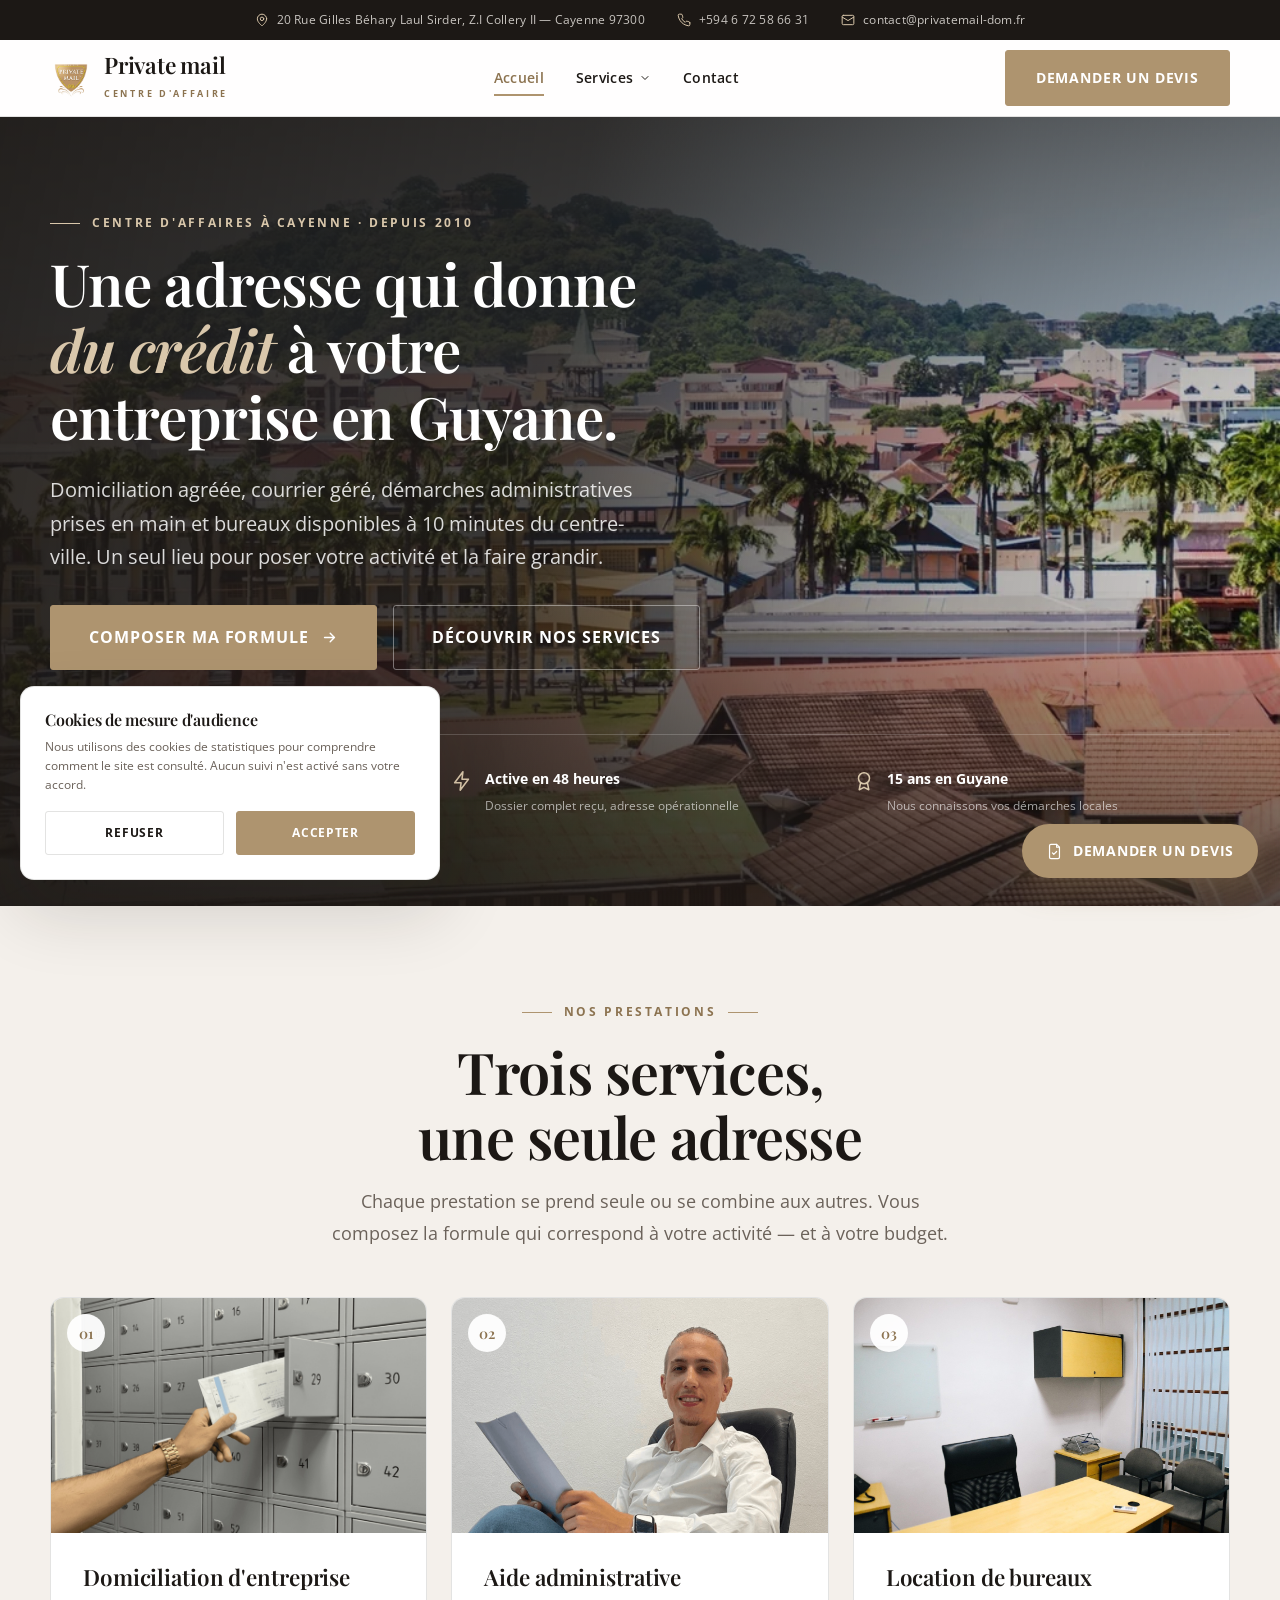
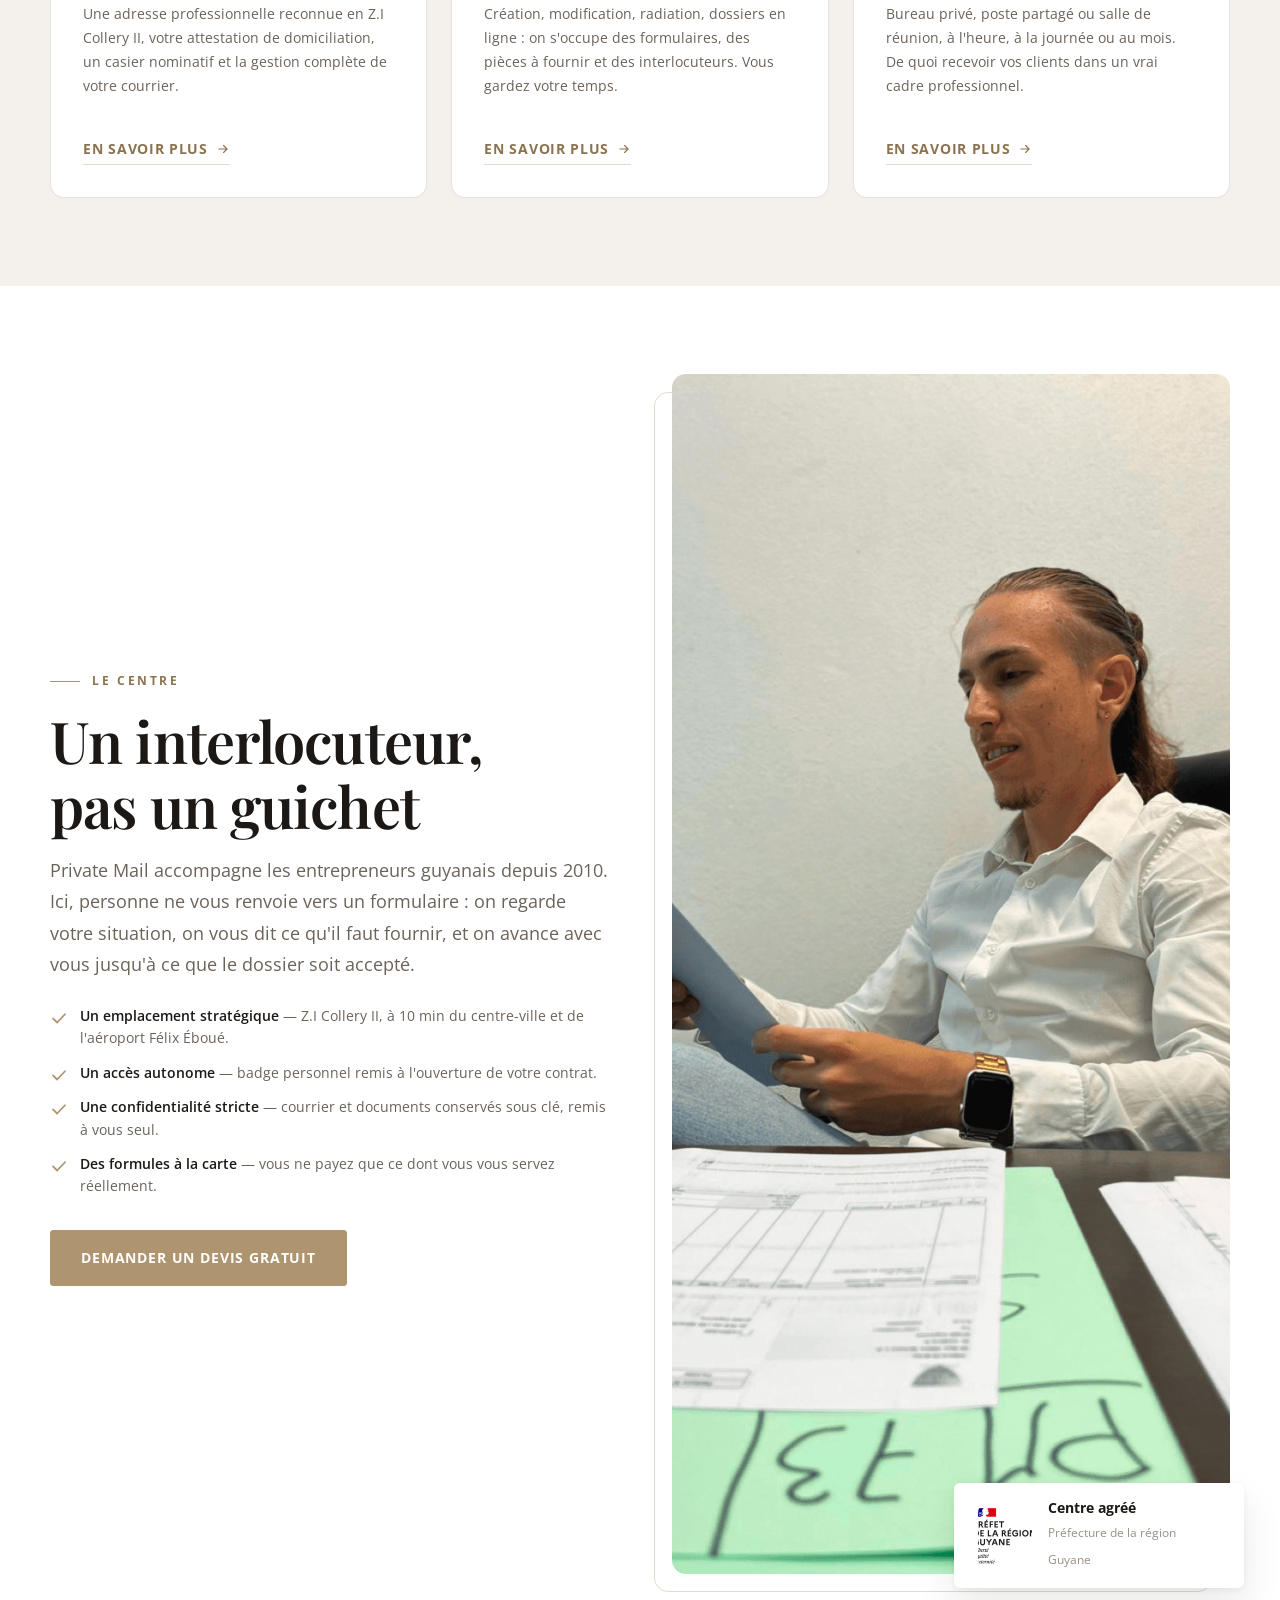
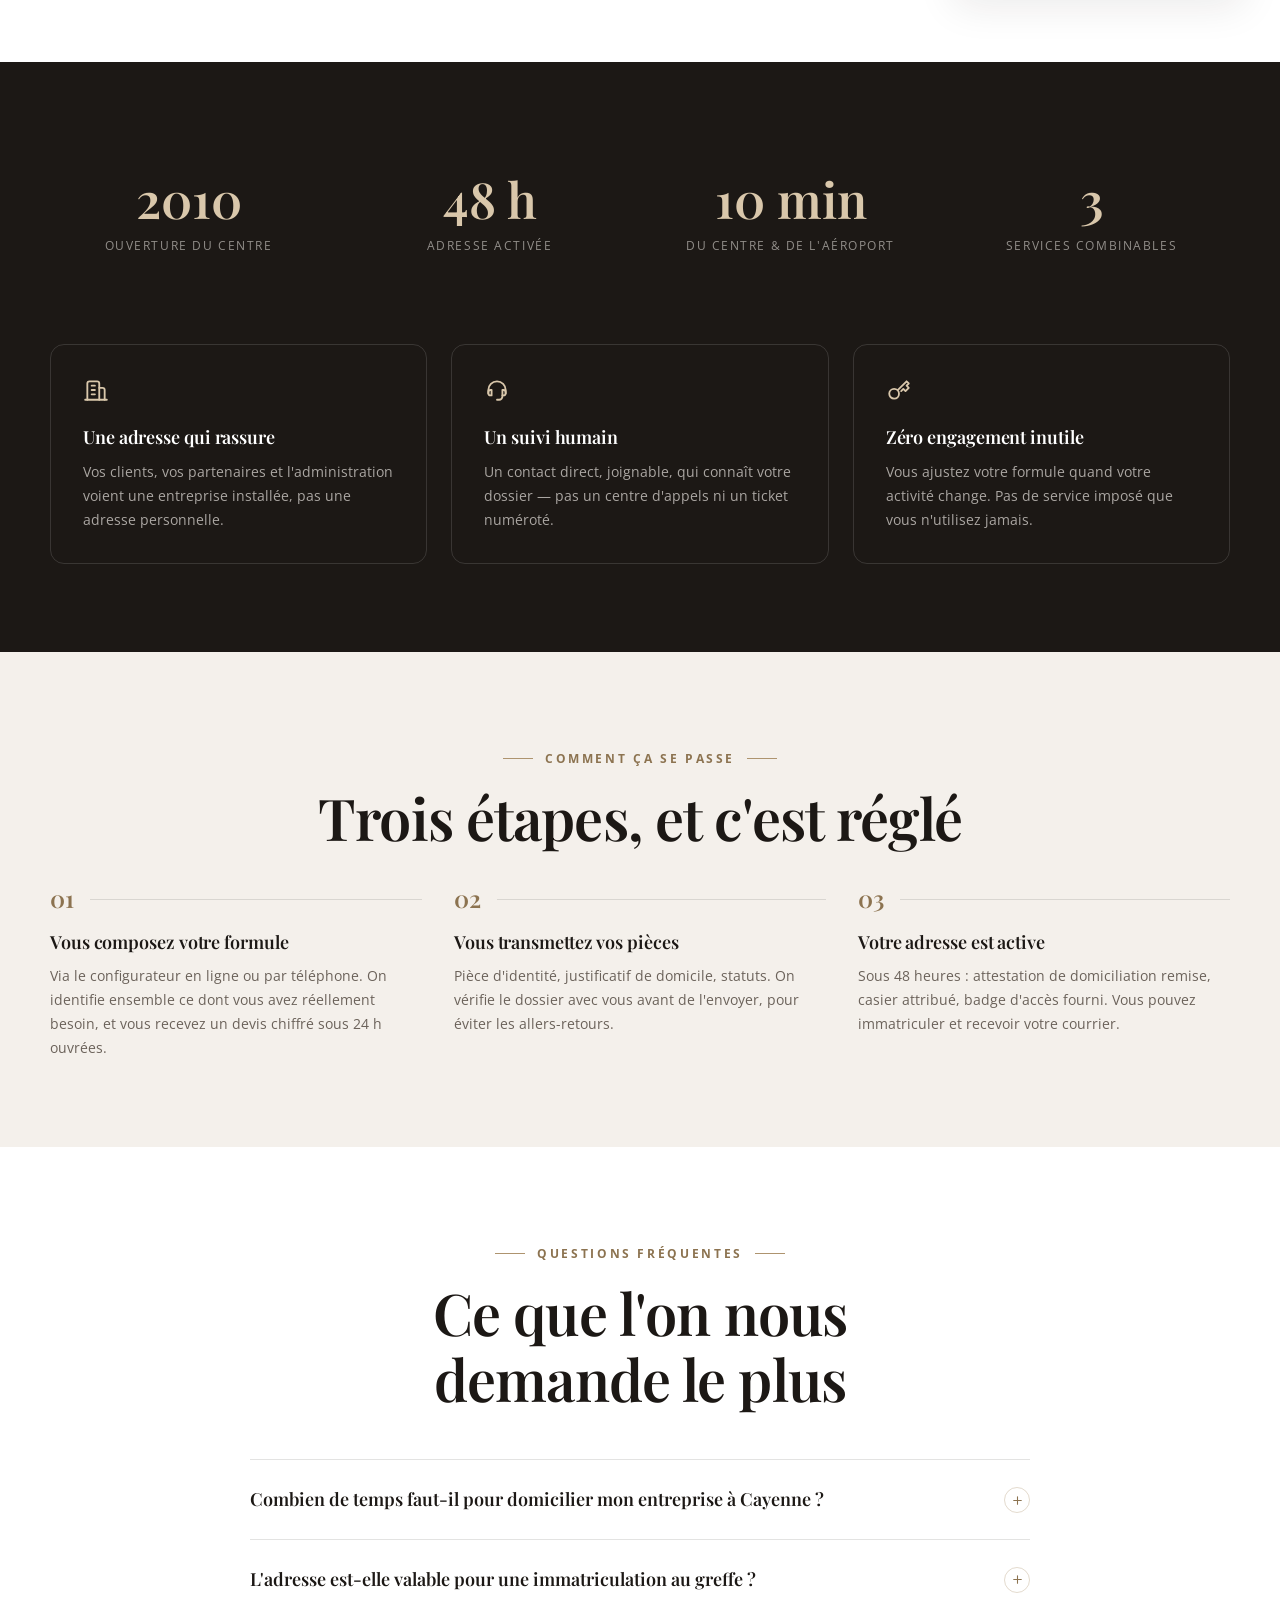
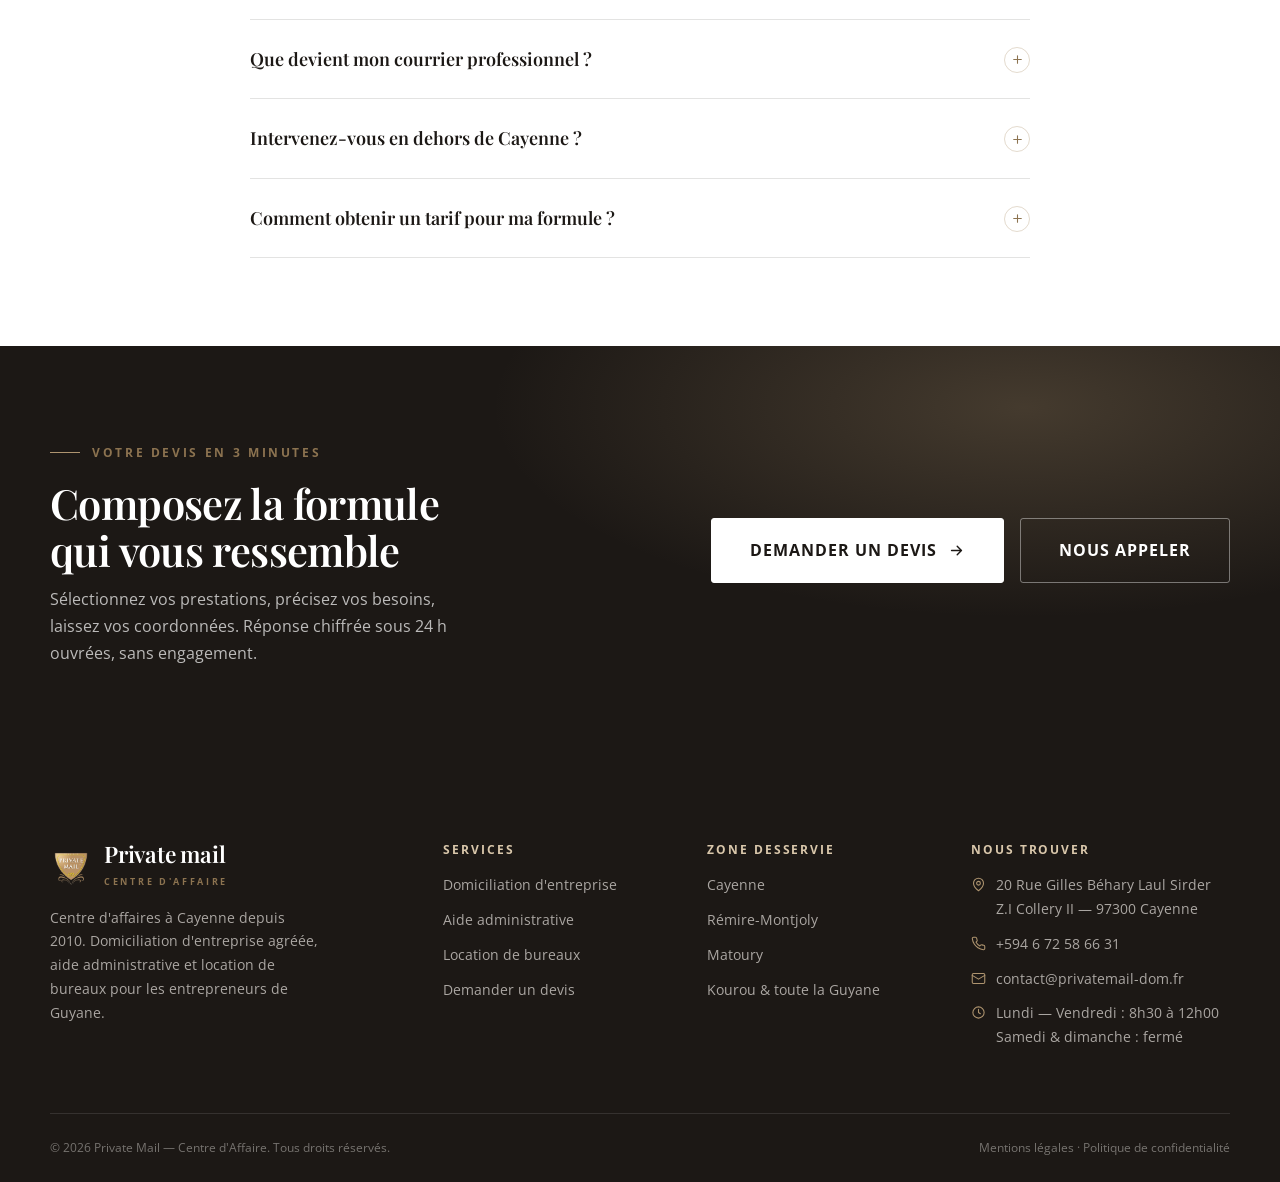
<file: index.html>
<!DOCTYPE html>
<html lang="fr">
<head>
<meta charset="utf-8">
<meta name="viewport" content="width=device-width, initial-scale=1">
<title>Private Mail — Domiciliation d'entreprise à Cayenne</title>
<meta name="description" content="Centre d'affaires à Cayenne depuis 2010 : domiciliation d'entreprise agréée, aide administrative et location de bureaux en Guyane. Devis gratuit sous 24 h.">
<link rel="canonical" href="https://privatemail-dom.fr/">
<meta name="theme-color" content="#1C1815">
<link rel="icon" href="favicon.png" type="image/png">

<meta property="og:type" content="website">
<meta property="og:locale" content="fr_FR">
<meta property="og:site_name" content="Private Mail — Centre d'Affaire">
<meta property="og:title" content="Private Mail — Domiciliation d'entreprise à Cayenne">
<meta property="og:description" content="Domiciliation agréée, aide administrative et location de bureaux à Cayenne. Adresse professionnelle active en 48 h.">
<meta property="og:url" content="https://privatemail-dom.fr/">
<meta property="og:image" content="https://privatemail-dom.fr/ville-cayenne-guyane.webp">

<link rel="preconnect" href="https://fonts.googleapis.com">
<link rel="preconnect" href="https://fonts.gstatic.com" crossorigin>
<link href="https://fonts.googleapis.com/css2?family=Playfair+Display:ital,wght@0,500;0,600;1,500&family=Open+Sans:wght@400;600;700&display=swap" rel="stylesheet">
<link rel="stylesheet" href="style.css">

<script type="application/ld+json">
{
  "@context": "https://schema.org",
  "@type": "ProfessionalService",
  "@id": "https://privatemail-dom.fr/#business",
  "name": "Private Mail — Centre d'Affaire",
  "description": "Centre d'affaires à Cayenne : domiciliation d'entreprise agréée par la Préfecture de la région Guyane, aide administrative et location de bureaux privés ou partagés.",
  "url": "https://privatemail-dom.fr/",
  "logo": "https://privatemail-dom.fr/logo-private-mail.png",
  "image": "https://privatemail-dom.fr/salle-courrier-private-mail-cayenne.jpg",
  "telephone": "+594672586631",
  "email": "contact@privatemail-dom.fr",
  "priceRange": "$$",
  "foundingDate": "2010",
  "address": {
    "@type": "PostalAddress",
    "streetAddress": "20 Rue Gilles Béhary Laul Sirder, Z.I Collery II",
    "addressLocality": "Cayenne",
    "postalCode": "97300",
    "addressRegion": "Guyane",
    "addressCountry": "GF"
  },
  "areaServed": [
    { "@type": "City", "name": "Cayenne" },
    { "@type": "City", "name": "Rémire-Montjoly" },
    { "@type": "City", "name": "Matoury" },
    { "@type": "City", "name": "Kourou" },
    { "@type": "AdministrativeArea", "name": "Guyane" }
  ],
  "openingHoursSpecification": [{
    "@type": "OpeningHoursSpecification",
    "dayOfWeek": ["Monday", "Tuesday", "Wednesday", "Thursday", "Friday"],
    "opens": "08:30",
    "closes": "12:00"
  }],
  "hasOfferCatalog": {
    "@type": "OfferCatalog",
    "name": "Services Private Mail",
    "itemListElement": [
      { "@type": "Offer", "itemOffered": { "@type": "Service", "name": "Domiciliation d'entreprise à Cayenne", "url": "https://privatemail-dom.fr/domiciliation.html" } },
      { "@type": "Offer", "itemOffered": { "@type": "Service", "name": "Aide administrative aux entreprises", "url": "https://privatemail-dom.fr/aide-administrative.html" } },
      { "@type": "Offer", "itemOffered": { "@type": "Service", "name": "Location de bureaux à Cayenne", "url": "https://privatemail-dom.fr/location-bureaux.html" } }
    ]
  }
}
</script>
<script type="application/ld+json">
{
  "@context": "https://schema.org",
  "@type": "FAQPage",
  "mainEntity": [
    {
      "@type": "Question",
      "name": "Combien de temps faut-il pour domicilier mon entreprise à Cayenne ?",
      "acceptedAnswer": { "@type": "Answer", "text": "Votre adresse est active sous 48 heures après réception du dossier complet : pièce d'identité en cours de validité, justificatif de domicile personnel et statuts de l'entreprise. Vous recevez immédiatement votre attestation de domiciliation à joindre à votre immatriculation." }
    },
    {
      "@type": "Question",
      "name": "L'adresse de Private Mail est-elle valable pour une immatriculation au greffe ?",
      "acceptedAnswer": { "@type": "Answer", "text": "Oui. Private Mail est un centre de domiciliation agréé par la Préfecture de la région Guyane. L'adresse du 20 Rue Gilles Béhary Laul Sirder, Z.I Collery II à Cayenne est reconnue pour toute immatriculation légale en Guyane, en société comme en entreprise individuelle." }
    },
    {
      "@type": "Question",
      "name": "Que devient mon courrier professionnel ?",
      "acceptedAnswer": { "@type": "Answer", "text": "Votre courrier est réceptionné dans un casier nominatif sécurisé auquel vous accédez librement grâce au badge fourni. Sur demande, nous vous notifions à chaque arrivée, numérisons vos plis ou les réexpédions à l'adresse de votre choix." }
    },
    {
      "@type": "Question",
      "name": "Intervenez-vous en dehors de Cayenne ?",
      "acceptedAnswer": { "@type": "Answer", "text": "Le centre est situé à Cayenne, en zone industrielle Collery II, à 10 minutes du centre-ville et de l'aéroport. Nous accompagnons des entrepreneurs de toute la Guyane : Rémire-Montjoly, Matoury, Kourou et le reste du territoire, la plupart des démarches se faisant à distance." }
    },
    {
      "@type": "Question",
      "name": "Comment obtenir un tarif pour ma formule ?",
      "acceptedAnswer": { "@type": "Answer", "text": "Les formules sont composées à la carte selon vos besoins réels. Remplissez le configurateur de devis en trois étapes : nous vous adressons une proposition chiffrée personnalisée sous 24 heures ouvrées, sans engagement." }
    }
  ]
}
</script>
<script src="main.js" defer></script>
</head>
<body>
<a class="skip-link" href="#main">Aller au contenu</a>

<!-- Barre d'informations -->
<div class="topbar">
  <div class="wrap topbar__inner">
    <span class="topbar__item topbar__item--addr">
      <svg class="ico"><use href="icons.svg#i-pin"></use></svg>
      20 Rue Gilles Béhary Laul Sirder, Z.I Collery II — Cayenne 97300
    </span>
    <a class="topbar__item" href="tel:+594672586631">
      <svg class="ico"><use href="icons.svg#i-phone"></use></svg>
      +594 6 72 58 66 31
    </a>
    <a class="topbar__item" href="mailto:contact@privatemail-dom.fr">
      <svg class="ico"><use href="icons.svg#i-mail"></use></svg>
      contact@privatemail-dom.fr
    </a>
  </div>
</div>

<!-- En-tête -->
<header class="header">
  <div class="wrap header__inner">
    <a class="brand" href="index.html">
      <img src="logo-private-mail.png" alt="Logo Private Mail, centre d'affaires à Cayenne" width="42" height="37">
      <span>
        <span class="brand__name">Private mail</span>
        <span class="brand__tag">Centre d'affaire</span>
      </span>
    </a>

    <nav class="nav" aria-label="Navigation principale">
      <a class="nav__link" href="index.html" aria-current="page">Accueil</a>
      <div class="nav__group">
        <button class="nav__toggle" aria-expanded="false">
          Services
          <svg class="chev"><use href="icons.svg#i-chevron"></use></svg>
        </button>
        <div class="submenu">
          <a href="domiciliation.html">Domiciliation d'entreprise<span>Adresse professionnelle à Cayenne</span></a>
          <a href="aide-administrative.html">Aide administrative<span>Création, modification, démarches</span></a>
          <a href="location-bureaux.html">Location de bureaux<span>Bureaux privés, partagés, réunion</span></a>
        </div>
      </div>
      <a class="nav__link" href="devis.html#contact">Contact</a>
    </nav>

    <a class="btn header__cta" href="devis.html">Demander un devis</a>

    <button class="burger" aria-label="Ouvrir le menu" aria-expanded="false"><span></span></button>
  </div>
</header>

<!-- Menu mobile -->
<nav class="mobile-nav" aria-label="Navigation mobile">
  <a href="index.html">Accueil</a>
  <a href="domiciliation.html">Domiciliation</a>
  <a href="aide-administrative.html">Aide administrative</a>
  <a href="location-bureaux.html">Location de bureaux</a>
  <a href="devis.html#contact">Contact</a>
  <a class="btn btn--lg" href="devis.html">Demander un devis</a>
  <div class="mobile-nav__meta">
    Lun — Ven · 8h30 à 12h00<br>
    +594 6 72 58 66 31
  </div>
</nav>

<main id="main">

  <!-- Hero -->
  <section class="hero">
    <div class="hero__media">
      <img src="ville-cayenne-guyane.webp" alt="Vue de la ville de Cayenne en Guyane" width="1000" height="667" fetchpriority="high">
    </div>
    <div class="wrap hero__inner">
      <div class="hero__content">
        <span class="eyebrow hero__eyebrow">Centre d'affaires à Cayenne · depuis 2010</span>
        <h1>Une adresse qui donne <em>du crédit</em> à votre entreprise en Guyane.</h1>
        <p class="hero__lead">
          Domiciliation agréée, courrier géré, démarches administratives prises en main et bureaux
          disponibles à 10 minutes du centre-ville. Un seul lieu pour poser votre activité et la faire grandir.
        </p>
        <div class="hero__actions">
          <a class="btn btn--lg" href="devis.html">
            Composer ma formule
            <svg class="ico"><use href="icons.svg#i-arrow"></use></svg>
          </a>
          <a class="btn btn--lg btn--outline-light" href="#services">Découvrir nos services</a>
        </div>
      </div>

      <div class="hero__proof">
        <div class="proof-item">
          <svg class="ico"><use href="icons.svg#i-shield"></use></svg>
          <div>
            <strong>Agréé Préfecture de Guyane</strong>
            <span>Adresse valable pour toute immatriculation</span>
          </div>
        </div>
        <div class="proof-item">
          <svg class="ico"><use href="icons.svg#i-bolt"></use></svg>
          <div>
            <strong>Active en 48 heures</strong>
            <span>Dossier complet reçu, adresse opérationnelle</span>
          </div>
        </div>
        <div class="proof-item">
          <svg class="ico"><use href="icons.svg#i-award"></use></svg>
          <div>
            <strong>15 ans en Guyane</strong>
            <span>Nous connaissons vos démarches locales</span>
          </div>
        </div>
      </div>
    </div>
  </section>

  <!-- Services -->
  <section class="section section--cream" id="services">
    <div class="wrap">
      <div class="section-head section-head--center reveal">
        <span class="eyebrow eyebrow--center">Nos prestations</span>
        <h2>Trois services, une seule adresse</h2>
        <p class="lead lead--center">
          Chaque prestation se prend seule ou se combine aux autres. Vous composez la formule
          qui correspond à votre activité — et à votre budget.
        </p>
      </div>

      <div class="grid grid--3">
        <article class="svc reveal">
          <div class="svc__media">
            <img src="reception-courrier-domiciliation-cayenne.jpg" alt="Réception de courrier dans un casier de domiciliation à Cayenne" loading="lazy" width="800" height="500">
            <span class="svc__num">01</span>
          </div>
          <div class="svc__body">
            <h3>Domiciliation d'entreprise</h3>
            <p>
              Une adresse professionnelle reconnue en Z.I Collery II, votre attestation de
              domiciliation, un casier nominatif et la gestion complète de votre courrier.
            </p>
            <a class="link-arrow" href="domiciliation.html">
              En savoir plus
              <svg class="ico" width="14" height="14"><use href="icons.svg#i-arrow"></use></svg>
            </a>
          </div>
        </article>

        <article class="svc reveal" data-delay="1">
          <div class="svc__media">
            <img src="accompagnement-administratif-cayenne.jpg" alt="Accompagnement administratif des entrepreneurs chez Private Mail Cayenne" loading="lazy" width="800" height="500">
            <span class="svc__num">02</span>
          </div>
          <div class="svc__body">
            <h3>Aide administrative</h3>
            <p>
              Création, modification, radiation, dossiers en ligne : on s'occupe des formulaires,
              des pièces à fournir et des interlocuteurs. Vous gardez votre temps.
            </p>
            <a class="link-arrow" href="aide-administrative.html">
              En savoir plus
              <svg class="ico" width="14" height="14"><use href="icons.svg#i-arrow"></use></svg>
            </a>
          </div>
        </article>

        <article class="svc reveal" data-delay="2">
          <div class="svc__media">
            <img src="bureau-prive-location-cayenne.jpg" alt="Bureau privé équipé à louer dans le centre d'affaires de Cayenne" loading="lazy" width="800" height="500">
            <span class="svc__num">03</span>
          </div>
          <div class="svc__body">
            <h3>Location de bureaux</h3>
            <p>
              Bureau privé, poste partagé ou salle de réunion, à l'heure, à la journée ou au mois.
              De quoi recevoir vos clients dans un vrai cadre professionnel.
            </p>
            <a class="link-arrow" href="location-bureaux.html">
              En savoir plus
              <svg class="ico" width="14" height="14"><use href="icons.svg#i-arrow"></use></svg>
            </a>
          </div>
        </article>
      </div>
    </div>
  </section>

  <!-- Le centre -->
  <section class="section section--paper">
    <div class="wrap split split--reverse">
      <div class="split__media split__media--tall reveal">
        <img src="gerant-private-mail-cayenne.jpg" alt="L'équipe de Private Mail accompagne un entrepreneur dans ses démarches à Cayenne" loading="lazy" width="900" height="1200">
        <div class="badge-float">
          <img src="agrement-prefecture-guyane.png" alt="Agrément de la Préfecture de la région Guyane" width="54" height="48" loading="lazy">
          <div>
            <strong>Centre agréé</strong>
            <span>Préfecture de la région Guyane</span>
          </div>
        </div>
      </div>
      <div class="reveal" data-delay="1">
        <span class="eyebrow">Le centre</span>
        <h2>Un interlocuteur, pas un guichet</h2>
        <p class="lead">
          Private Mail accompagne les entrepreneurs guyanais depuis 2010. Ici, personne ne vous
          renvoie vers un formulaire : on regarde votre situation, on vous dit ce qu'il faut fournir,
          et on avance avec vous jusqu'à ce que le dossier soit accepté.
        </p>
        <ul class="checklist">
          <li>
            <svg class="ico"><use href="icons.svg#i-check"></use></svg>
            <span><strong>Un emplacement stratégique</strong> — Z.I Collery II, à 10 min du centre-ville et de l'aéroport Félix Éboué.</span>
          </li>
          <li>
            <svg class="ico"><use href="icons.svg#i-check"></use></svg>
            <span><strong>Un accès autonome</strong> — badge personnel remis à l'ouverture de votre contrat.</span>
          </li>
          <li>
            <svg class="ico"><use href="icons.svg#i-check"></use></svg>
            <span><strong>Une confidentialité stricte</strong> — courrier et documents conservés sous clé, remis à vous seul.</span>
          </li>
          <li>
            <svg class="ico"><use href="icons.svg#i-check"></use></svg>
            <span><strong>Des formules à la carte</strong> — vous ne payez que ce dont vous vous servez réellement.</span>
          </li>
        </ul>
        <p style="margin-top:var(--s-6)">
          <a class="btn" href="devis.html">Demander un devis gratuit</a>
        </p>
      </div>
    </div>
  </section>

  <!-- Chiffres + arguments -->
  <section class="section section--ink">
    <div class="wrap">
      <div class="stats reveal">
        <div class="stat"><span class="stat__n">2010</span><span class="stat__l">Ouverture du centre</span></div>
        <div class="stat"><span class="stat__n">48 h</span><span class="stat__l">Adresse activée</span></div>
        <div class="stat"><span class="stat__n">10 min</span><span class="stat__l">Du centre &amp; de l'aéroport</span></div>
        <div class="stat"><span class="stat__n">3</span><span class="stat__l">Services combinables</span></div>
      </div>

      <div class="grid grid--3" style="margin-top:var(--s-8)">
        <div class="feat reveal">
          <svg class="ico"><use href="icons.svg#i-building"></use></svg>
          <h3>Une adresse qui rassure</h3>
          <p>Vos clients, vos partenaires et l'administration voient une entreprise installée, pas une adresse personnelle.</p>
        </div>
        <div class="feat reveal" data-delay="1">
          <svg class="ico"><use href="icons.svg#i-support"></use></svg>
          <h3>Un suivi humain</h3>
          <p>Un contact direct, joignable, qui connaît votre dossier — pas un centre d'appels ni un ticket numéroté.</p>
        </div>
        <div class="feat reveal" data-delay="2">
          <svg class="ico"><use href="icons.svg#i-key"></use></svg>
          <h3>Zéro engagement inutile</h3>
          <p>Vous ajustez votre formule quand votre activité change. Pas de service imposé que vous n'utilisez jamais.</p>
        </div>
      </div>
    </div>
  </section>

  <!-- Comment ça marche -->
  <section class="section section--cream">
    <div class="wrap">
      <div class="section-head section-head--center reveal">
        <span class="eyebrow eyebrow--center">Comment ça se passe</span>
        <h2>Trois étapes, et c'est réglé</h2>
      </div>
      <div class="steps">
        <div class="step reveal">
          <h3>Vous composez votre formule</h3>
          <p>Via le configurateur en ligne ou par téléphone. On identifie ensemble ce dont vous avez réellement besoin, et vous recevez un devis chiffré sous 24 h ouvrées.</p>
        </div>
        <div class="step reveal" data-delay="1">
          <h3>Vous transmettez vos pièces</h3>
          <p>Pièce d'identité, justificatif de domicile, statuts. On vérifie le dossier avec vous avant de l'envoyer, pour éviter les allers-retours.</p>
        </div>
        <div class="step reveal" data-delay="2">
          <h3>Votre adresse est active</h3>
          <p>Sous 48 heures : attestation de domiciliation remise, casier attribué, badge d'accès fourni. Vous pouvez immatriculer et recevoir votre courrier.</p>
        </div>
      </div>
    </div>
  </section>

  <!-- FAQ -->
  <section class="section section--paper">
    <div class="wrap-narrow">
      <div class="section-head section-head--center reveal">
        <span class="eyebrow eyebrow--center">Questions fréquentes</span>
        <h2>Ce que l'on nous demande le plus</h2>
      </div>

      <div class="faq reveal">
        <div class="faq__item">
          <button class="faq__q" aria-expanded="false">
            Combien de temps faut-il pour domicilier mon entreprise à Cayenne ?
            <span class="sign"><svg><use href="icons.svg#i-plus"></use></svg></span>
          </button>
          <div class="faq__a"><div><p>Votre adresse est active sous 48 heures après réception du dossier complet : pièce d'identité en cours de validité, justificatif de domicile personnel et statuts de l'entreprise. Vous recevez immédiatement votre attestation de domiciliation à joindre à votre immatriculation.</p></div></div>
        </div>
        <div class="faq__item">
          <button class="faq__q" aria-expanded="false">
            L'adresse est-elle valable pour une immatriculation au greffe ?
            <span class="sign"><svg><use href="icons.svg#i-plus"></use></svg></span>
          </button>
          <div class="faq__a"><div><p>Oui. Private Mail est un centre de domiciliation agréé par la Préfecture de la région Guyane. L'adresse du 20 Rue Gilles Béhary Laul Sirder, Z.I Collery II à Cayenne est reconnue pour toute immatriculation légale en Guyane, en société comme en entreprise individuelle.</p></div></div>
        </div>
        <div class="faq__item">
          <button class="faq__q" aria-expanded="false">
            Que devient mon courrier professionnel ?
            <span class="sign"><svg><use href="icons.svg#i-plus"></use></svg></span>
          </button>
          <div class="faq__a"><div><p>Votre courrier est réceptionné dans un casier nominatif sécurisé auquel vous accédez librement grâce au badge fourni. Sur demande, nous vous notifions à chaque arrivée, numérisons vos plis ou les réexpédions à l'adresse de votre choix.</p></div></div>
        </div>
        <div class="faq__item">
          <button class="faq__q" aria-expanded="false">
            Intervenez-vous en dehors de Cayenne ?
            <span class="sign"><svg><use href="icons.svg#i-plus"></use></svg></span>
          </button>
          <div class="faq__a"><div><p>Le centre est situé à Cayenne, en zone industrielle Collery II, à 10 minutes du centre-ville et de l'aéroport. Nous accompagnons des entrepreneurs de toute la Guyane — Rémire-Montjoly, Matoury, Kourou et le reste du territoire — la plupart des démarches se faisant à distance.</p></div></div>
        </div>
        <div class="faq__item">
          <button class="faq__q" aria-expanded="false">
            Comment obtenir un tarif pour ma formule ?
            <span class="sign"><svg><use href="icons.svg#i-plus"></use></svg></span>
          </button>
          <div class="faq__a"><div><p>Les formules sont composées à la carte selon vos besoins réels. Remplissez le configurateur de devis en trois étapes : nous vous adressons une proposition chiffrée personnalisée sous 24 heures ouvrées, sans engagement.</p></div></div>
        </div>
      </div>
    </div>
  </section>

  <!-- CTA -->
  <section class="cta-band">
    <div class="wrap cta-band__inner">
      <div class="reveal">
        <span class="eyebrow">Votre devis en 3 minutes</span>
        <h2>Composez la formule qui vous ressemble</h2>
        <p>Sélectionnez vos prestations, précisez vos besoins, laissez vos coordonnées. Réponse chiffrée sous 24 h ouvrées, sans engagement.</p>
      </div>
      <div class="cta-band__actions reveal" data-delay="1">
        <a class="btn btn--light btn--lg" href="devis.html">
          Demander un devis
          <svg class="ico"><use href="icons.svg#i-arrow"></use></svg>
        </a>
        <a class="btn btn--outline-light btn--lg" href="tel:+594672586631">Nous appeler</a>
      </div>
    </div>
  </section>

</main>

<!-- Pied de page -->
<footer class="footer">
  <div class="wrap">
    <div class="footer__top">
      <div>
        <a class="brand" href="index.html">
          <img src="logo-private-mail.png" alt="" width="42" height="37">
          <span>
            <span class="brand__name">Private mail</span>
            <span class="brand__tag">Centre d'affaire</span>
          </span>
        </a>
        <p class="footer__about">
          Centre d'affaires à Cayenne depuis 2010. Domiciliation d'entreprise agréée,
          aide administrative et location de bureaux pour les entrepreneurs de Guyane.
        </p>
      </div>

      <div>
        <h4>Services</h4>
        <ul>
          <li><a href="domiciliation.html">Domiciliation d'entreprise</a></li>
          <li><a href="aide-administrative.html">Aide administrative</a></li>
          <li><a href="location-bureaux.html">Location de bureaux</a></li>
          <li><a href="devis.html">Demander un devis</a></li>
        </ul>
      </div>

      <div>
        <h4>Zone desservie</h4>
        <ul>
          <li>Cayenne</li>
          <li>Rémire-Montjoly</li>
          <li>Matoury</li>
          <li>Kourou &amp; toute la Guyane</li>
        </ul>
      </div>

      <div>
        <h4>Nous trouver</h4>
        <div class="footer__nap">
          <div>
            <svg class="ico"><use href="icons.svg#i-pin"></use></svg>
            <span>20 Rue Gilles Béhary Laul Sirder<br>Z.I Collery II — 97300 Cayenne</span>
          </div>
          <div>
            <svg class="ico"><use href="icons.svg#i-phone"></use></svg>
            <a href="tel:+594672586631">+594 6 72 58 66 31</a>
          </div>
          <div>
            <svg class="ico"><use href="icons.svg#i-mail"></use></svg>
            <a href="mailto:contact@privatemail-dom.fr">contact@privatemail-dom.fr</a>
          </div>
          <div>
            <svg class="ico"><use href="icons.svg#i-clock"></use></svg>
            <span>Lundi — Vendredi : 8h30 à 12h00<br>Samedi &amp; dimanche : fermé</span>
          </div>
        </div>
      </div>
    </div>

    <div class="footer__bottom">
      <span>© 2026 Private Mail — Centre d'Affaire. Tous droits réservés.</span>
      <span><a href="#">Mentions légales</a> · <a href="#">Politique de confidentialité</a></span>
    </div>
  </div>
</footer>

<!-- Action permanente -->
<div class="fab">
  <a class="fab__main" href="devis.html">
    <svg class="ico"><use href="icons.svg#i-quote"></use></svg>
    Demander un devis
  </a>
  <a class="fab__call" href="tel:+594672586631" aria-label="Appeler Private Mail">
    <svg class="ico"><use href="icons.svg#i-phone"></use></svg>
  </a>
</div>

<!-- Consentement cookies -->
<div class="cookie" role="dialog" aria-label="Consentement aux cookies">
  <h4>Cookies de mesure d'audience</h4>
  <p>Nous utilisons des cookies de statistiques pour comprendre comment le site est consulté. Aucun suivi n'est activé sans votre accord.</p>
  <div class="cookie__actions">
    <button class="btn btn--ghost" data-consent="denied">Refuser</button>
    <button class="btn" data-consent="granted">Accepter</button>
  </div>
</div>

</body>
</html>
</file>
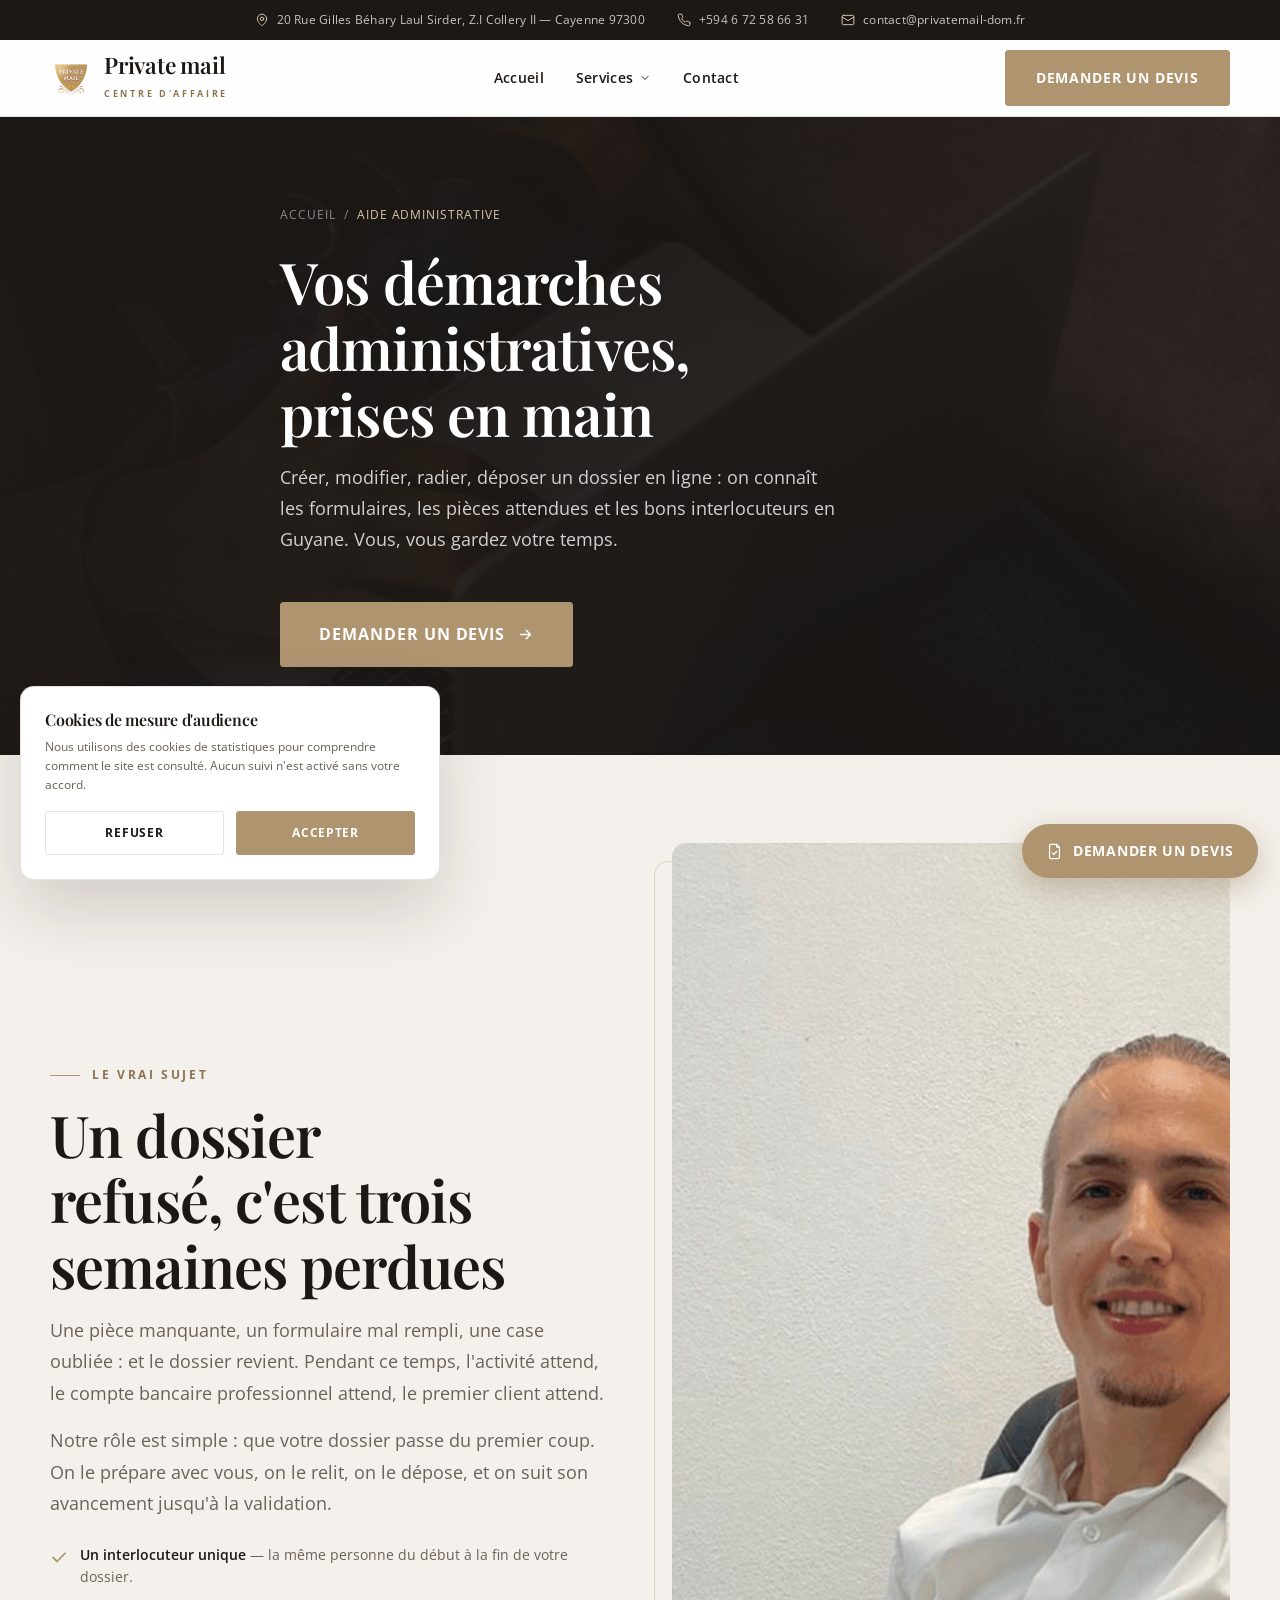
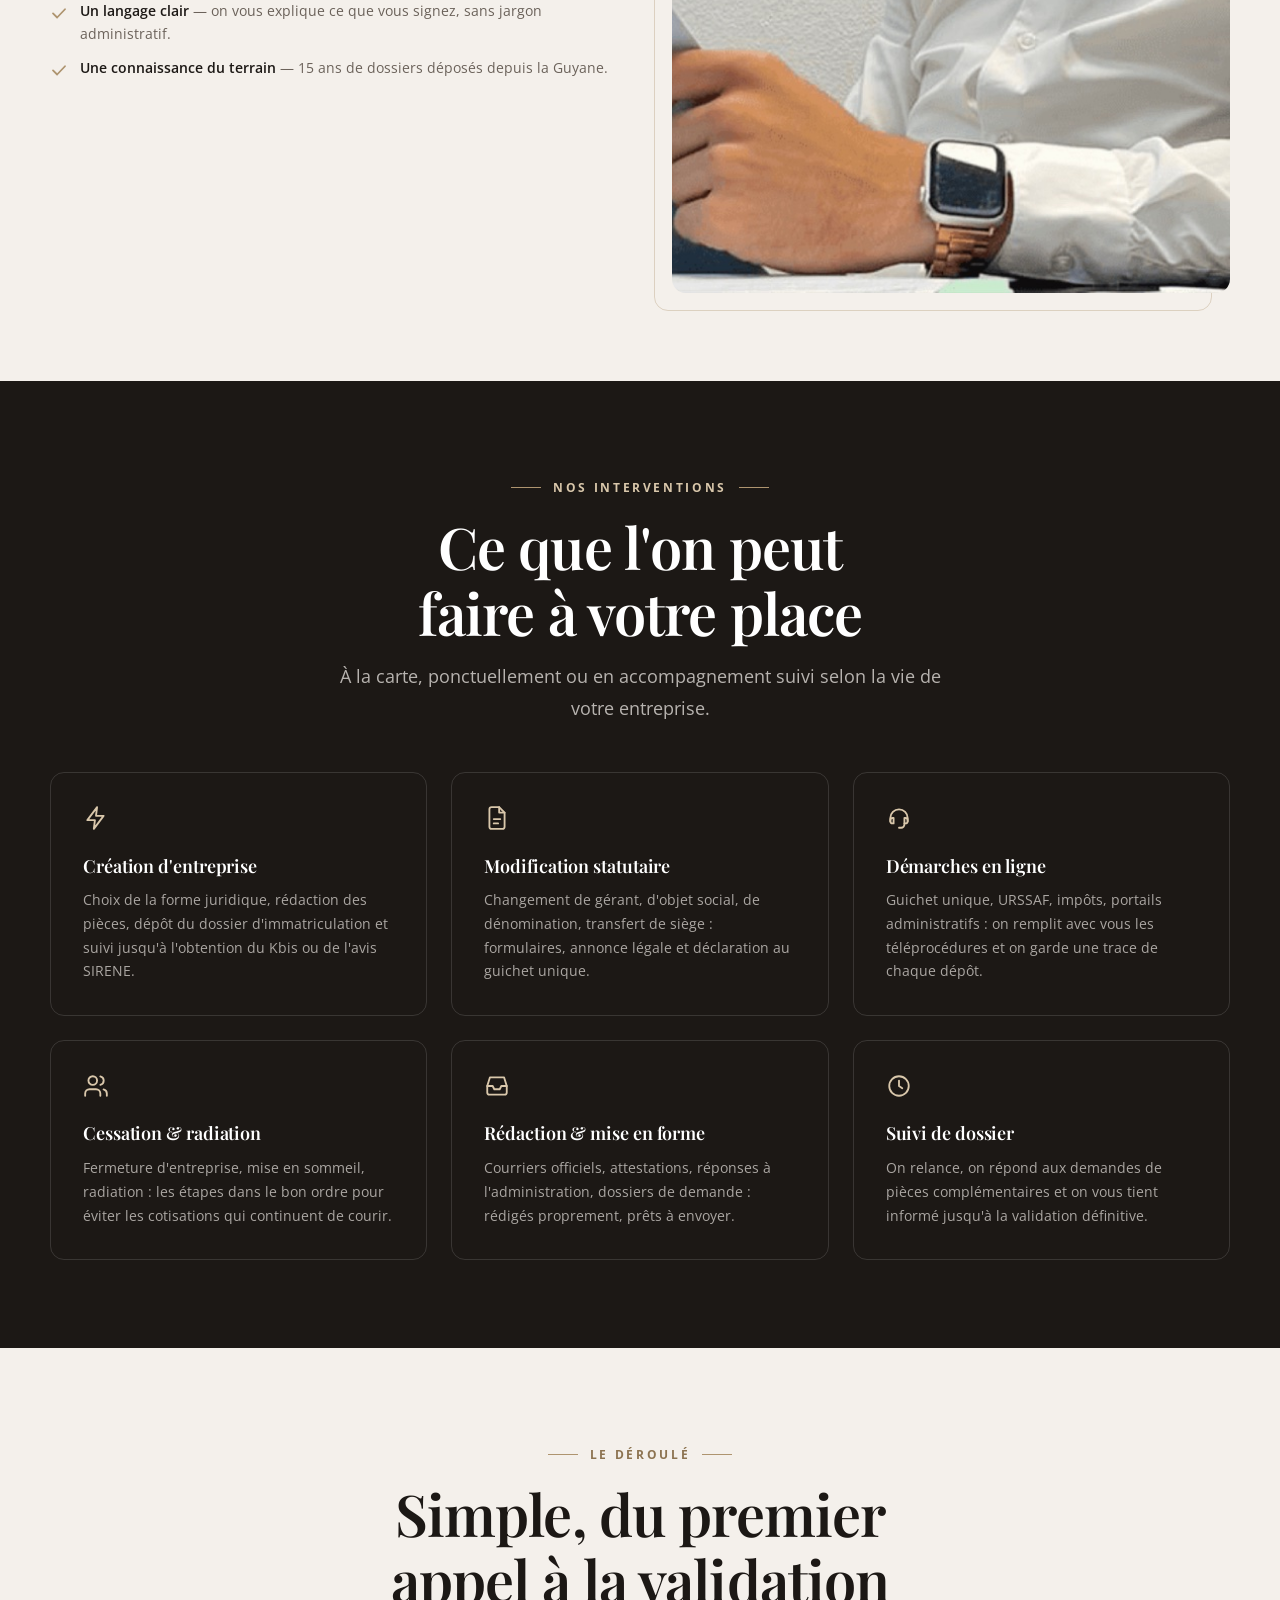
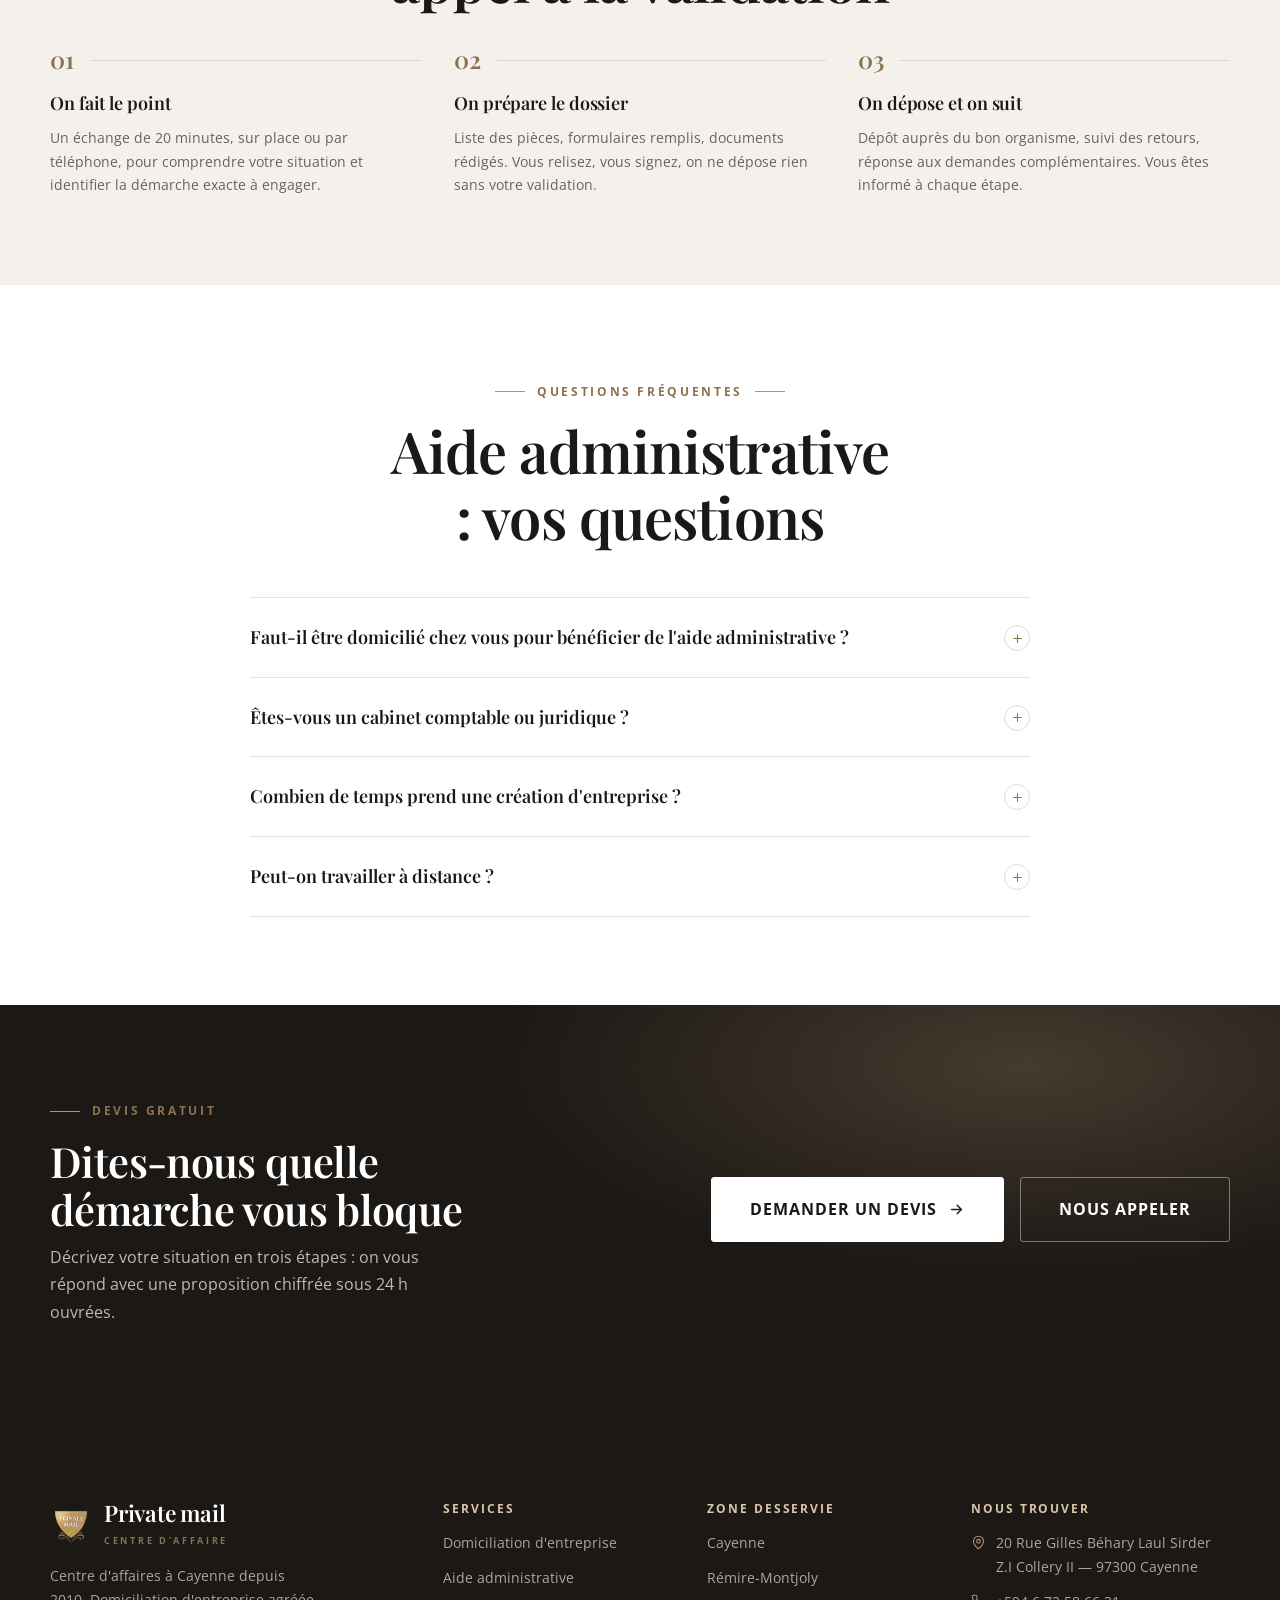
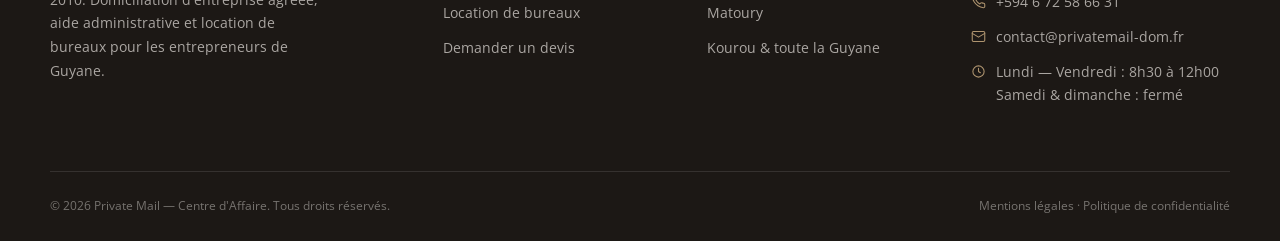
<file: aide-administrative.html>
<!DOCTYPE html>
<html lang="fr">
<head>
<meta charset="utf-8">
<meta name="viewport" content="width=device-width, initial-scale=1">
<title>Aide administrative aux entreprises à Cayenne — Private Mail</title>
<meta name="description" content="Création, modification, radiation, dossiers en ligne : Private Mail accompagne les entrepreneurs de Cayenne et de Guyane dans toutes leurs démarches administratives.">
<link rel="canonical" href="https://privatemail-dom.fr/aide-administrative.html">
<meta name="theme-color" content="#1C1815">
<link rel="icon" href="favicon.png" type="image/png">

<meta property="og:type" content="article">
<meta property="og:locale" content="fr_FR">
<meta property="og:site_name" content="Private Mail — Centre d'Affaire">
<meta property="og:title" content="Aide administrative aux entreprises à Cayenne — Private Mail">
<meta property="og:description" content="Un accompagnement humain pour créer, modifier ou gérer votre entreprise en Guyane. Devis gratuit sous 24 h.">
<meta property="og:url" content="https://privatemail-dom.fr/aide-administrative.html">
<meta property="og:image" content="https://privatemail-dom.fr/accompagnement-administratif-cayenne.jpg">

<link rel="preconnect" href="https://fonts.googleapis.com">
<link rel="preconnect" href="https://fonts.gstatic.com" crossorigin>
<link href="https://fonts.googleapis.com/css2?family=Playfair+Display:ital,wght@0,500;0,600;1,500&family=Open+Sans:wght@400;600;700&display=swap" rel="stylesheet">
<link rel="stylesheet" href="style.css">

<script type="application/ld+json">
{
  "@context": "https://schema.org",
  "@type": "Service",
  "name": "Aide administrative aux entreprises",
  "serviceType": "Accompagnement administratif",
  "url": "https://privatemail-dom.fr/aide-administrative.html",
  "description": "Accompagnement des entrepreneurs de Guyane dans la création, la modification et la gestion administrative de leur entreprise : formulaires, pièces justificatives, dépôts en ligne.",
  "provider": { "@id": "https://privatemail-dom.fr/#business" },
  "areaServed": [
    { "@type": "City", "name": "Cayenne" },
    { "@type": "AdministrativeArea", "name": "Guyane" }
  ],
  "offers": { "@type": "Offer", "availability": "https://schema.org/InStock", "url": "https://privatemail-dom.fr/devis.html?service=administratif" }
}
</script>
<script type="application/ld+json">
{
  "@context": "https://schema.org",
  "@type": "BreadcrumbList",
  "itemListElement": [
    { "@type": "ListItem", "position": 1, "name": "Accueil", "item": "https://privatemail-dom.fr/" },
    { "@type": "ListItem", "position": 2, "name": "Aide administrative", "item": "https://privatemail-dom.fr/aide-administrative.html" }
  ]
}
</script>
<script src="main.js" defer></script>
</head>
<body>
<a class="skip-link" href="#main">Aller au contenu</a>

<div class="topbar">
  <div class="wrap topbar__inner">
    <span class="topbar__item topbar__item--addr">
      <svg class="ico"><use href="icons.svg#i-pin"></use></svg>
      20 Rue Gilles Béhary Laul Sirder, Z.I Collery II — Cayenne 97300
    </span>
    <a class="topbar__item" href="tel:+594672586631">
      <svg class="ico"><use href="icons.svg#i-phone"></use></svg>
      +594 6 72 58 66 31
    </a>
    <a class="topbar__item" href="mailto:contact@privatemail-dom.fr">
      <svg class="ico"><use href="icons.svg#i-mail"></use></svg>
      contact@privatemail-dom.fr
    </a>
  </div>
</div>

<header class="header">
  <div class="wrap header__inner">
    <a class="brand" href="index.html">
      <img src="logo-private-mail.png" alt="Logo Private Mail, centre d'affaires à Cayenne" width="42" height="37">
      <span>
        <span class="brand__name">Private mail</span>
        <span class="brand__tag">Centre d'affaire</span>
      </span>
    </a>
    <nav class="nav" aria-label="Navigation principale">
      <a class="nav__link" href="index.html">Accueil</a>
      <div class="nav__group">
        <button class="nav__toggle" aria-expanded="false">
          Services
          <svg class="chev"><use href="icons.svg#i-chevron"></use></svg>
        </button>
        <div class="submenu">
          <a href="domiciliation.html">Domiciliation d'entreprise<span>Adresse professionnelle à Cayenne</span></a>
          <a href="aide-administrative.html">Aide administrative<span>Création, modification, démarches</span></a>
          <a href="location-bureaux.html">Location de bureaux<span>Bureaux privés, partagés, réunion</span></a>
        </div>
      </div>
      <a class="nav__link" href="devis.html#contact">Contact</a>
    </nav>
    <a class="btn header__cta" href="devis.html?service=administratif">Demander un devis</a>
    <button class="burger" aria-label="Ouvrir le menu" aria-expanded="false"><span></span></button>
  </div>
</header>

<nav class="mobile-nav" aria-label="Navigation mobile">
  <a href="index.html">Accueil</a>
  <a href="domiciliation.html">Domiciliation</a>
  <a href="aide-administrative.html">Aide administrative</a>
  <a href="location-bureaux.html">Location de bureaux</a>
  <a href="devis.html#contact">Contact</a>
  <a class="btn btn--lg" href="devis.html?service=administratif">Demander un devis</a>
  <div class="mobile-nav__meta">Lun — Ven · 8h30 à 12h00<br>+594 6 72 58 66 31</div>
</nav>

<main id="main">

  <section class="pagehero">
    <div class="pagehero__media">
      <img src="entrepreneur-demarches-en-ligne.jpg" alt="Entrepreneur réalisant ses démarches administratives en ligne" width="1200" height="1800">
    </div>
    <div class="wrap pagehero__inner">
      <nav class="breadcrumb" aria-label="Fil d'ariane">
        <a href="index.html">Accueil</a> <span>/</span> <span aria-current="page">Aide administrative</span>
      </nav>
      <h1>Vos démarches administratives, prises en main</h1>
      <p>
        Créer, modifier, radier, déposer un dossier en ligne : on connaît les formulaires,
        les pièces attendues et les bons interlocuteurs en Guyane. Vous, vous gardez votre temps.
      </p>
      <a class="btn btn--lg" href="devis.html?service=administratif">
        Demander un devis
        <svg class="ico"><use href="icons.svg#i-arrow"></use></svg>
      </a>
    </div>
  </section>

  <!-- Le problème -->
  <section class="section section--cream">
    <div class="wrap split split--reverse">
      <div class="split__media reveal">
        <img src="accompagnement-administratif-cayenne.jpg" alt="Conseiller Private Mail accompagnant un entrepreneur à Cayenne" loading="lazy" width="1400" height="1050">
      </div>
      <div class="reveal" data-delay="1">
        <span class="eyebrow">Le vrai sujet</span>
        <h2>Un dossier refusé, c'est trois semaines perdues</h2>
        <p class="lead">
          Une pièce manquante, un formulaire mal rempli, une case oubliée : et le dossier revient.
          Pendant ce temps, l'activité attend, le compte bancaire professionnel attend,
          le premier client attend.
        </p>
        <p class="lead">
          Notre rôle est simple : que votre dossier passe du premier coup. On le prépare avec vous,
          on le relit, on le dépose, et on suit son avancement jusqu'à la validation.
        </p>
        <ul class="checklist">
          <li>
            <svg class="ico"><use href="icons.svg#i-check"></use></svg>
            <span><strong>Un interlocuteur unique</strong> — la même personne du début à la fin de votre dossier.</span>
          </li>
          <li>
            <svg class="ico"><use href="icons.svg#i-check"></use></svg>
            <span><strong>Un langage clair</strong> — on vous explique ce que vous signez, sans jargon administratif.</span>
          </li>
          <li>
            <svg class="ico"><use href="icons.svg#i-check"></use></svg>
            <span><strong>Une connaissance du terrain</strong> — 15 ans de dossiers déposés depuis la Guyane.</span>
          </li>
        </ul>
      </div>
    </div>
  </section>

  <!-- Prestations -->
  <section class="section section--ink">
    <div class="wrap">
      <div class="section-head section-head--center reveal">
        <span class="eyebrow eyebrow--center">Nos interventions</span>
        <h2>Ce que l'on peut faire à votre place</h2>
        <p class="lead lead--center">
          À la carte, ponctuellement ou en accompagnement suivi selon la vie de votre entreprise.
        </p>
      </div>
      <div class="grid grid--3">
        <div class="feat reveal">
          <svg class="ico"><use href="icons.svg#i-bolt"></use></svg>
          <h3>Création d'entreprise</h3>
          <p>Choix de la forme juridique, rédaction des pièces, dépôt du dossier d'immatriculation et suivi jusqu'à l'obtention du Kbis ou de l'avis SIRENE.</p>
        </div>
        <div class="feat reveal" data-delay="1">
          <svg class="ico"><use href="icons.svg#i-file"></use></svg>
          <h3>Modification statutaire</h3>
          <p>Changement de gérant, d'objet social, de dénomination, transfert de siège : formulaires, annonce légale et déclaration au guichet unique.</p>
        </div>
        <div class="feat reveal" data-delay="2">
          <svg class="ico"><use href="icons.svg#i-support"></use></svg>
          <h3>Démarches en ligne</h3>
          <p>Guichet unique, URSSAF, impôts, portails administratifs : on remplit avec vous les téléprocédures et on garde une trace de chaque dépôt.</p>
        </div>
        <div class="feat reveal">
          <svg class="ico"><use href="icons.svg#i-users"></use></svg>
          <h3>Cessation &amp; radiation</h3>
          <p>Fermeture d'entreprise, mise en sommeil, radiation : les étapes dans le bon ordre pour éviter les cotisations qui continuent de courir.</p>
        </div>
        <div class="feat reveal" data-delay="1">
          <svg class="ico"><use href="icons.svg#i-inbox"></use></svg>
          <h3>Rédaction &amp; mise en forme</h3>
          <p>Courriers officiels, attestations, réponses à l'administration, dossiers de demande : rédigés proprement, prêts à envoyer.</p>
        </div>
        <div class="feat reveal" data-delay="2">
          <svg class="ico"><use href="icons.svg#i-clock"></use></svg>
          <h3>Suivi de dossier</h3>
          <p>On relance, on répond aux demandes de pièces complémentaires et on vous tient informé jusqu'à la validation définitive.</p>
        </div>
      </div>
    </div>
  </section>

  <!-- Déroulé -->
  <section class="section section--cream">
    <div class="wrap">
      <div class="section-head section-head--center reveal">
        <span class="eyebrow eyebrow--center">Le déroulé</span>
        <h2>Simple, du premier appel à la validation</h2>
      </div>
      <div class="steps">
        <div class="step reveal">
          <h3>On fait le point</h3>
          <p>Un échange de 20 minutes, sur place ou par téléphone, pour comprendre votre situation et identifier la démarche exacte à engager.</p>
        </div>
        <div class="step reveal" data-delay="1">
          <h3>On prépare le dossier</h3>
          <p>Liste des pièces, formulaires remplis, documents rédigés. Vous relisez, vous signez, on ne dépose rien sans votre validation.</p>
        </div>
        <div class="step reveal" data-delay="2">
          <h3>On dépose et on suit</h3>
          <p>Dépôt auprès du bon organisme, suivi des retours, réponse aux demandes complémentaires. Vous êtes informé à chaque étape.</p>
        </div>
      </div>
    </div>
  </section>

  <!-- FAQ -->
  <section class="section section--paper">
    <div class="wrap-narrow">
      <div class="section-head section-head--center reveal">
        <span class="eyebrow eyebrow--center">Questions fréquentes</span>
        <h2>Aide administrative : vos questions</h2>
      </div>
      <div class="faq reveal">
        <div class="faq__item">
          <button class="faq__q" aria-expanded="false">
            Faut-il être domicilié chez vous pour bénéficier de l'aide administrative ?
            <span class="sign"><svg><use href="icons.svg#i-plus"></use></svg></span>
          </button>
          <div class="faq__a"><div><p>Non. L'aide administrative est un service indépendant : vous pouvez y faire appel même si votre siège social est ailleurs. Les deux services se combinent simplement bien, la domiciliation et la création d'entreprise se jouant souvent en même temps.</p></div></div>
        </div>
        <div class="faq__item">
          <button class="faq__q" aria-expanded="false">
            Êtes-vous un cabinet comptable ou juridique ?
            <span class="sign"><svg><use href="icons.svg#i-plus"></use></svg></span>
          </button>
          <div class="faq__a"><div><p>Non, et nous ne nous substituons ni à votre expert-comptable ni à un avocat. Nous prenons en charge la partie administrative : formulaires, pièces justificatives, dépôts et suivi. Lorsqu'une question relève du conseil comptable ou juridique, nous vous orientons vers le bon professionnel.</p></div></div>
        </div>
        <div class="faq__item">
          <button class="faq__q" aria-expanded="false">
            Combien de temps prend une création d'entreprise ?
            <span class="sign"><svg><use href="icons.svg#i-plus"></use></svg></span>
          </button>
          <div class="faq__a"><div><p>Le dossier se prépare généralement en quelques jours une fois les pièces réunies. Le délai de traitement dépend ensuite de l'organisme concerné et de la forme juridique choisie. Un dossier complet et correct dès le premier dépôt reste le meilleur moyen de gagner du temps.</p></div></div>
        </div>
        <div class="faq__item">
          <button class="faq__q" aria-expanded="false">
            Peut-on travailler à distance ?
            <span class="sign"><svg><use href="icons.svg#i-plus"></use></svg></span>
          </button>
          <div class="faq__a"><div><p>Oui. La majorité des démarches se traitent par email et par téléphone, ce qui nous permet d'accompagner des entrepreneurs de Rémire-Montjoly, Matoury, Kourou et de toute la Guyane. Seule la signature de certains documents peut demander un passage au centre.</p></div></div>
        </div>
      </div>
    </div>
  </section>

  <section class="cta-band">
    <div class="wrap cta-band__inner">
      <div class="reveal">
        <span class="eyebrow">Devis gratuit</span>
        <h2>Dites-nous quelle démarche vous bloque</h2>
        <p>Décrivez votre situation en trois étapes : on vous répond avec une proposition chiffrée sous 24 h ouvrées.</p>
      </div>
      <div class="cta-band__actions reveal" data-delay="1">
        <a class="btn btn--light btn--lg" href="devis.html?service=administratif">
          Demander un devis
          <svg class="ico"><use href="icons.svg#i-arrow"></use></svg>
        </a>
        <a class="btn btn--outline-light btn--lg" href="tel:+594672586631">Nous appeler</a>
      </div>
    </div>
  </section>

</main>

<footer class="footer">
  <div class="wrap">
    <div class="footer__top">
      <div>
        <a class="brand" href="index.html">
          <img src="logo-private-mail.png" alt="" width="42" height="37">
          <span>
            <span class="brand__name">Private mail</span>
            <span class="brand__tag">Centre d'affaire</span>
          </span>
        </a>
        <p class="footer__about">
          Centre d'affaires à Cayenne depuis 2010. Domiciliation d'entreprise agréée,
          aide administrative et location de bureaux pour les entrepreneurs de Guyane.
        </p>
      </div>
      <div>
        <h4>Services</h4>
        <ul>
          <li><a href="domiciliation.html">Domiciliation d'entreprise</a></li>
          <li><a href="aide-administrative.html">Aide administrative</a></li>
          <li><a href="location-bureaux.html">Location de bureaux</a></li>
          <li><a href="devis.html">Demander un devis</a></li>
        </ul>
      </div>
      <div>
        <h4>Zone desservie</h4>
        <ul>
          <li>Cayenne</li>
          <li>Rémire-Montjoly</li>
          <li>Matoury</li>
          <li>Kourou &amp; toute la Guyane</li>
        </ul>
      </div>
      <div>
        <h4>Nous trouver</h4>
        <div class="footer__nap">
          <div>
            <svg class="ico"><use href="icons.svg#i-pin"></use></svg>
            <span>20 Rue Gilles Béhary Laul Sirder<br>Z.I Collery II — 97300 Cayenne</span>
          </div>
          <div>
            <svg class="ico"><use href="icons.svg#i-phone"></use></svg>
            <a href="tel:+594672586631">+594 6 72 58 66 31</a>
          </div>
          <div>
            <svg class="ico"><use href="icons.svg#i-mail"></use></svg>
            <a href="mailto:contact@privatemail-dom.fr">contact@privatemail-dom.fr</a>
          </div>
          <div>
            <svg class="ico"><use href="icons.svg#i-clock"></use></svg>
            <span>Lundi — Vendredi : 8h30 à 12h00<br>Samedi &amp; dimanche : fermé</span>
          </div>
        </div>
      </div>
    </div>
    <div class="footer__bottom">
      <span>© 2026 Private Mail — Centre d'Affaire. Tous droits réservés.</span>
      <span><a href="#">Mentions légales</a> · <a href="#">Politique de confidentialité</a></span>
    </div>
  </div>
</footer>

<div class="fab">
  <a class="fab__main" href="devis.html?service=administratif">
    <svg class="ico"><use href="icons.svg#i-quote"></use></svg>
    Demander un devis
  </a>
  <a class="fab__call" href="tel:+594672586631" aria-label="Appeler Private Mail">
    <svg class="ico"><use href="icons.svg#i-phone"></use></svg>
  </a>
</div>

<div class="cookie" role="dialog" aria-label="Consentement aux cookies">
  <h4>Cookies de mesure d'audience</h4>
  <p>Nous utilisons des cookies de statistiques pour comprendre comment le site est consulté. Aucun suivi n'est activé sans votre accord.</p>
  <div class="cookie__actions">
    <button class="btn btn--ghost" data-consent="denied">Refuser</button>
    <button class="btn" data-consent="granted">Accepter</button>
  </div>
</div>

</body>
</html>
</file>
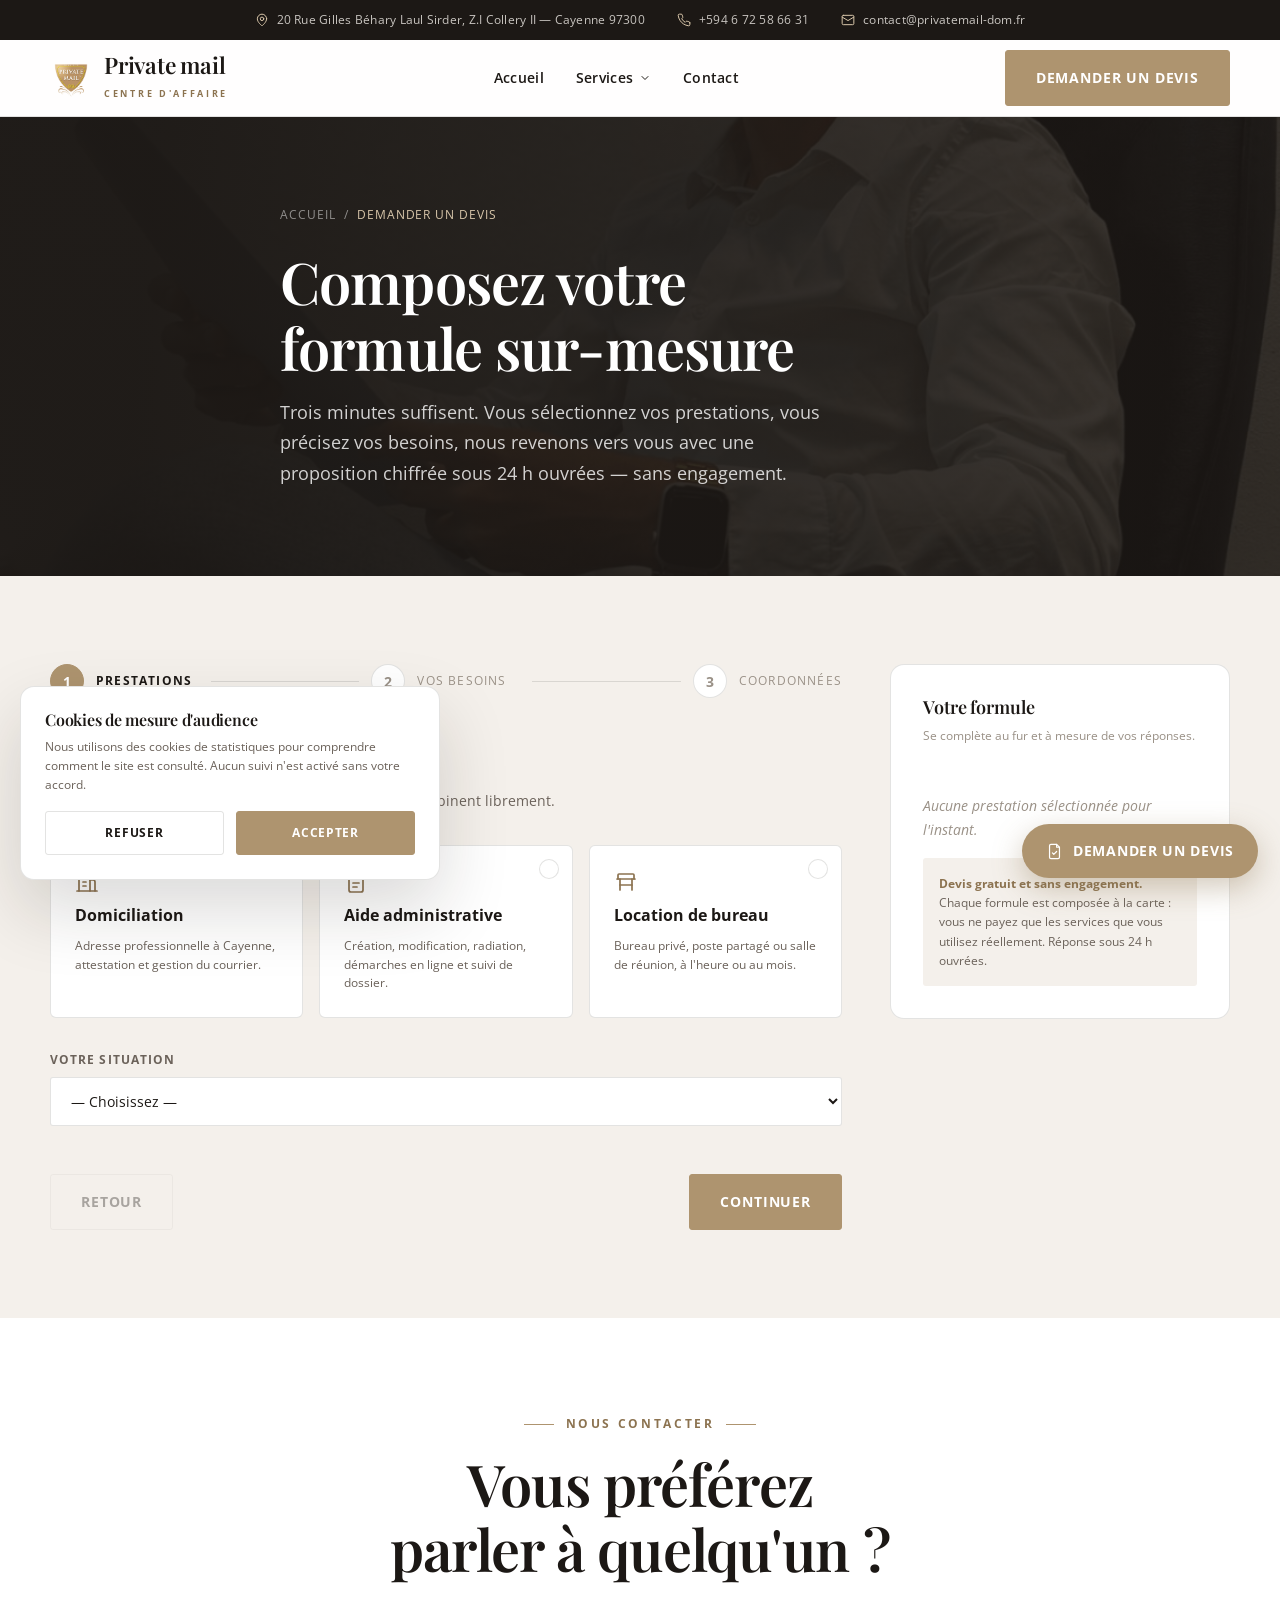
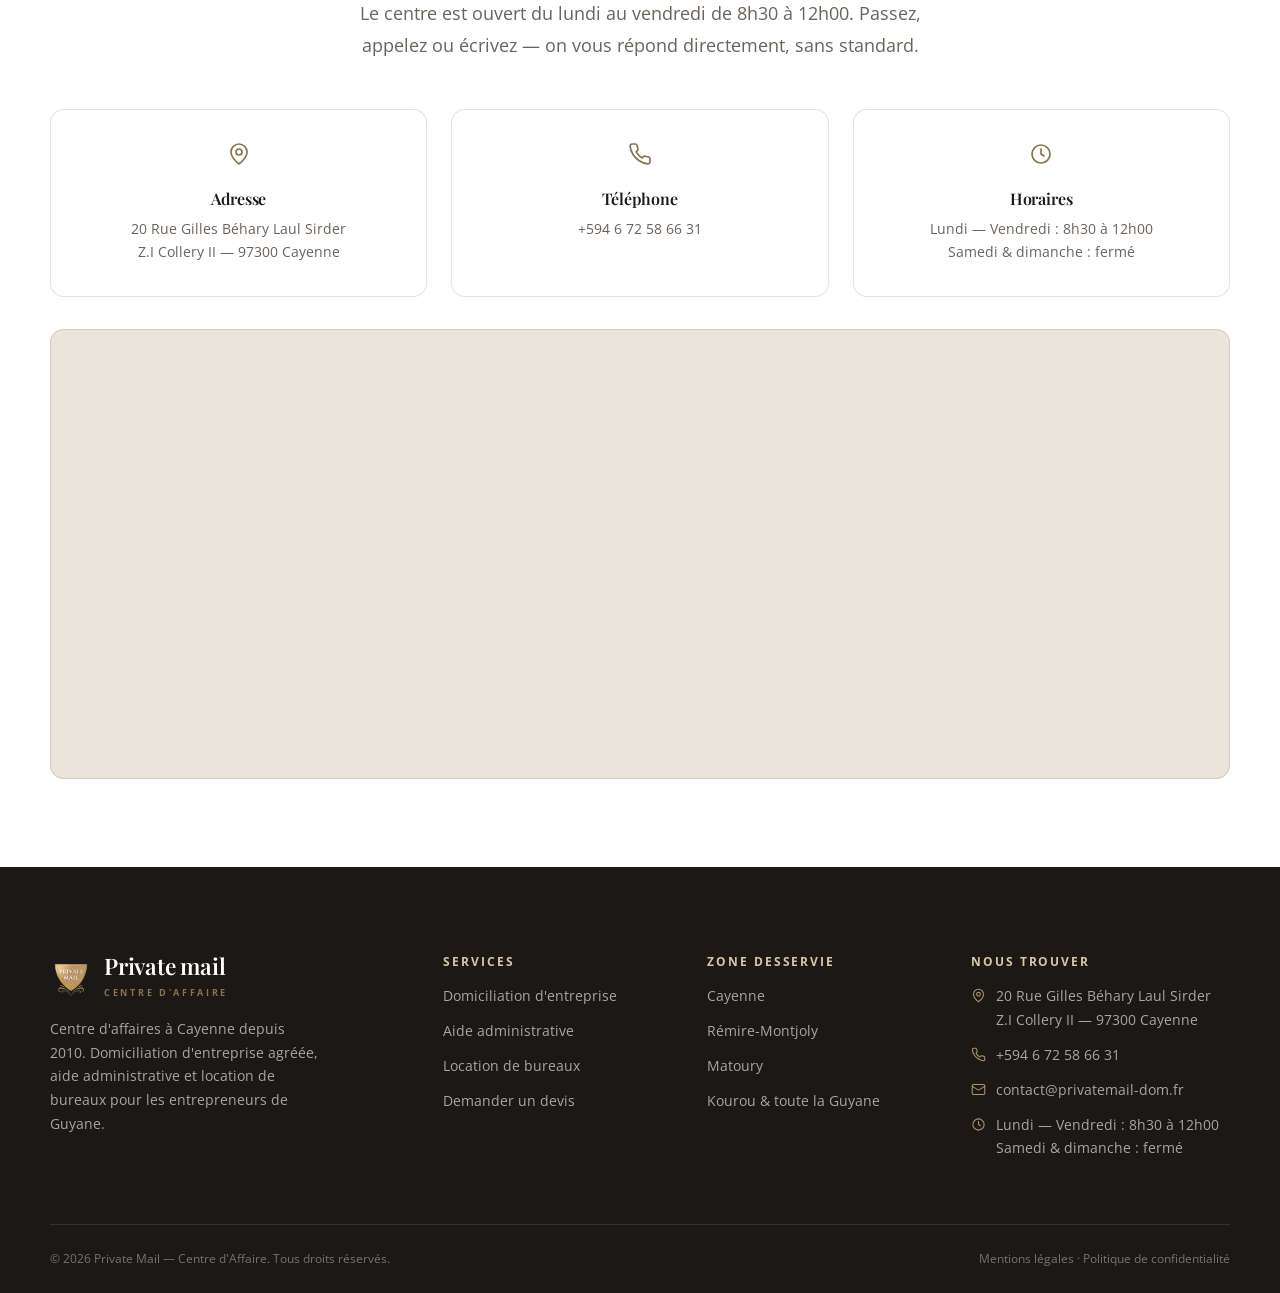
<file: devis.html>
<!DOCTYPE html>
<html lang="fr">
<head>
<meta charset="utf-8">
<meta name="viewport" content="width=device-width, initial-scale=1">
<title>Demander un devis — Private Mail, centre d'affaires à Cayenne</title>
<meta name="description" content="Composez votre formule en 3 étapes : domiciliation, aide administrative, location de bureaux à Cayenne. Devis personnalisé et gratuit sous 24 h ouvrées.">
<link rel="canonical" href="https://privatemail-dom.fr/devis.html">
<meta name="theme-color" content="#1C1815">
<link rel="icon" href="favicon.png" type="image/png">

<meta property="og:type" content="website">
<meta property="og:locale" content="fr_FR">
<meta property="og:site_name" content="Private Mail — Centre d'Affaire">
<meta property="og:title" content="Demander un devis — Private Mail, Cayenne">
<meta property="og:description" content="Composez votre formule sur-mesure en 3 étapes. Réponse chiffrée sous 24 h ouvrées, sans engagement.">
<meta property="og:url" content="https://privatemail-dom.fr/devis.html">
<meta property="og:image" content="https://privatemail-dom.fr/gerant-private-mail-cayenne.jpg">

<link rel="preconnect" href="https://fonts.googleapis.com">
<link rel="preconnect" href="https://fonts.gstatic.com" crossorigin>
<link href="https://fonts.googleapis.com/css2?family=Playfair+Display:ital,wght@0,500;0,600;1,500&family=Open+Sans:wght@400;600;700&display=swap" rel="stylesheet">
<link rel="stylesheet" href="style.css">

<script type="application/ld+json">
{
  "@context": "https://schema.org",
  "@type": "ContactPage",
  "name": "Demander un devis — Private Mail",
  "url": "https://privatemail-dom.fr/devis.html",
  "about": { "@id": "https://privatemail-dom.fr/#business" },
  "mainEntity": {
    "@type": "ProfessionalService",
    "@id": "https://privatemail-dom.fr/#business",
    "name": "Private Mail — Centre d'Affaire",
    "telephone": "+594672586631",
    "email": "contact@privatemail-dom.fr",
    "address": {
      "@type": "PostalAddress",
      "streetAddress": "20 Rue Gilles Béhary Laul Sirder, Z.I Collery II",
      "addressLocality": "Cayenne",
      "postalCode": "97300",
      "addressRegion": "Guyane",
      "addressCountry": "GF"
    },
    "openingHoursSpecification": [{
      "@type": "OpeningHoursSpecification",
      "dayOfWeek": ["Monday", "Tuesday", "Wednesday", "Thursday", "Friday"],
      "opens": "08:30",
      "closes": "12:00"
    }]
  }
}
</script>
<script src="main.js" defer></script>
</head>
<body>
<a class="skip-link" href="#main">Aller au contenu</a>

<div class="topbar">
  <div class="wrap topbar__inner">
    <span class="topbar__item topbar__item--addr">
      <svg class="ico"><use href="icons.svg#i-pin"></use></svg>
      20 Rue Gilles Béhary Laul Sirder, Z.I Collery II — Cayenne 97300
    </span>
    <a class="topbar__item" href="tel:+594672586631">
      <svg class="ico"><use href="icons.svg#i-phone"></use></svg>
      +594 6 72 58 66 31
    </a>
    <a class="topbar__item" href="mailto:contact@privatemail-dom.fr">
      <svg class="ico"><use href="icons.svg#i-mail"></use></svg>
      contact@privatemail-dom.fr
    </a>
  </div>
</div>

<header class="header">
  <div class="wrap header__inner">
    <a class="brand" href="index.html">
      <img src="logo-private-mail.png" alt="Logo Private Mail, centre d'affaires à Cayenne" width="42" height="37">
      <span>
        <span class="brand__name">Private mail</span>
        <span class="brand__tag">Centre d'affaire</span>
      </span>
    </a>
    <nav class="nav" aria-label="Navigation principale">
      <a class="nav__link" href="index.html">Accueil</a>
      <div class="nav__group">
        <button class="nav__toggle" aria-expanded="false">
          Services
          <svg class="chev"><use href="icons.svg#i-chevron"></use></svg>
        </button>
        <div class="submenu">
          <a href="domiciliation.html">Domiciliation d'entreprise<span>Adresse professionnelle à Cayenne</span></a>
          <a href="aide-administrative.html">Aide administrative<span>Création, modification, démarches</span></a>
          <a href="location-bureaux.html">Location de bureaux<span>Bureaux privés, partagés, réunion</span></a>
        </div>
      </div>
      <a class="nav__link" href="#contact">Contact</a>
    </nav>
    <a class="btn header__cta" href="#configurateur">Demander un devis</a>
    <button class="burger" aria-label="Ouvrir le menu" aria-expanded="false"><span></span></button>
  </div>
</header>

<nav class="mobile-nav" aria-label="Navigation mobile">
  <a href="index.html">Accueil</a>
  <a href="domiciliation.html">Domiciliation</a>
  <a href="aide-administrative.html">Aide administrative</a>
  <a href="location-bureaux.html">Location de bureaux</a>
  <a href="#contact">Contact</a>
  <a class="btn btn--lg" href="#configurateur">Demander un devis</a>
  <div class="mobile-nav__meta">Lun — Ven · 8h30 à 12h00<br>+594 6 72 58 66 31</div>
</nav>

<main id="main">

  <section class="pagehero">
    <div class="pagehero__media">
      <img src="gerant-private-mail-cayenne.jpg" alt="Conseiller Private Mail préparant un devis pour un entrepreneur à Cayenne" width="1200" height="1600">
    </div>
    <div class="wrap pagehero__inner">
      <nav class="breadcrumb" aria-label="Fil d'ariane">
        <a href="index.html">Accueil</a> <span>/</span> <span aria-current="page">Demander un devis</span>
      </nav>
      <h1>Composez votre formule sur-mesure</h1>
      <p>
        Trois minutes suffisent. Vous sélectionnez vos prestations, vous précisez vos besoins,
        nous revenons vers vous avec une proposition chiffrée sous 24 h ouvrées — sans engagement.
      </p>
    </div>
  </section>

  <!-- Configurateur -->
  <section class="section section--cream" id="configurateur">
    <div class="wrap">
      <div class="quote" data-quote>

        <div>
          <!-- Progression -->
          <div class="stepper">
            <div class="stepper__item is-active">
              <span class="stepper__dot">1</span>
              <span class="stepper__label">Prestations</span>
            </div>
            <span class="stepper__bar"></span>
            <div class="stepper__item">
              <span class="stepper__dot">2</span>
              <span class="stepper__label">Vos besoins</span>
            </div>
            <span class="stepper__bar"></span>
            <div class="stepper__item">
              <span class="stepper__dot">3</span>
              <span class="stepper__label">Coordonnées</span>
            </div>
          </div>

          <form novalidate>

            <!-- Étape 1 -->
            <div class="qpanel is-active">
              <h2 class="qpanel__title">Que vous faut-il ?</h2>
              <p class="qpanel__hint">Sélectionnez une ou plusieurs prestations — elles se combinent librement.</p>

              <div class="pick pick--3">
                <div class="pick__card">
                  <input type="checkbox" id="svc-dom" name="service" value="domiciliation">
                  <label for="svc-dom">
                    <span class="mark"><svg><use href="icons.svg#i-check"></use></svg></span>
                    <svg class="ico"><use href="icons.svg#i-building"></use></svg>
                    <strong>Domiciliation</strong>
                    <span>Adresse professionnelle à Cayenne, attestation et gestion du courrier.</span>
                  </label>
                </div>
                <div class="pick__card">
                  <input type="checkbox" id="svc-adm" name="service" value="administratif">
                  <label for="svc-adm">
                    <span class="mark"><svg><use href="icons.svg#i-check"></use></svg></span>
                    <svg class="ico"><use href="icons.svg#i-file"></use></svg>
                    <strong>Aide administrative</strong>
                    <span>Création, modification, radiation, démarches en ligne et suivi de dossier.</span>
                  </label>
                </div>
                <div class="pick__card">
                  <input type="checkbox" id="svc-bur" name="service" value="bureau">
                  <label for="svc-bur">
                    <span class="mark"><svg><use href="icons.svg#i-check"></use></svg></span>
                    <svg class="ico"><use href="icons.svg#i-desk"></use></svg>
                    <strong>Location de bureau</strong>
                    <span>Bureau privé, poste partagé ou salle de réunion, à l'heure ou au mois.</span>
                  </label>
                </div>
              </div>

              <div style="margin-top:var(--s-6)">
                <div class="field">
                  <label for="q-statut">Votre situation</label>
                  <select id="q-statut" name="statut" data-recap="Situation">
                    <option value="">— Choisissez —</option>
                    <option>Je crée mon entreprise</option>
                    <option>Mon entreprise est déjà immatriculée</option>
                    <option>Je transfère mon siège social</option>
                    <option>Je suis en réflexion / je me renseigne</option>
                  </select>
                </div>
              </div>
            </div>

            <!-- Étape 2 -->
            <div class="qpanel">
              <h2 class="qpanel__title">Précisez vos besoins</h2>
              <p class="qpanel__hint">Ces informations nous permettent de chiffrer au plus juste, sans vous vendre ce dont vous n'avez pas besoin.</p>

              <div class="field">
                <label>Comment souhaitez-vous récupérer votre courrier ?</label>
              </div>
              <div class="pick pick--2" style="margin-bottom:var(--s-6)">
                <div class="pick__card">
                  <input type="radio" id="c-place" name="courrier" value="place" data-recap="Courrier">
                  <label for="c-place">
                    <span class="mark"><svg><use href="icons.svg#i-check"></use></svg></span>
                    <strong>Retrait sur place</strong>
                    <span>Je passe au centre avec mon badge quand cela m'arrange.</span>
                  </label>
                </div>
                <div class="pick__card">
                  <input type="radio" id="c-scan" name="courrier" value="scan" data-recap="Courrier">
                  <label for="c-scan">
                    <span class="mark"><svg><use href="icons.svg#i-check"></use></svg></span>
                    <strong>Numérisation</strong>
                    <span>Je reçois mes courriers scannés par email.</span>
                  </label>
                </div>
                <div class="pick__card">
                  <input type="radio" id="c-reexp" name="courrier" value="reexpedition" data-recap="Courrier">
                  <label for="c-reexp">
                    <span class="mark"><svg><use href="icons.svg#i-check"></use></svg></span>
                    <strong>Réexpédition</strong>
                    <span>Vous me renvoyez mes plis à l'adresse de mon choix.</span>
                  </label>
                </div>
                <div class="pick__card">
                  <input type="radio" id="c-ndp" name="courrier" value="ndp" data-recap="Courrier">
                  <label for="c-ndp">
                    <span class="mark"><svg><use href="icons.svg#i-check"></use></svg></span>
                    <strong>Je ne sais pas encore</strong>
                    <span>Conseillez-moi selon mon activité.</span>
                  </label>
                </div>
              </div>

              <div class="field-row">
                <div class="field">
                  <label for="q-duree">Durée envisagée</label>
                  <select id="q-duree" name="duree" data-recap="Durée">
                    <option value="">— Choisissez —</option>
                    <option>Ponctuel (quelques heures / jours)</option>
                    <option>Mensuel</option>
                    <option>Annuel</option>
                    <option>À définir ensemble</option>
                  </select>
                </div>
                <div class="field">
                  <label for="q-debut">Début souhaité</label>
                  <select id="q-debut" name="debut" data-recap="Démarrage">
                    <option value="">— Choisissez —</option>
                    <option>Dès que possible</option>
                    <option>Sous 2 semaines</option>
                    <option>Sous 1 mois</option>
                    <option>Plus tard / je me renseigne</option>
                  </select>
                </div>
              </div>

              <div class="field-row">
                <div class="field">
                  <label for="q-personnes">Nombre de personnes concernées</label>
                  <select id="q-personnes" name="personnes" data-recap="Personnes">
                    <option value="">— Choisissez —</option>
                    <option>1 personne</option>
                    <option>2 à 3 personnes</option>
                    <option>4 à 8 personnes</option>
                    <option>Plus de 8 personnes</option>
                  </select>
                </div>
                <div class="field">
                  <label for="q-forme">Forme juridique</label>
                  <select id="q-forme" name="forme" data-recap="Forme juridique">
                    <option value="">— Choisissez —</option>
                    <option>Micro-entreprise / EI</option>
                    <option>SASU / SAS</option>
                    <option>EURL / SARL</option>
                    <option>Association</option>
                    <option>Pas encore décidé</option>
                  </select>
                </div>
              </div>
            </div>

            <!-- Étape 3 -->
            <div class="qpanel">
              <h2 class="qpanel__title">Où vous joindre ?</h2>
              <p class="qpanel__hint">Nous revenons vers vous sous 24 h ouvrées avec une proposition chiffrée.</p>

              <div class="field-row">
                <div class="field">
                  <label for="q-prenom">Prénom <span class="req">*</span></label>
                  <input type="text" id="q-prenom" name="prenom" autocomplete="given-name" required data-recap="Prénom">
                </div>
                <div class="field">
                  <label for="q-nom">Nom <span class="req">*</span></label>
                  <input type="text" id="q-nom" name="nom" autocomplete="family-name" required data-recap="Nom">
                </div>
              </div>

              <div class="field-row">
                <div class="field">
                  <label for="q-email">Email <span class="req">*</span></label>
                  <input type="email" id="q-email" name="email" autocomplete="email" required data-recap="Email">
                </div>
                <div class="field">
                  <label for="q-tel">Téléphone</label>
                  <input type="tel" id="q-tel" name="telephone" autocomplete="tel" data-recap="Téléphone">
                </div>
              </div>

              <div class="field">
                <label for="q-entreprise">Nom de l'entreprise (si elle existe déjà)</label>
                <input type="text" id="q-entreprise" name="entreprise" autocomplete="organization" data-recap="Entreprise">
              </div>

              <div class="field">
                <label for="q-message">Précisions utiles</label>
                <textarea id="q-message" name="message" placeholder="Votre activité, une contrainte particulière, une question…"></textarea>
              </div>

              <div class="consent">
                <input type="checkbox" id="q-rgpd" required>
                <label for="q-rgpd">
                  J'accepte que mes informations soient utilisées pour être recontacté au sujet de ma demande.
                  Elles ne sont ni cédées ni revendues, et sont conservées le temps du traitement du dossier.
                </label>
              </div>
            </div>

            <div class="qnav">
              <button class="btn btn--ghost" type="button" data-quote-prev disabled>Retour</button>
              <button class="btn" type="button" data-quote-next>Continuer</button>
            </div>
          </form>

          <!-- Confirmation -->
          <div class="qdone">
            <div class="qdone__icon"><svg><use href="icons.svg#i-check"></use></svg></div>
            <h2>Demande envoyée, merci !</h2>
            <p class="lead lead--center">
              Nous étudions votre formule et revenons vers vous sous 24 h ouvrées avec une
              proposition chiffrée. Une urgence ? Appelez-nous directement.
            </p>
            <p style="margin-top:var(--s-6)">
              <a class="btn" href="tel:+594672586631">+594 6 72 58 66 31</a>
            </p>
            <p style="margin-top:var(--s-5);font-size:var(--t-xs);color:var(--ink-faint)">
              Maquette de démonstration — aucune donnée n'est réellement transmise.
            </p>
          </div>
        </div>

        <!-- Récapitulatif -->
        <aside class="recap">
          <h3>Votre formule</h3>
          <p class="recap__hint">Se complète au fur et à mesure de vos réponses.</p>
          <ul class="recap__list"></ul>
          <p class="recap__empty">Aucune prestation sélectionnée pour l'instant.</p>
          <div class="recap__note">
            <strong>Devis gratuit et sans engagement.</strong><br>
            Chaque formule est composée à la carte : vous ne payez que les services que vous
            utilisez réellement. Réponse sous 24 h ouvrées.
          </div>
        </aside>

      </div>
    </div>
  </section>

  <!-- Contact -->
  <section class="section section--paper" id="contact">
    <div class="wrap">
      <div class="section-head section-head--center reveal">
        <span class="eyebrow eyebrow--center">Nous contacter</span>
        <h2>Vous préférez parler à quelqu'un ?</h2>
        <p class="lead lead--center">
          Le centre est ouvert du lundi au vendredi de 8h30 à 12h00. Passez, appelez ou écrivez —
          on vous répond directement, sans standard.
        </p>
      </div>

      <div class="contact-grid reveal">
        <div class="contact-card">
          <svg class="ico"><use href="icons.svg#i-pin"></use></svg>
          <h3>Adresse</h3>
          <p>20 Rue Gilles Béhary Laul Sirder<br>Z.I Collery II — 97300 Cayenne</p>
        </div>
        <div class="contact-card">
          <svg class="ico"><use href="icons.svg#i-phone"></use></svg>
          <h3>Téléphone</h3>
          <p><a href="tel:+594672586631">+594 6 72 58 66 31</a></p>
        </div>
        <div class="contact-card">
          <svg class="ico"><use href="icons.svg#i-clock"></use></svg>
          <h3>Horaires</h3>
          <p>Lundi — Vendredi : 8h30 à 12h00<br>Samedi &amp; dimanche : fermé</p>
        </div>
      </div>

      <div class="map-frame reveal" style="margin-top:var(--s-6)">
        <iframe
          title="Plan d'accès au centre d'affaires Private Mail à Cayenne"
          src="https://www.openstreetmap.org/export/embed.html?bbox=-52.33%2C4.91%2C-52.28%2C4.95&amp;layer=mapnik"
          loading="lazy"></iframe>
      </div>
    </div>
  </section>

</main>

<footer class="footer">
  <div class="wrap">
    <div class="footer__top">
      <div>
        <a class="brand" href="index.html">
          <img src="logo-private-mail.png" alt="" width="42" height="37">
          <span>
            <span class="brand__name">Private mail</span>
            <span class="brand__tag">Centre d'affaire</span>
          </span>
        </a>
        <p class="footer__about">
          Centre d'affaires à Cayenne depuis 2010. Domiciliation d'entreprise agréée,
          aide administrative et location de bureaux pour les entrepreneurs de Guyane.
        </p>
      </div>
      <div>
        <h4>Services</h4>
        <ul>
          <li><a href="domiciliation.html">Domiciliation d'entreprise</a></li>
          <li><a href="aide-administrative.html">Aide administrative</a></li>
          <li><a href="location-bureaux.html">Location de bureaux</a></li>
          <li><a href="devis.html">Demander un devis</a></li>
        </ul>
      </div>
      <div>
        <h4>Zone desservie</h4>
        <ul>
          <li>Cayenne</li>
          <li>Rémire-Montjoly</li>
          <li>Matoury</li>
          <li>Kourou &amp; toute la Guyane</li>
        </ul>
      </div>
      <div>
        <h4>Nous trouver</h4>
        <div class="footer__nap">
          <div>
            <svg class="ico"><use href="icons.svg#i-pin"></use></svg>
            <span>20 Rue Gilles Béhary Laul Sirder<br>Z.I Collery II — 97300 Cayenne</span>
          </div>
          <div>
            <svg class="ico"><use href="icons.svg#i-phone"></use></svg>
            <a href="tel:+594672586631">+594 6 72 58 66 31</a>
          </div>
          <div>
            <svg class="ico"><use href="icons.svg#i-mail"></use></svg>
            <a href="mailto:contact@privatemail-dom.fr">contact@privatemail-dom.fr</a>
          </div>
          <div>
            <svg class="ico"><use href="icons.svg#i-clock"></use></svg>
            <span>Lundi — Vendredi : 8h30 à 12h00<br>Samedi &amp; dimanche : fermé</span>
          </div>
        </div>
      </div>
    </div>
    <div class="footer__bottom">
      <span>© 2026 Private Mail — Centre d'Affaire. Tous droits réservés.</span>
      <span><a href="#">Mentions légales</a> · <a href="#">Politique de confidentialité</a></span>
    </div>
  </div>
</footer>

<div class="fab">
  <a class="fab__main" href="#configurateur">
    <svg class="ico"><use href="icons.svg#i-quote"></use></svg>
    Demander un devis
  </a>
  <a class="fab__call" href="tel:+594672586631" aria-label="Appeler Private Mail">
    <svg class="ico"><use href="icons.svg#i-phone"></use></svg>
  </a>
</div>

<div class="cookie" role="dialog" aria-label="Consentement aux cookies">
  <h4>Cookies de mesure d'audience</h4>
  <p>Nous utilisons des cookies de statistiques pour comprendre comment le site est consulté. Aucun suivi n'est activé sans votre accord.</p>
  <div class="cookie__actions">
    <button class="btn btn--ghost" data-consent="denied">Refuser</button>
    <button class="btn" data-consent="granted">Accepter</button>
  </div>
</div>

</body>
</html>
</file>
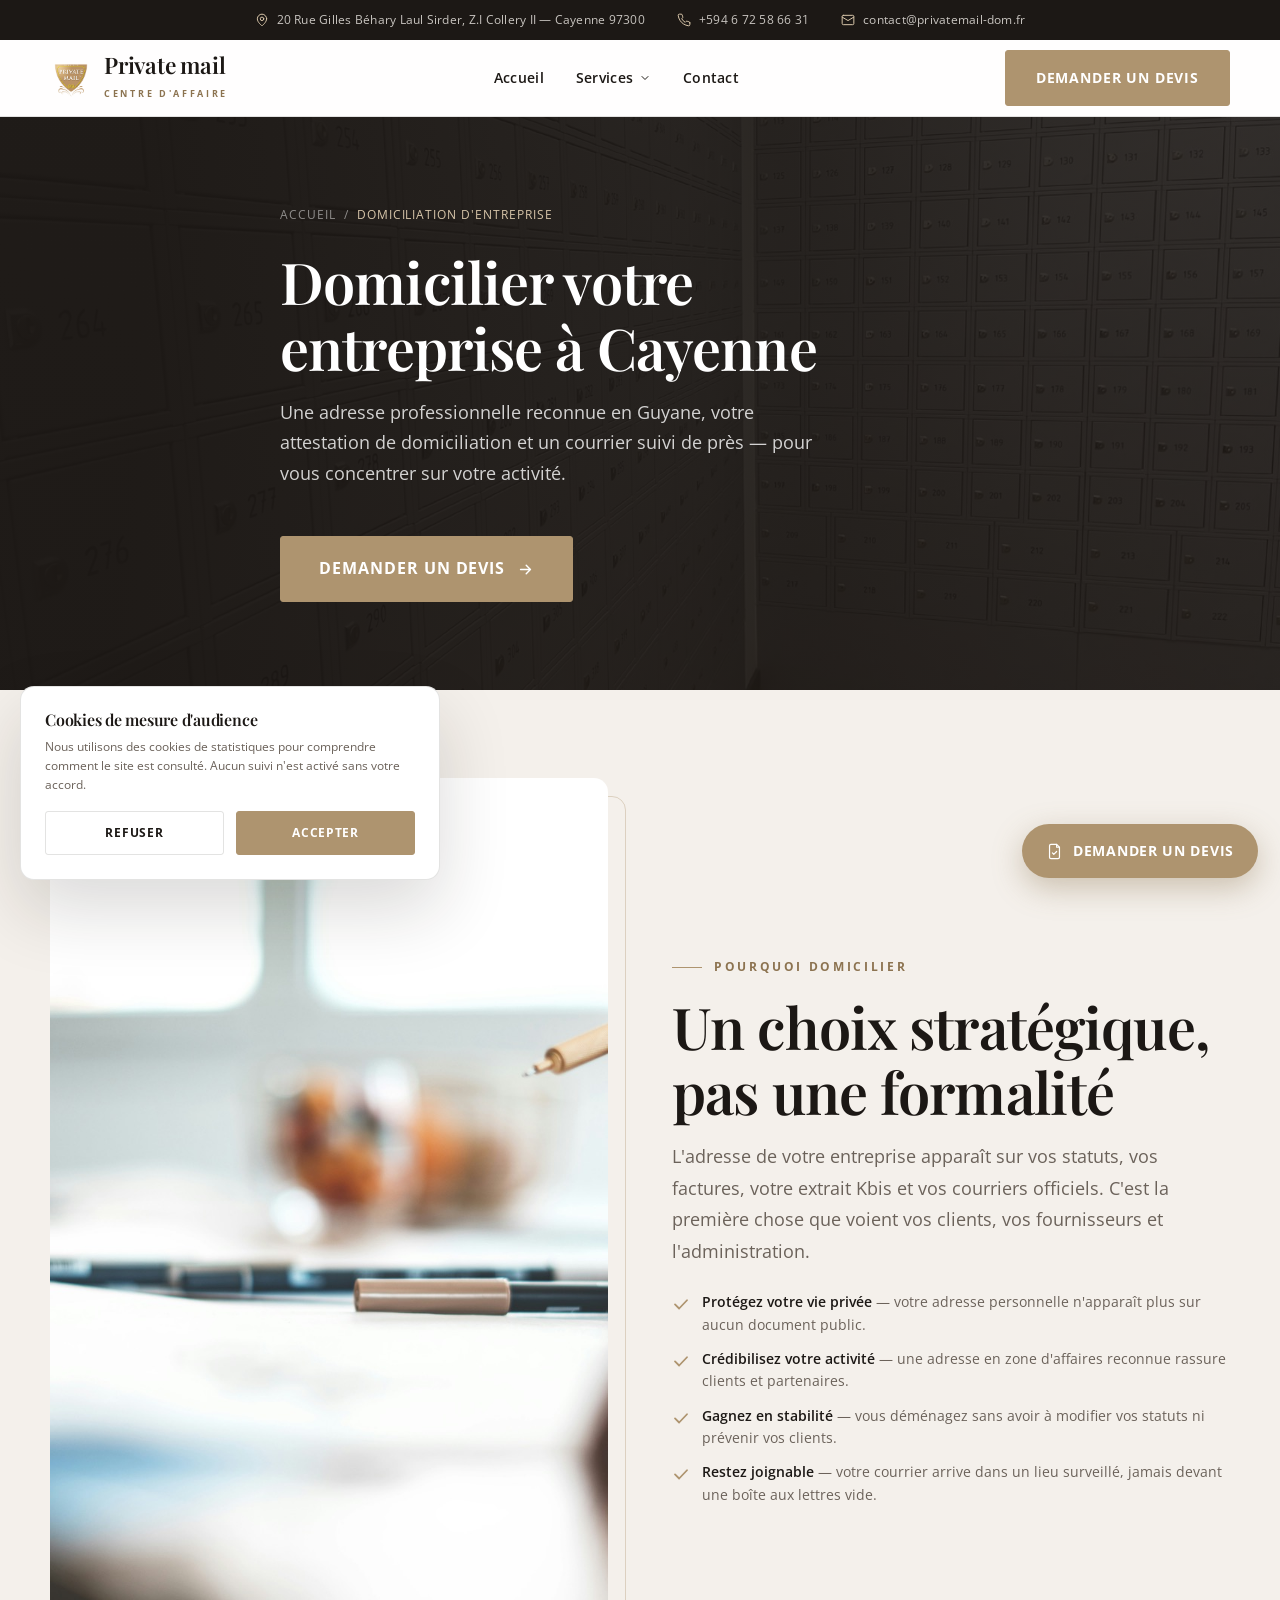
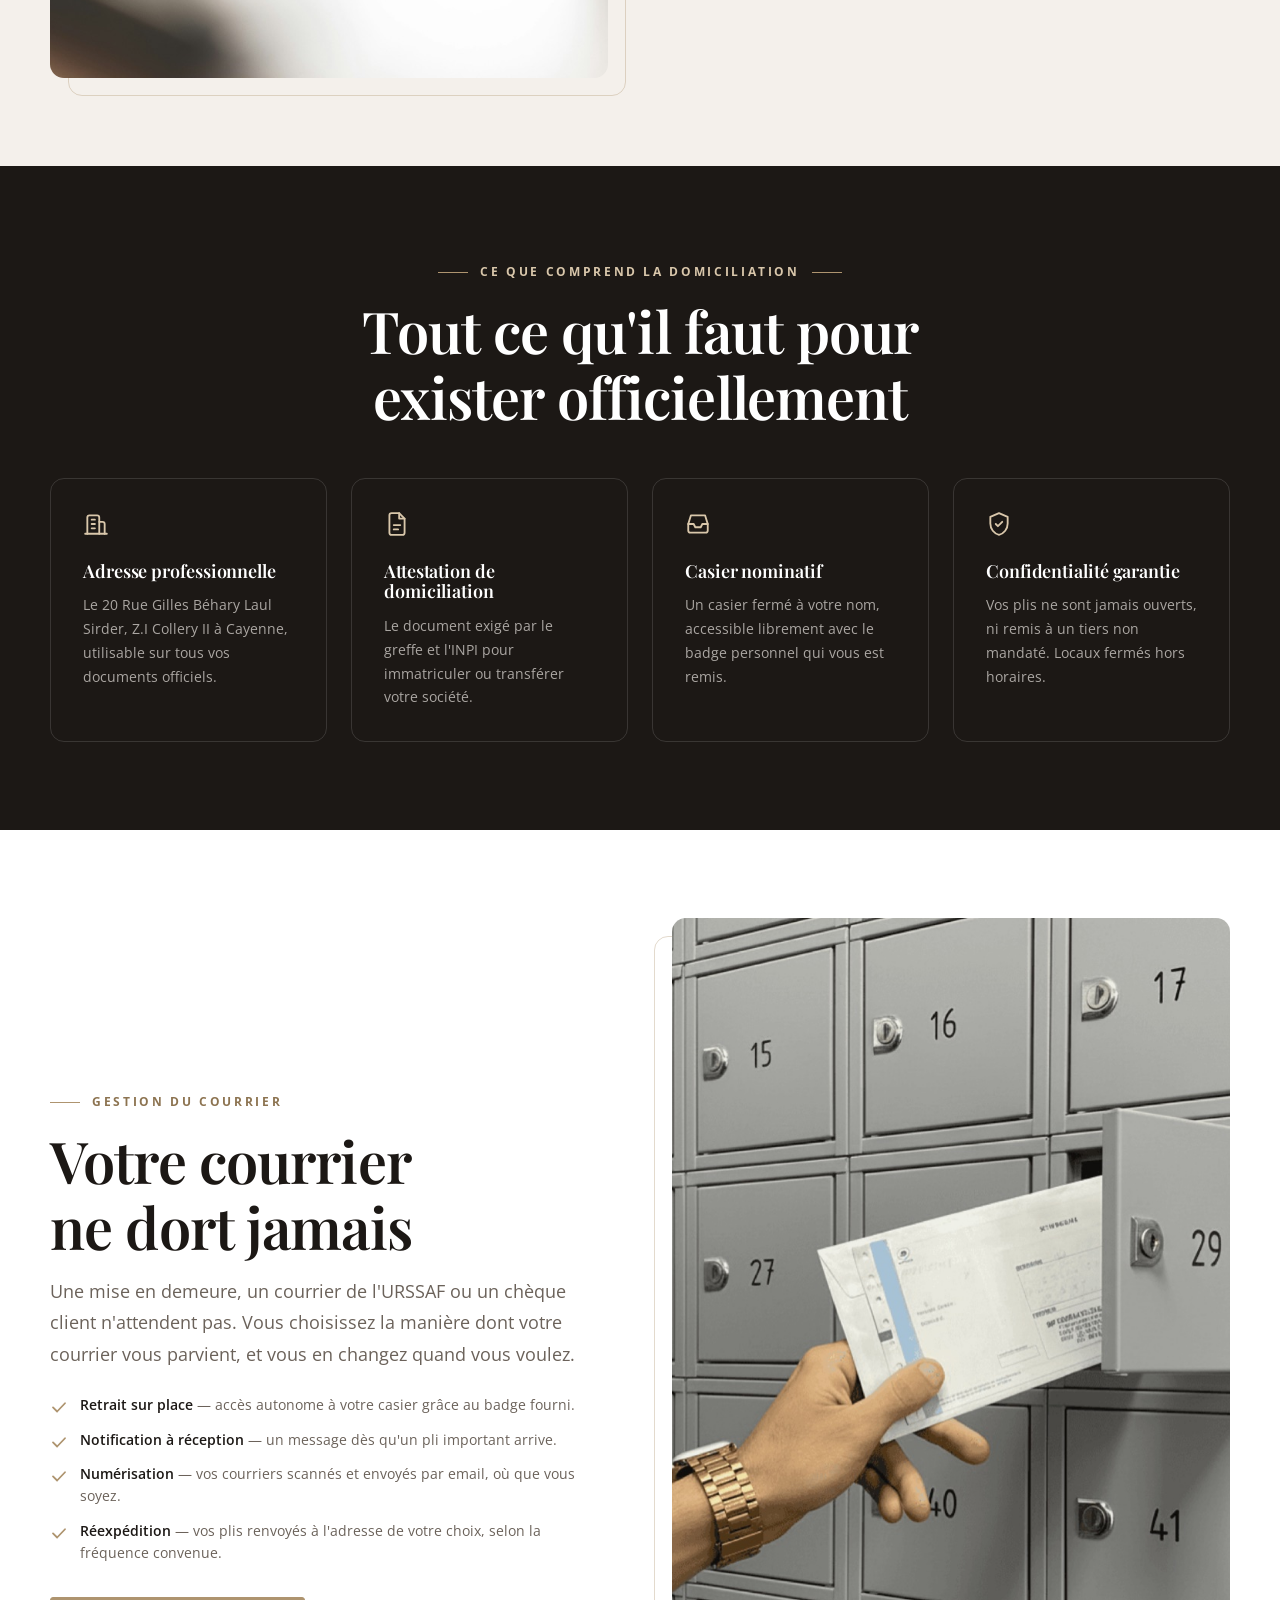
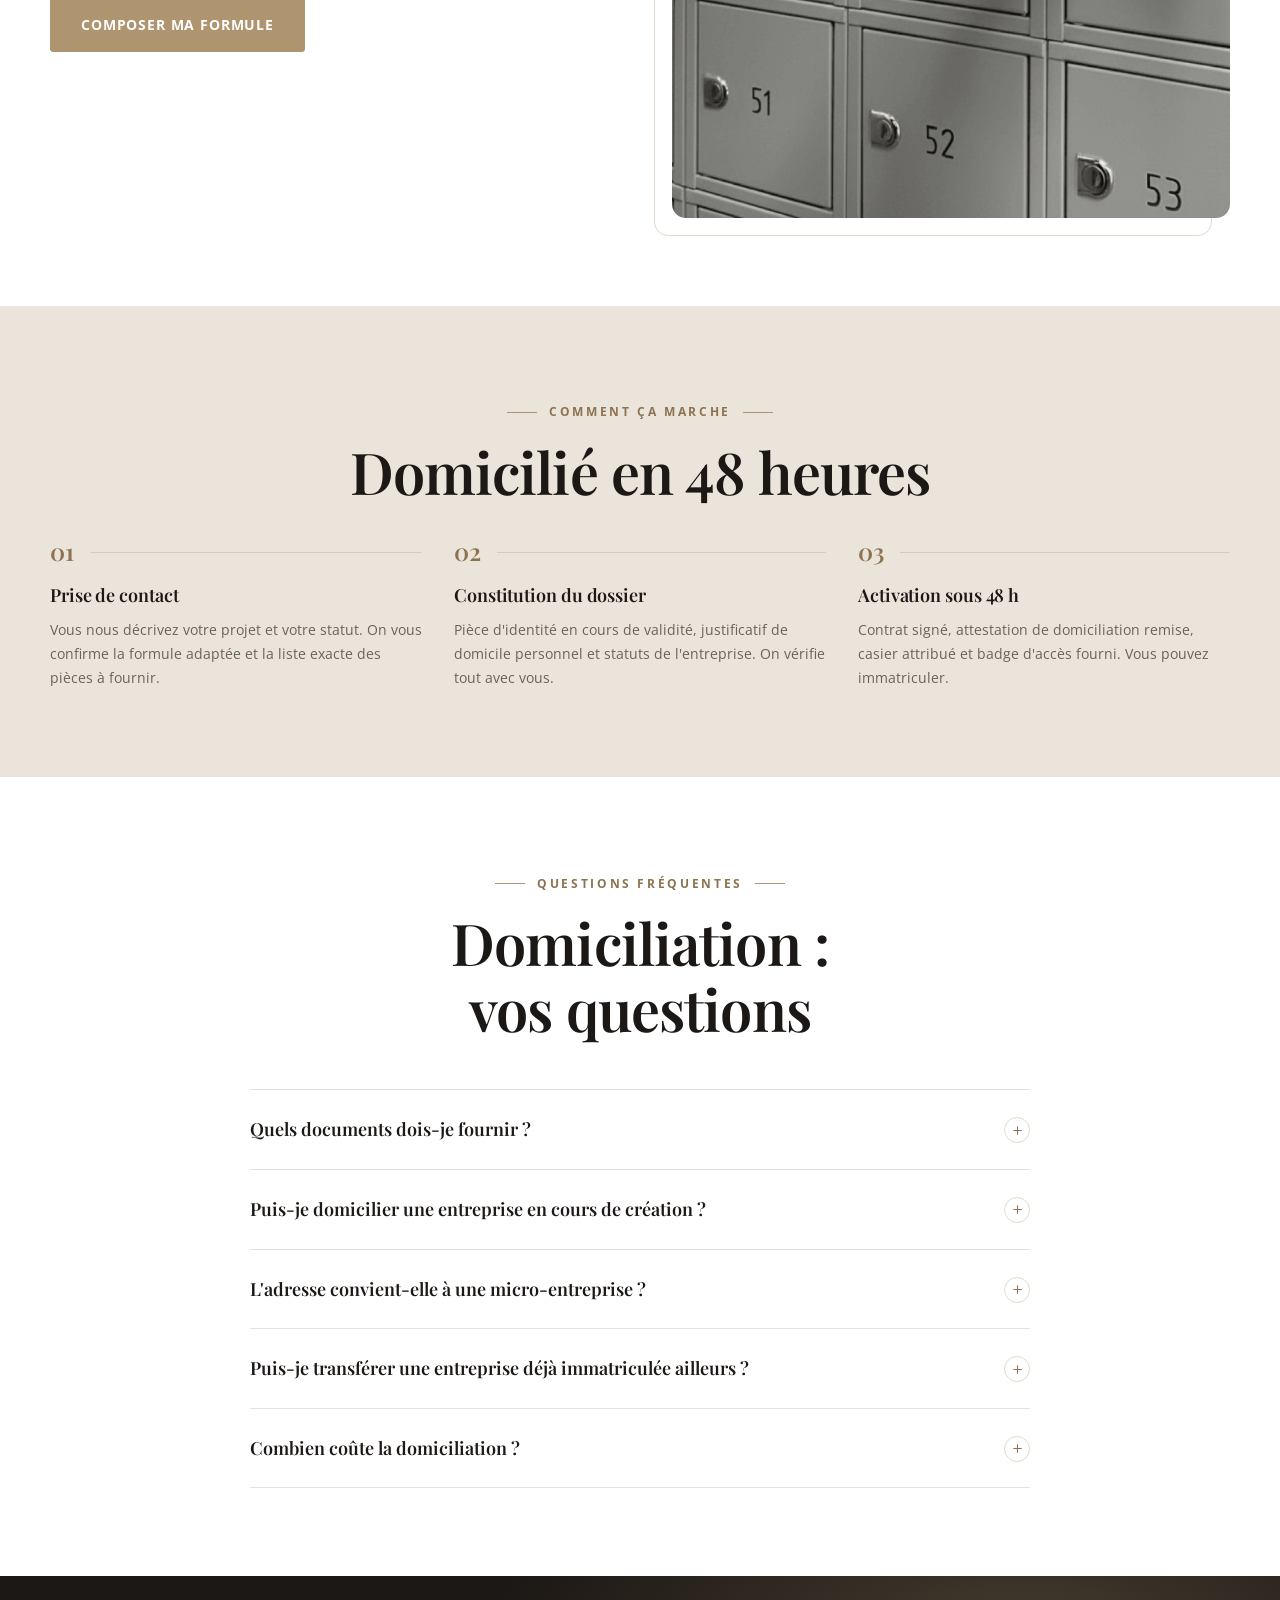
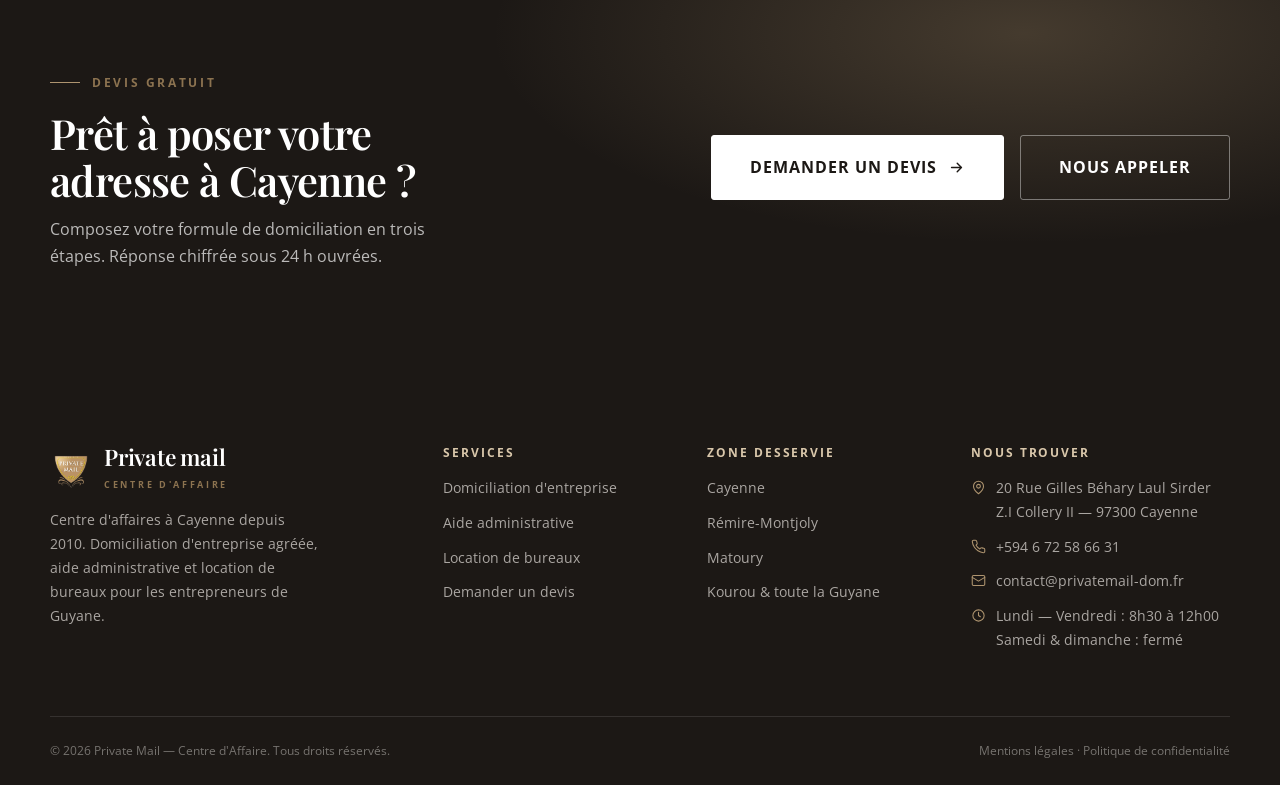
<file: domiciliation.html>
<!DOCTYPE html>
<html lang="fr">
<head>
<meta charset="utf-8">
<meta name="viewport" content="width=device-width, initial-scale=1">
<title>Domiciliation d'entreprise à Cayenne — Private Mail</title>
<meta name="description" content="Domiciliez votre entreprise à Cayenne dans un centre agréé par la Préfecture de Guyane : adresse professionnelle, attestation, gestion du courrier. Actif en 48 h.">
<link rel="canonical" href="https://privatemail-dom.fr/domiciliation.html">
<meta name="theme-color" content="#1C1815">
<link rel="icon" href="favicon.png" type="image/png">

<meta property="og:type" content="article">
<meta property="og:locale" content="fr_FR">
<meta property="og:site_name" content="Private Mail — Centre d'Affaire">
<meta property="og:title" content="Domiciliation d'entreprise à Cayenne — Private Mail">
<meta property="og:description" content="Adresse professionnelle reconnue à Cayenne, attestation de domiciliation et courrier géré. Activation sous 48 heures.">
<meta property="og:url" content="https://privatemail-dom.fr/domiciliation.html">
<meta property="og:image" content="https://privatemail-dom.fr/salle-courrier-private-mail-cayenne.jpg">

<link rel="preconnect" href="https://fonts.googleapis.com">
<link rel="preconnect" href="https://fonts.gstatic.com" crossorigin>
<link href="https://fonts.googleapis.com/css2?family=Playfair+Display:ital,wght@0,500;0,600;1,500&family=Open+Sans:wght@400;600;700&display=swap" rel="stylesheet">
<link rel="stylesheet" href="style.css">

<script type="application/ld+json">
{
  "@context": "https://schema.org",
  "@type": "Service",
  "name": "Domiciliation d'entreprise à Cayenne",
  "serviceType": "Domiciliation commerciale",
  "url": "https://privatemail-dom.fr/domiciliation.html",
  "description": "Adresse professionnelle reconnue à Cayenne pour l'immatriculation de votre entreprise, avec attestation de domiciliation, casier nominatif et gestion du courrier.",
  "provider": { "@id": "https://privatemail-dom.fr/#business" },
  "areaServed": [
    { "@type": "City", "name": "Cayenne" },
    { "@type": "AdministrativeArea", "name": "Guyane" }
  ],
  "offers": { "@type": "Offer", "availability": "https://schema.org/InStock", "url": "https://privatemail-dom.fr/devis.html?service=domiciliation" }
}
</script>
<script type="application/ld+json">
{
  "@context": "https://schema.org",
  "@type": "BreadcrumbList",
  "itemListElement": [
    { "@type": "ListItem", "position": 1, "name": "Accueil", "item": "https://privatemail-dom.fr/" },
    { "@type": "ListItem", "position": 2, "name": "Domiciliation d'entreprise", "item": "https://privatemail-dom.fr/domiciliation.html" }
  ]
}
</script>
<script src="main.js" defer></script>
</head>
<body>
<a class="skip-link" href="#main">Aller au contenu</a>

<div class="topbar">
  <div class="wrap topbar__inner">
    <span class="topbar__item topbar__item--addr">
      <svg class="ico"><use href="icons.svg#i-pin"></use></svg>
      20 Rue Gilles Béhary Laul Sirder, Z.I Collery II — Cayenne 97300
    </span>
    <a class="topbar__item" href="tel:+594672586631">
      <svg class="ico"><use href="icons.svg#i-phone"></use></svg>
      +594 6 72 58 66 31
    </a>
    <a class="topbar__item" href="mailto:contact@privatemail-dom.fr">
      <svg class="ico"><use href="icons.svg#i-mail"></use></svg>
      contact@privatemail-dom.fr
    </a>
  </div>
</div>

<header class="header">
  <div class="wrap header__inner">
    <a class="brand" href="index.html">
      <img src="logo-private-mail.png" alt="Logo Private Mail, centre d'affaires à Cayenne" width="42" height="37">
      <span>
        <span class="brand__name">Private mail</span>
        <span class="brand__tag">Centre d'affaire</span>
      </span>
    </a>
    <nav class="nav" aria-label="Navigation principale">
      <a class="nav__link" href="index.html">Accueil</a>
      <div class="nav__group">
        <button class="nav__toggle" aria-expanded="false">
          Services
          <svg class="chev"><use href="icons.svg#i-chevron"></use></svg>
        </button>
        <div class="submenu">
          <a href="domiciliation.html">Domiciliation d'entreprise<span>Adresse professionnelle à Cayenne</span></a>
          <a href="aide-administrative.html">Aide administrative<span>Création, modification, démarches</span></a>
          <a href="location-bureaux.html">Location de bureaux<span>Bureaux privés, partagés, réunion</span></a>
        </div>
      </div>
      <a class="nav__link" href="devis.html#contact">Contact</a>
    </nav>
    <a class="btn header__cta" href="devis.html?service=domiciliation">Demander un devis</a>
    <button class="burger" aria-label="Ouvrir le menu" aria-expanded="false"><span></span></button>
  </div>
</header>

<nav class="mobile-nav" aria-label="Navigation mobile">
  <a href="index.html">Accueil</a>
  <a href="domiciliation.html">Domiciliation</a>
  <a href="aide-administrative.html">Aide administrative</a>
  <a href="location-bureaux.html">Location de bureaux</a>
  <a href="devis.html#contact">Contact</a>
  <a class="btn btn--lg" href="devis.html?service=domiciliation">Demander un devis</a>
  <div class="mobile-nav__meta">Lun — Ven · 8h30 à 12h00<br>+594 6 72 58 66 31</div>
</nav>

<main id="main">

  <section class="pagehero">
    <div class="pagehero__media">
      <img src="salle-courrier-private-mail-cayenne.jpg" alt="Salle des casiers courrier du centre de domiciliation Private Mail à Cayenne" width="1600" height="1200">
    </div>
    <div class="wrap pagehero__inner">
      <nav class="breadcrumb" aria-label="Fil d'ariane">
        <a href="index.html">Accueil</a> <span>/</span> <span aria-current="page">Domiciliation d'entreprise</span>
      </nav>
      <h1>Domicilier votre entreprise à Cayenne</h1>
      <p>
        Une adresse professionnelle reconnue en Guyane, votre attestation de domiciliation
        et un courrier suivi de près — pour vous concentrer sur votre activité.
      </p>
      <a class="btn btn--lg" href="devis.html?service=domiciliation">
        Demander un devis
        <svg class="ico"><use href="icons.svg#i-arrow"></use></svg>
      </a>
    </div>
  </section>

  <!-- Pourquoi domicilier -->
  <section class="section section--cream">
    <div class="wrap split">
      <div class="split__media reveal">
        <img src="reunion-creation-entreprise-guyane.jpg" alt="Entrepreneurs préparant un dossier de création d'entreprise en Guyane" loading="lazy" width="1200" height="900">
      </div>
      <div class="reveal" data-delay="1">
        <span class="eyebrow">Pourquoi domicilier</span>
        <h2>Un choix stratégique, pas une formalité</h2>
        <p class="lead">
          L'adresse de votre entreprise apparaît sur vos statuts, vos factures, votre extrait
          Kbis et vos courriers officiels. C'est la première chose que voient vos clients,
          vos fournisseurs et l'administration.
        </p>
        <ul class="checklist">
          <li>
            <svg class="ico"><use href="icons.svg#i-check"></use></svg>
            <span><strong>Protégez votre vie privée</strong> — votre adresse personnelle n'apparaît plus sur aucun document public.</span>
          </li>
          <li>
            <svg class="ico"><use href="icons.svg#i-check"></use></svg>
            <span><strong>Crédibilisez votre activité</strong> — une adresse en zone d'affaires reconnue rassure clients et partenaires.</span>
          </li>
          <li>
            <svg class="ico"><use href="icons.svg#i-check"></use></svg>
            <span><strong>Gagnez en stabilité</strong> — vous déménagez sans avoir à modifier vos statuts ni prévenir vos clients.</span>
          </li>
          <li>
            <svg class="ico"><use href="icons.svg#i-check"></use></svg>
            <span><strong>Restez joignable</strong> — votre courrier arrive dans un lieu surveillé, jamais devant une boîte aux lettres vide.</span>
          </li>
        </ul>
      </div>
    </div>
  </section>

  <!-- Ce qui est inclus -->
  <section class="section section--ink">
    <div class="wrap">
      <div class="section-head section-head--center reveal">
        <span class="eyebrow eyebrow--center">Ce que comprend la domiciliation</span>
        <h2>Tout ce qu'il faut pour exister officiellement</h2>
      </div>
      <div class="grid grid--4">
        <div class="feat reveal">
          <svg class="ico"><use href="icons.svg#i-building"></use></svg>
          <h3>Adresse professionnelle</h3>
          <p>Le 20 Rue Gilles Béhary Laul Sirder, Z.I Collery II à Cayenne, utilisable sur tous vos documents officiels.</p>
        </div>
        <div class="feat reveal" data-delay="1">
          <svg class="ico"><use href="icons.svg#i-file"></use></svg>
          <h3>Attestation de domiciliation</h3>
          <p>Le document exigé par le greffe et l'INPI pour immatriculer ou transférer votre société.</p>
        </div>
        <div class="feat reveal" data-delay="2">
          <svg class="ico"><use href="icons.svg#i-inbox"></use></svg>
          <h3>Casier nominatif</h3>
          <p>Un casier fermé à votre nom, accessible librement avec le badge personnel qui vous est remis.</p>
        </div>
        <div class="feat reveal" data-delay="3">
          <svg class="ico"><use href="icons.svg#i-shield"></use></svg>
          <h3>Confidentialité garantie</h3>
          <p>Vos plis ne sont jamais ouverts, ni remis à un tiers non mandaté. Locaux fermés hors horaires.</p>
        </div>
      </div>
    </div>
  </section>

  <!-- Gestion du courrier -->
  <section class="section section--paper">
    <div class="wrap split split--reverse">
      <div class="split__media reveal">
        <img src="reception-courrier-domiciliation-cayenne.jpg" alt="Retrait de courrier dans un casier nominatif chez Private Mail à Cayenne" loading="lazy" width="1200" height="900">
      </div>
      <div class="reveal" data-delay="1">
        <span class="eyebrow">Gestion du courrier</span>
        <h2>Votre courrier ne dort jamais</h2>
        <p class="lead">
          Une mise en demeure, un courrier de l'URSSAF ou un chèque client n'attendent pas.
          Vous choisissez la manière dont votre courrier vous parvient, et vous en changez quand vous voulez.
        </p>
        <ul class="checklist">
          <li>
            <svg class="ico"><use href="icons.svg#i-check"></use></svg>
            <span><strong>Retrait sur place</strong> — accès autonome à votre casier grâce au badge fourni.</span>
          </li>
          <li>
            <svg class="ico"><use href="icons.svg#i-check"></use></svg>
            <span><strong>Notification à réception</strong> — un message dès qu'un pli important arrive.</span>
          </li>
          <li>
            <svg class="ico"><use href="icons.svg#i-check"></use></svg>
            <span><strong>Numérisation</strong> — vos courriers scannés et envoyés par email, où que vous soyez.</span>
          </li>
          <li>
            <svg class="ico"><use href="icons.svg#i-check"></use></svg>
            <span><strong>Réexpédition</strong> — vos plis renvoyés à l'adresse de votre choix, selon la fréquence convenue.</span>
          </li>
        </ul>
        <p style="margin-top:var(--s-6)">
          <a class="btn" href="devis.html?service=domiciliation">Composer ma formule</a>
        </p>
      </div>
    </div>
  </section>

  <!-- Étapes -->
  <section class="section section--sand">
    <div class="wrap">
      <div class="section-head section-head--center reveal">
        <span class="eyebrow eyebrow--center">Comment ça marche</span>
        <h2>Domicilié en 48 heures</h2>
      </div>
      <div class="steps">
        <div class="step reveal">
          <h3>Prise de contact</h3>
          <p>Vous nous décrivez votre projet et votre statut. On vous confirme la formule adaptée et la liste exacte des pièces à fournir.</p>
        </div>
        <div class="step reveal" data-delay="1">
          <h3>Constitution du dossier</h3>
          <p>Pièce d'identité en cours de validité, justificatif de domicile personnel et statuts de l'entreprise. On vérifie tout avec vous.</p>
        </div>
        <div class="step reveal" data-delay="2">
          <h3>Activation sous 48 h</h3>
          <p>Contrat signé, attestation de domiciliation remise, casier attribué et badge d'accès fourni. Vous pouvez immatriculer.</p>
        </div>
      </div>
    </div>
  </section>

  <!-- FAQ -->
  <section class="section section--paper">
    <div class="wrap-narrow">
      <div class="section-head section-head--center reveal">
        <span class="eyebrow eyebrow--center">Questions fréquentes</span>
        <h2>Domiciliation : vos questions</h2>
      </div>
      <div class="faq reveal">
        <div class="faq__item">
          <button class="faq__q" aria-expanded="false">
            Quels documents dois-je fournir ?
            <span class="sign"><svg><use href="icons.svg#i-plus"></use></svg></span>
          </button>
          <div class="faq__a"><div><p>Trois pièces suffisent dans la grande majorité des cas : une pièce d'identité en cours de validité, un justificatif de domicile personnel de moins de trois mois, et les statuts de votre entreprise (ou le projet de statuts si elle n'est pas encore créée). Nous vous indiquons les éventuelles pièces complémentaires selon votre forme juridique.</p></div></div>
        </div>
        <div class="faq__item">
          <button class="faq__q" aria-expanded="false">
            Puis-je domicilier une entreprise en cours de création ?
            <span class="sign"><svg><use href="icons.svg#i-plus"></use></svg></span>
          </button>
          <div class="faq__a"><div><p>Oui, et c'est même le cas le plus fréquent. L'attestation de domiciliation fait partie des pièces à joindre à votre dossier d'immatriculation : nous vous la remettons avant la création, pour que vous puissiez déposer votre dossier au greffe.</p></div></div>
        </div>
        <div class="faq__item">
          <button class="faq__q" aria-expanded="false">
            L'adresse convient-elle à une micro-entreprise ?
            <span class="sign"><svg><use href="icons.svg#i-plus"></use></svg></span>
          </button>
          <div class="faq__a"><div><p>Oui. Micro-entrepreneurs, entreprises individuelles, SASU, SARL, associations : la domiciliation est ouverte à toutes les formes juridiques. La formule est simplement ajustée au volume de courrier et aux services dont vous avez besoin.</p></div></div>
        </div>
        <div class="faq__item">
          <button class="faq__q" aria-expanded="false">
            Puis-je transférer une entreprise déjà immatriculée ailleurs ?
            <span class="sign"><svg><use href="icons.svg#i-plus"></use></svg></span>
          </button>
          <div class="faq__a"><div><p>Oui. Le transfert de siège social se fait par une modification statutaire suivie d'une déclaration. Notre service d'aide administrative peut prendre en charge l'intégralité de la démarche, y compris la publication de l'annonce légale.</p></div></div>
        </div>
        <div class="faq__item">
          <button class="faq__q" aria-expanded="false">
            Combien coûte la domiciliation ?
            <span class="sign"><svg><use href="icons.svg#i-plus"></use></svg></span>
          </button>
          <div class="faq__a"><div><p>Le tarif dépend des services que vous retenez : simple adresse, notification, numérisation, réexpédition, durée d'engagement. Composez votre formule dans le configurateur de devis : vous recevez une proposition chiffrée sous 24 heures ouvrées, sans engagement.</p></div></div>
        </div>
      </div>
    </div>
  </section>

  <section class="cta-band">
    <div class="wrap cta-band__inner">
      <div class="reveal">
        <span class="eyebrow">Devis gratuit</span>
        <h2>Prêt à poser votre adresse à Cayenne ?</h2>
        <p>Composez votre formule de domiciliation en trois étapes. Réponse chiffrée sous 24 h ouvrées.</p>
      </div>
      <div class="cta-band__actions reveal" data-delay="1">
        <a class="btn btn--light btn--lg" href="devis.html?service=domiciliation">
          Demander un devis
          <svg class="ico"><use href="icons.svg#i-arrow"></use></svg>
        </a>
        <a class="btn btn--outline-light btn--lg" href="tel:+594672586631">Nous appeler</a>
      </div>
    </div>
  </section>

</main>

<footer class="footer">
  <div class="wrap">
    <div class="footer__top">
      <div>
        <a class="brand" href="index.html">
          <img src="logo-private-mail.png" alt="" width="42" height="37">
          <span>
            <span class="brand__name">Private mail</span>
            <span class="brand__tag">Centre d'affaire</span>
          </span>
        </a>
        <p class="footer__about">
          Centre d'affaires à Cayenne depuis 2010. Domiciliation d'entreprise agréée,
          aide administrative et location de bureaux pour les entrepreneurs de Guyane.
        </p>
      </div>
      <div>
        <h4>Services</h4>
        <ul>
          <li><a href="domiciliation.html">Domiciliation d'entreprise</a></li>
          <li><a href="aide-administrative.html">Aide administrative</a></li>
          <li><a href="location-bureaux.html">Location de bureaux</a></li>
          <li><a href="devis.html">Demander un devis</a></li>
        </ul>
      </div>
      <div>
        <h4>Zone desservie</h4>
        <ul>
          <li>Cayenne</li>
          <li>Rémire-Montjoly</li>
          <li>Matoury</li>
          <li>Kourou &amp; toute la Guyane</li>
        </ul>
      </div>
      <div>
        <h4>Nous trouver</h4>
        <div class="footer__nap">
          <div>
            <svg class="ico"><use href="icons.svg#i-pin"></use></svg>
            <span>20 Rue Gilles Béhary Laul Sirder<br>Z.I Collery II — 97300 Cayenne</span>
          </div>
          <div>
            <svg class="ico"><use href="icons.svg#i-phone"></use></svg>
            <a href="tel:+594672586631">+594 6 72 58 66 31</a>
          </div>
          <div>
            <svg class="ico"><use href="icons.svg#i-mail"></use></svg>
            <a href="mailto:contact@privatemail-dom.fr">contact@privatemail-dom.fr</a>
          </div>
          <div>
            <svg class="ico"><use href="icons.svg#i-clock"></use></svg>
            <span>Lundi — Vendredi : 8h30 à 12h00<br>Samedi &amp; dimanche : fermé</span>
          </div>
        </div>
      </div>
    </div>
    <div class="footer__bottom">
      <span>© 2026 Private Mail — Centre d'Affaire. Tous droits réservés.</span>
      <span><a href="#">Mentions légales</a> · <a href="#">Politique de confidentialité</a></span>
    </div>
  </div>
</footer>

<div class="fab">
  <a class="fab__main" href="devis.html?service=domiciliation">
    <svg class="ico"><use href="icons.svg#i-quote"></use></svg>
    Demander un devis
  </a>
  <a class="fab__call" href="tel:+594672586631" aria-label="Appeler Private Mail">
    <svg class="ico"><use href="icons.svg#i-phone"></use></svg>
  </a>
</div>

<div class="cookie" role="dialog" aria-label="Consentement aux cookies">
  <h4>Cookies de mesure d'audience</h4>
  <p>Nous utilisons des cookies de statistiques pour comprendre comment le site est consulté. Aucun suivi n'est activé sans votre accord.</p>
  <div class="cookie__actions">
    <button class="btn btn--ghost" data-consent="denied">Refuser</button>
    <button class="btn" data-consent="granted">Accepter</button>
  </div>
</div>

</body>
</html>
</file>
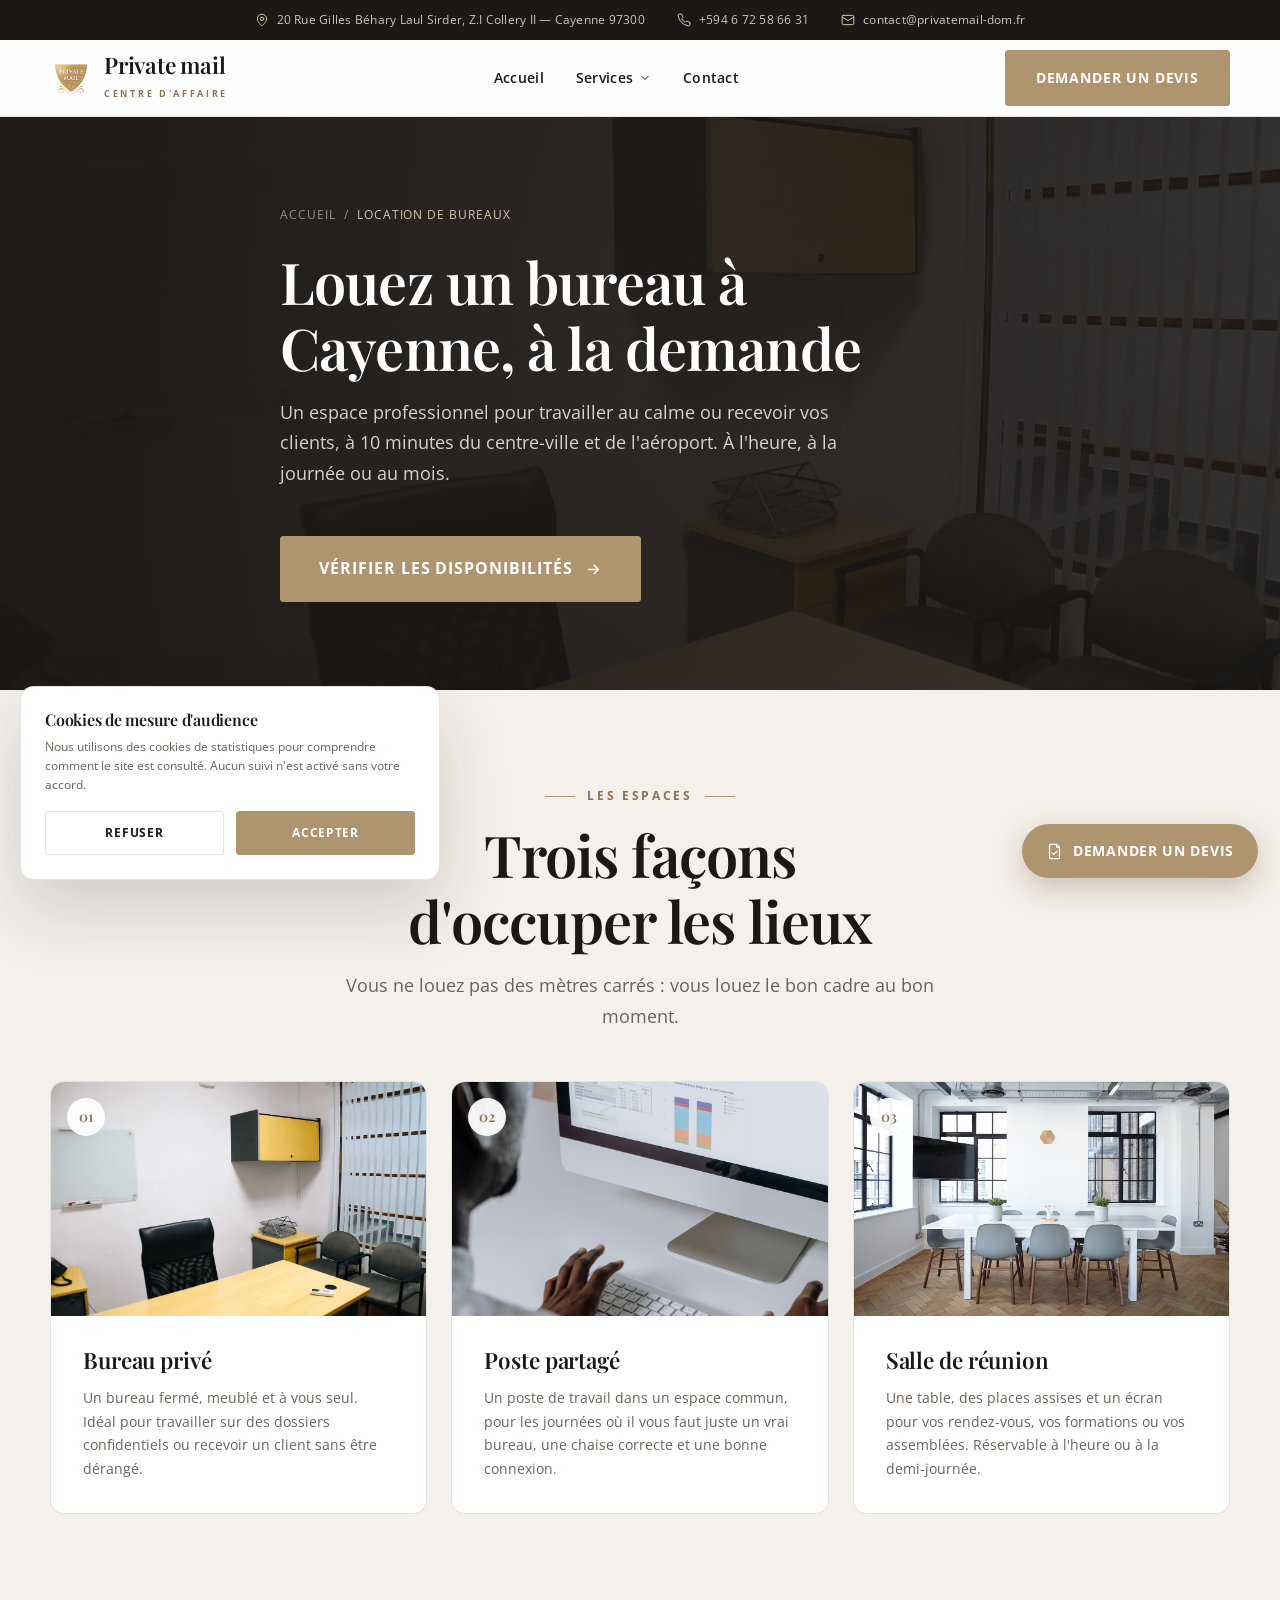
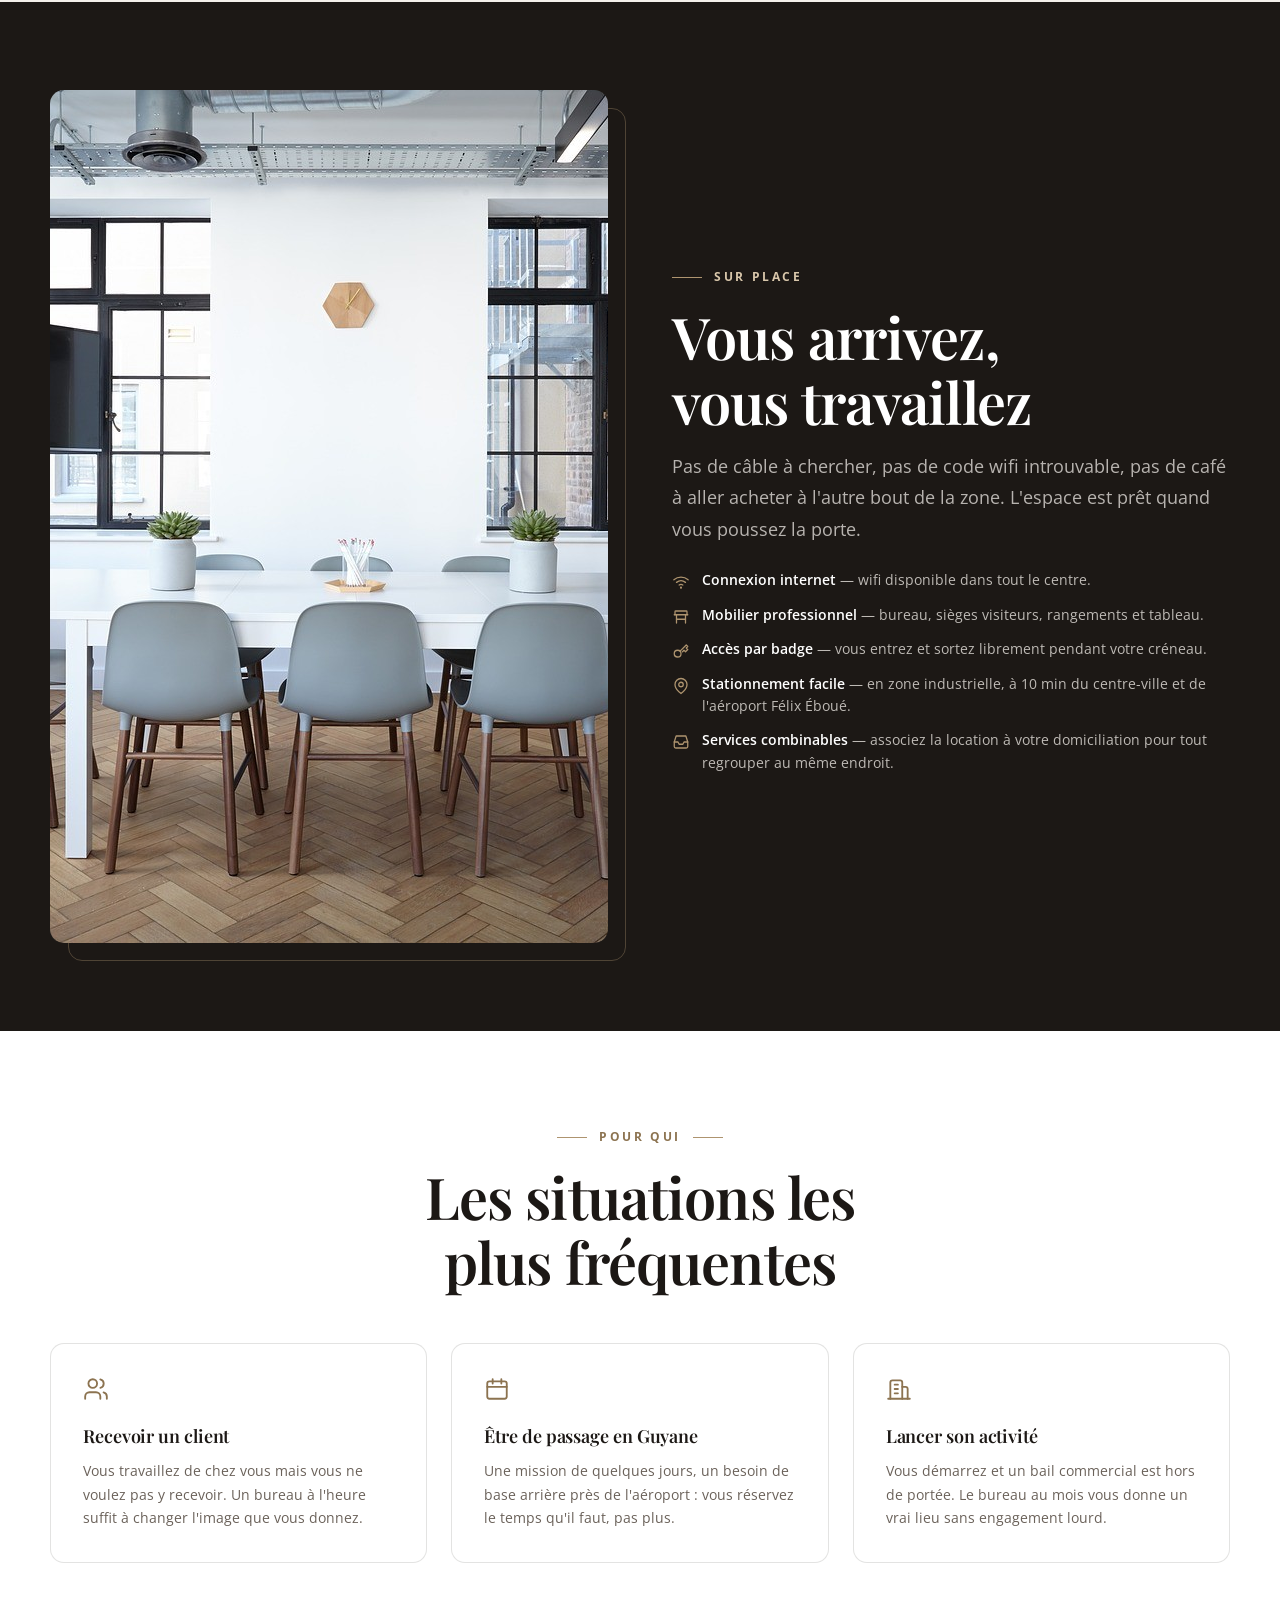
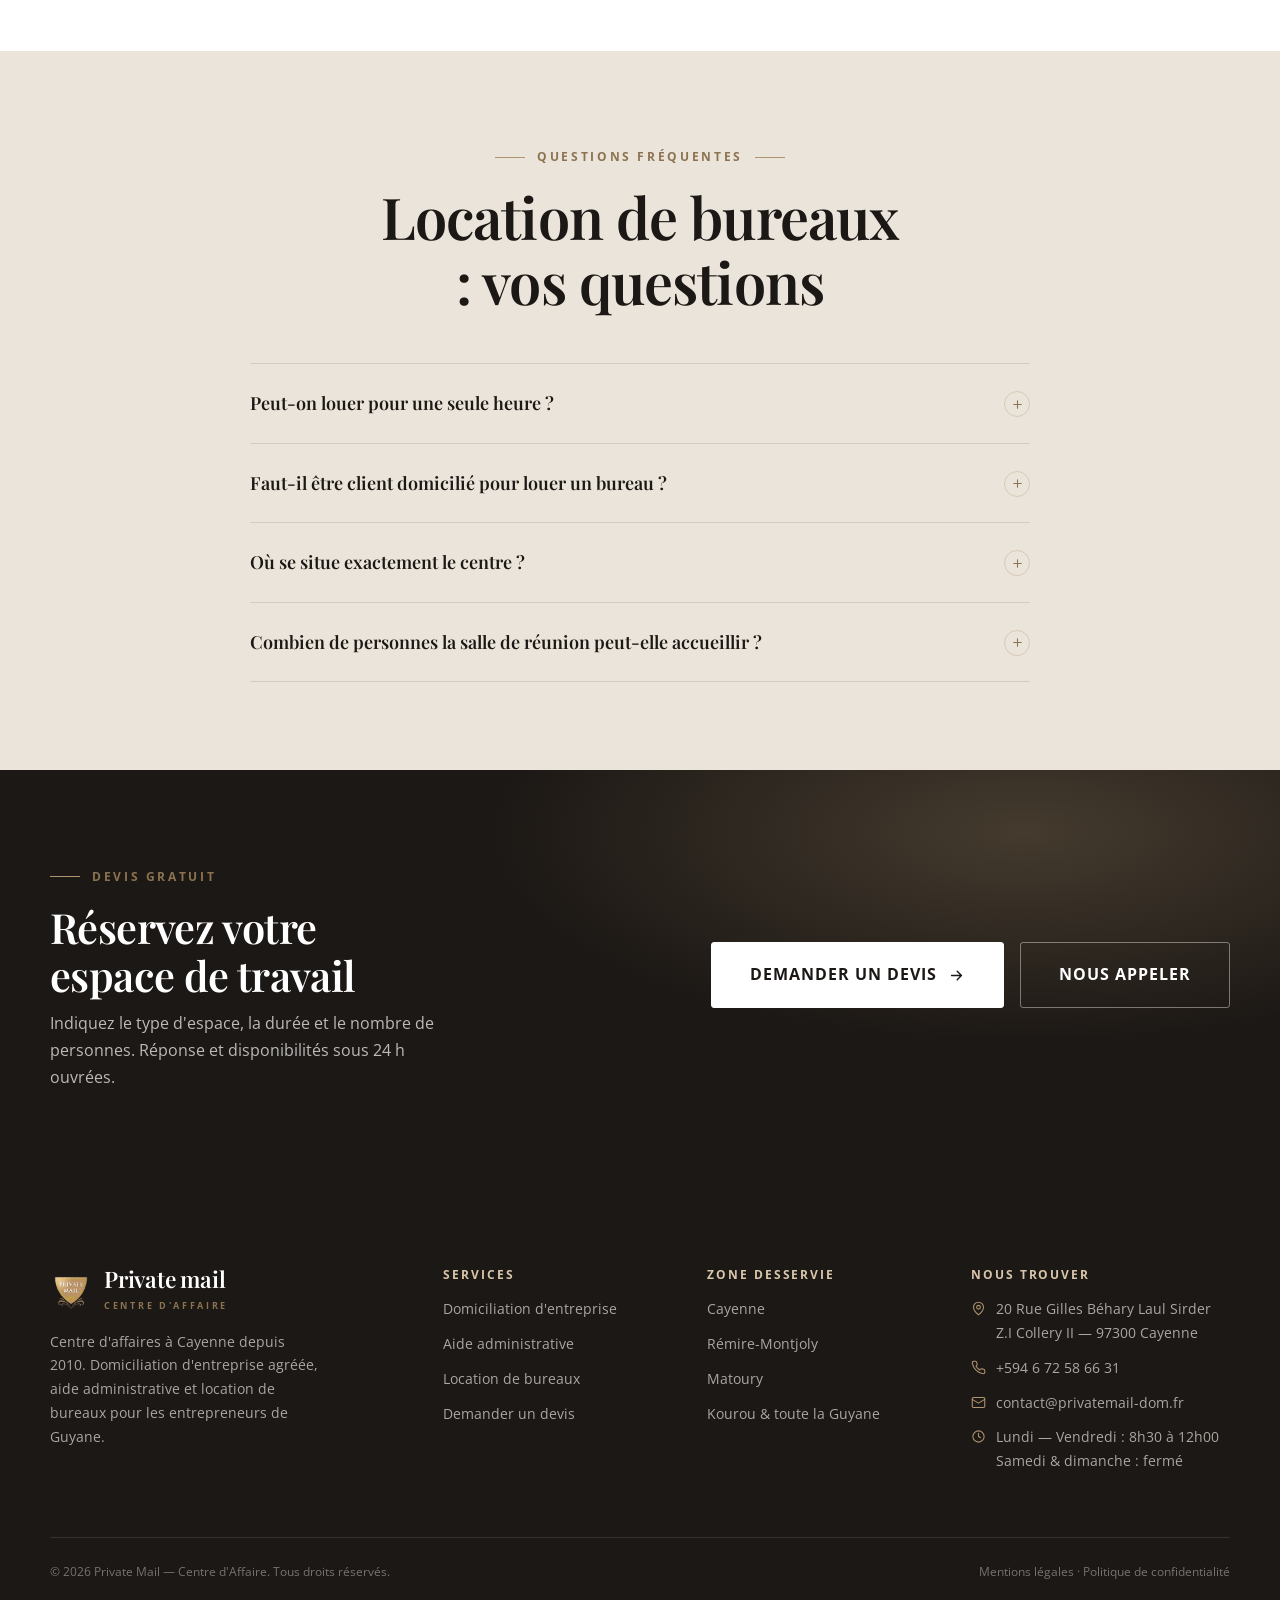
<file: location-bureaux.html>
<!DOCTYPE html>
<html lang="fr">
<head>
<meta charset="utf-8">
<meta name="viewport" content="width=device-width, initial-scale=1">
<title>Location de bureaux à Cayenne — Private Mail</title>
<meta name="description" content="Bureaux privés, postes partagés et salle de réunion à louer à Cayenne, Z.I Collery II, à 10 min du centre-ville et de l'aéroport. À l'heure, à la journée ou au mois.">
<link rel="canonical" href="https://privatemail-dom.fr/location-bureaux.html">
<meta name="theme-color" content="#1C1815">
<link rel="icon" href="favicon.png" type="image/png">

<meta property="og:type" content="article">
<meta property="og:locale" content="fr_FR">
<meta property="og:site_name" content="Private Mail — Centre d'Affaire">
<meta property="og:title" content="Location de bureaux à Cayenne — Private Mail">
<meta property="og:description" content="Bureaux privés ou partagés et salle de réunion équipée à Cayenne, disponibles à l'heure, à la journée ou au mois.">
<meta property="og:url" content="https://privatemail-dom.fr/location-bureaux.html">
<meta property="og:image" content="https://privatemail-dom.fr/bureau-prive-location-cayenne.jpg">

<link rel="preconnect" href="https://fonts.googleapis.com">
<link rel="preconnect" href="https://fonts.gstatic.com" crossorigin>
<link href="https://fonts.googleapis.com/css2?family=Playfair+Display:ital,wght@0,500;0,600;1,500&family=Open+Sans:wght@400;600;700&display=swap" rel="stylesheet">
<link rel="stylesheet" href="style.css">

<script type="application/ld+json">
{
  "@context": "https://schema.org",
  "@type": "Service",
  "name": "Location de bureaux à Cayenne",
  "serviceType": "Location de bureaux et salle de réunion",
  "url": "https://privatemail-dom.fr/location-bureaux.html",
  "description": "Bureaux privés, postes de travail partagés et salle de réunion équipée à louer à Cayenne, en zone industrielle Collery II, à l'heure, à la journée ou au mois.",
  "provider": { "@id": "https://privatemail-dom.fr/#business" },
  "areaServed": [
    { "@type": "City", "name": "Cayenne" },
    { "@type": "AdministrativeArea", "name": "Guyane" }
  ],
  "offers": { "@type": "Offer", "availability": "https://schema.org/InStock", "url": "https://privatemail-dom.fr/devis.html?service=bureau" }
}
</script>
<script type="application/ld+json">
{
  "@context": "https://schema.org",
  "@type": "BreadcrumbList",
  "itemListElement": [
    { "@type": "ListItem", "position": 1, "name": "Accueil", "item": "https://privatemail-dom.fr/" },
    { "@type": "ListItem", "position": 2, "name": "Location de bureaux", "item": "https://privatemail-dom.fr/location-bureaux.html" }
  ]
}
</script>
<script src="main.js" defer></script>
</head>
<body>
<a class="skip-link" href="#main">Aller au contenu</a>

<div class="topbar">
  <div class="wrap topbar__inner">
    <span class="topbar__item topbar__item--addr">
      <svg class="ico"><use href="icons.svg#i-pin"></use></svg>
      20 Rue Gilles Béhary Laul Sirder, Z.I Collery II — Cayenne 97300
    </span>
    <a class="topbar__item" href="tel:+594672586631">
      <svg class="ico"><use href="icons.svg#i-phone"></use></svg>
      +594 6 72 58 66 31
    </a>
    <a class="topbar__item" href="mailto:contact@privatemail-dom.fr">
      <svg class="ico"><use href="icons.svg#i-mail"></use></svg>
      contact@privatemail-dom.fr
    </a>
  </div>
</div>

<header class="header">
  <div class="wrap header__inner">
    <a class="brand" href="index.html">
      <img src="logo-private-mail.png" alt="Logo Private Mail, centre d'affaires à Cayenne" width="42" height="37">
      <span>
        <span class="brand__name">Private mail</span>
        <span class="brand__tag">Centre d'affaire</span>
      </span>
    </a>
    <nav class="nav" aria-label="Navigation principale">
      <a class="nav__link" href="index.html">Accueil</a>
      <div class="nav__group">
        <button class="nav__toggle" aria-expanded="false">
          Services
          <svg class="chev"><use href="icons.svg#i-chevron"></use></svg>
        </button>
        <div class="submenu">
          <a href="domiciliation.html">Domiciliation d'entreprise<span>Adresse professionnelle à Cayenne</span></a>
          <a href="aide-administrative.html">Aide administrative<span>Création, modification, démarches</span></a>
          <a href="location-bureaux.html">Location de bureaux<span>Bureaux privés, partagés, réunion</span></a>
        </div>
      </div>
      <a class="nav__link" href="devis.html#contact">Contact</a>
    </nav>
    <a class="btn header__cta" href="devis.html?service=bureau">Demander un devis</a>
    <button class="burger" aria-label="Ouvrir le menu" aria-expanded="false"><span></span></button>
  </div>
</header>

<nav class="mobile-nav" aria-label="Navigation mobile">
  <a href="index.html">Accueil</a>
  <a href="domiciliation.html">Domiciliation</a>
  <a href="aide-administrative.html">Aide administrative</a>
  <a href="location-bureaux.html">Location de bureaux</a>
  <a href="devis.html#contact">Contact</a>
  <a class="btn btn--lg" href="devis.html?service=bureau">Demander un devis</a>
  <div class="mobile-nav__meta">Lun — Ven · 8h30 à 12h00<br>+594 6 72 58 66 31</div>
</nav>

<main id="main">

  <section class="pagehero">
    <div class="pagehero__media">
      <img src="bureau-prive-location-cayenne.jpg" alt="Bureau privé équipé à louer au centre d'affaires Private Mail à Cayenne" width="1280" height="853">
    </div>
    <div class="wrap pagehero__inner">
      <nav class="breadcrumb" aria-label="Fil d'ariane">
        <a href="index.html">Accueil</a> <span>/</span> <span aria-current="page">Location de bureaux</span>
      </nav>
      <h1>Louez un bureau à Cayenne, à la demande</h1>
      <p>
        Un espace professionnel pour travailler au calme ou recevoir vos clients,
        à 10 minutes du centre-ville et de l'aéroport. À l'heure, à la journée ou au mois.
      </p>
      <a class="btn btn--lg" href="devis.html?service=bureau">
        Vérifier les disponibilités
        <svg class="ico"><use href="icons.svg#i-arrow"></use></svg>
      </a>
    </div>
  </section>

  <!-- Formules d'espace -->
  <section class="section section--cream">
    <div class="wrap">
      <div class="section-head section-head--center reveal">
        <span class="eyebrow eyebrow--center">Les espaces</span>
        <h2>Trois façons d'occuper les lieux</h2>
        <p class="lead lead--center">
          Vous ne louez pas des mètres carrés : vous louez le bon cadre au bon moment.
        </p>
      </div>

      <div class="grid grid--3">
        <article class="svc reveal">
          <div class="svc__media">
            <img src="bureau-prive-location-cayenne.jpg" alt="Bureau privé fermé avec mobilier à Cayenne" loading="lazy" width="800" height="500">
            <span class="svc__num">01</span>
          </div>
          <div class="svc__body">
            <h3>Bureau privé</h3>
            <p>
              Un bureau fermé, meublé et à vous seul. Idéal pour travailler sur des dossiers
              confidentiels ou recevoir un client sans être dérangé.
            </p>
          </div>
        </article>

        <article class="svc reveal" data-delay="1">
          <div class="svc__media">
            <img src="gestion-entreprise-bureau.jpg" alt="Poste de travail partagé dans un espace professionnel" loading="lazy" width="800" height="500">
            <span class="svc__num">02</span>
          </div>
          <div class="svc__body">
            <h3>Poste partagé</h3>
            <p>
              Un poste de travail dans un espace commun, pour les journées où il vous faut
              juste un vrai bureau, une chaise correcte et une bonne connexion.
            </p>
          </div>
        </article>

        <article class="svc reveal" data-delay="2">
          <div class="svc__media">
            <img src="salle-reunion-centre-affaires-cayenne.jpg" alt="Salle de réunion équipée d'un écran au centre d'affaires de Cayenne" loading="lazy" width="800" height="500">
            <span class="svc__num">03</span>
          </div>
          <div class="svc__body">
            <h3>Salle de réunion</h3>
            <p>
              Une table, des places assises et un écran pour vos rendez-vous, vos formations
              ou vos assemblées. Réservable à l'heure ou à la demi-journée.
            </p>
          </div>
        </article>
      </div>
    </div>
  </section>

  <!-- Équipements -->
  <section class="section section--ink">
    <div class="wrap split">
      <div class="split__media reveal">
        <img src="salle-reunion-centre-affaires-cayenne.jpg" alt="Salle de réunion lumineuse du centre d'affaires Private Mail" loading="lazy" width="1280" height="853">
      </div>
      <div class="reveal" data-delay="1">
        <span class="eyebrow">Sur place</span>
        <h2>Vous arrivez, vous travaillez</h2>
        <p class="lead">
          Pas de câble à chercher, pas de code wifi introuvable, pas de café à aller acheter
          à l'autre bout de la zone. L'espace est prêt quand vous poussez la porte.
        </p>
        <ul class="checklist">
          <li>
            <svg class="ico"><use href="icons.svg#i-wifi"></use></svg>
            <span><strong>Connexion internet</strong> — wifi disponible dans tout le centre.</span>
          </li>
          <li>
            <svg class="ico"><use href="icons.svg#i-desk"></use></svg>
            <span><strong>Mobilier professionnel</strong> — bureau, sièges visiteurs, rangements et tableau.</span>
          </li>
          <li>
            <svg class="ico"><use href="icons.svg#i-key"></use></svg>
            <span><strong>Accès par badge</strong> — vous entrez et sortez librement pendant votre créneau.</span>
          </li>
          <li>
            <svg class="ico"><use href="icons.svg#i-pin"></use></svg>
            <span><strong>Stationnement facile</strong> — en zone industrielle, à 10 min du centre-ville et de l'aéroport Félix Éboué.</span>
          </li>
          <li>
            <svg class="ico"><use href="icons.svg#i-inbox"></use></svg>
            <span><strong>Services combinables</strong> — associez la location à votre domiciliation pour tout regrouper au même endroit.</span>
          </li>
        </ul>
      </div>
    </div>
  </section>

  <!-- Pour qui -->
  <section class="section section--paper">
    <div class="wrap">
      <div class="section-head section-head--center reveal">
        <span class="eyebrow eyebrow--center">Pour qui</span>
        <h2>Les situations les plus fréquentes</h2>
      </div>
      <div class="grid grid--3">
        <div class="feat feat--light reveal">
          <svg class="ico"><use href="icons.svg#i-users"></use></svg>
          <h3>Recevoir un client</h3>
          <p>Vous travaillez de chez vous mais vous ne voulez pas y recevoir. Un bureau à l'heure suffit à changer l'image que vous donnez.</p>
        </div>
        <div class="feat feat--light reveal" data-delay="1">
          <svg class="ico"><use href="icons.svg#i-calendar"></use></svg>
          <h3>Être de passage en Guyane</h3>
          <p>Une mission de quelques jours, un besoin de base arrière près de l'aéroport : vous réservez le temps qu'il faut, pas plus.</p>
        </div>
        <div class="feat feat--light reveal" data-delay="2">
          <svg class="ico"><use href="icons.svg#i-building"></use></svg>
          <h3>Lancer son activité</h3>
          <p>Vous démarrez et un bail commercial est hors de portée. Le bureau au mois vous donne un vrai lieu sans engagement lourd.</p>
        </div>
      </div>
    </div>
  </section>

  <!-- FAQ -->
  <section class="section section--sand">
    <div class="wrap-narrow">
      <div class="section-head section-head--center reveal">
        <span class="eyebrow eyebrow--center">Questions fréquentes</span>
        <h2>Location de bureaux : vos questions</h2>
      </div>
      <div class="faq reveal">
        <div class="faq__item">
          <button class="faq__q" aria-expanded="false">
            Peut-on louer pour une seule heure ?
            <span class="sign"><svg><use href="icons.svg#i-plus"></use></svg></span>
          </button>
          <div class="faq__a"><div><p>Oui. La salle de réunion et les bureaux se réservent à l'heure, à la demi-journée, à la journée ou au mois. Précisez le créneau souhaité dans votre demande de devis : nous confirmons la disponibilité en retour.</p></div></div>
        </div>
        <div class="faq__item">
          <button class="faq__q" aria-expanded="false">
            Faut-il être client domicilié pour louer un bureau ?
            <span class="sign"><svg><use href="icons.svg#i-plus"></use></svg></span>
          </button>
          <div class="faq__a"><div><p>Non, la location est ouverte à tous, y compris aux entreprises installées ailleurs et aux professionnels de passage en Guyane. Les clients domiciliés bénéficient simplement de conditions préférentielles sur leurs réservations.</p></div></div>
        </div>
        <div class="faq__item">
          <button class="faq__q" aria-expanded="false">
            Où se situe exactement le centre ?
            <span class="sign"><svg><use href="icons.svg#i-plus"></use></svg></span>
          </button>
          <div class="faq__a"><div><p>Au 20 Rue Gilles Béhary Laul Sirder, en zone industrielle Collery II à Cayenne (97300), soit environ 10 minutes du centre-ville et de l'aéroport Félix Éboué. Le stationnement est aisé sur place, ce qui est appréciable quand vous recevez des clients.</p></div></div>
        </div>
        <div class="faq__item">
          <button class="faq__q" aria-expanded="false">
            Combien de personnes la salle de réunion peut-elle accueillir ?
            <span class="sign"><svg><use href="icons.svg#i-plus"></use></svg></span>
          </button>
          <div class="faq__a"><div><p>La configuration s'adapte au format de votre rendez-vous, du face-à-face à la réunion d'équipe. Indiquez le nombre de participants dans votre demande : nous vous confirmons l'espace le plus adapté et son agencement.</p></div></div>
        </div>
      </div>
    </div>
  </section>

  <section class="cta-band">
    <div class="wrap cta-band__inner">
      <div class="reveal">
        <span class="eyebrow">Devis gratuit</span>
        <h2>Réservez votre espace de travail</h2>
        <p>Indiquez le type d'espace, la durée et le nombre de personnes. Réponse et disponibilités sous 24 h ouvrées.</p>
      </div>
      <div class="cta-band__actions reveal" data-delay="1">
        <a class="btn btn--light btn--lg" href="devis.html?service=bureau">
          Demander un devis
          <svg class="ico"><use href="icons.svg#i-arrow"></use></svg>
        </a>
        <a class="btn btn--outline-light btn--lg" href="tel:+594672586631">Nous appeler</a>
      </div>
    </div>
  </section>

</main>

<footer class="footer">
  <div class="wrap">
    <div class="footer__top">
      <div>
        <a class="brand" href="index.html">
          <img src="logo-private-mail.png" alt="" width="42" height="37">
          <span>
            <span class="brand__name">Private mail</span>
            <span class="brand__tag">Centre d'affaire</span>
          </span>
        </a>
        <p class="footer__about">
          Centre d'affaires à Cayenne depuis 2010. Domiciliation d'entreprise agréée,
          aide administrative et location de bureaux pour les entrepreneurs de Guyane.
        </p>
      </div>
      <div>
        <h4>Services</h4>
        <ul>
          <li><a href="domiciliation.html">Domiciliation d'entreprise</a></li>
          <li><a href="aide-administrative.html">Aide administrative</a></li>
          <li><a href="location-bureaux.html">Location de bureaux</a></li>
          <li><a href="devis.html">Demander un devis</a></li>
        </ul>
      </div>
      <div>
        <h4>Zone desservie</h4>
        <ul>
          <li>Cayenne</li>
          <li>Rémire-Montjoly</li>
          <li>Matoury</li>
          <li>Kourou &amp; toute la Guyane</li>
        </ul>
      </div>
      <div>
        <h4>Nous trouver</h4>
        <div class="footer__nap">
          <div>
            <svg class="ico"><use href="icons.svg#i-pin"></use></svg>
            <span>20 Rue Gilles Béhary Laul Sirder<br>Z.I Collery II — 97300 Cayenne</span>
          </div>
          <div>
            <svg class="ico"><use href="icons.svg#i-phone"></use></svg>
            <a href="tel:+594672586631">+594 6 72 58 66 31</a>
          </div>
          <div>
            <svg class="ico"><use href="icons.svg#i-mail"></use></svg>
            <a href="mailto:contact@privatemail-dom.fr">contact@privatemail-dom.fr</a>
          </div>
          <div>
            <svg class="ico"><use href="icons.svg#i-clock"></use></svg>
            <span>Lundi — Vendredi : 8h30 à 12h00<br>Samedi &amp; dimanche : fermé</span>
          </div>
        </div>
      </div>
    </div>
    <div class="footer__bottom">
      <span>© 2026 Private Mail — Centre d'Affaire. Tous droits réservés.</span>
      <span><a href="#">Mentions légales</a> · <a href="#">Politique de confidentialité</a></span>
    </div>
  </div>
</footer>

<div class="fab">
  <a class="fab__main" href="devis.html?service=bureau">
    <svg class="ico"><use href="icons.svg#i-quote"></use></svg>
    Demander un devis
  </a>
  <a class="fab__call" href="tel:+594672586631" aria-label="Appeler Private Mail">
    <svg class="ico"><use href="icons.svg#i-phone"></use></svg>
  </a>
</div>

<div class="cookie" role="dialog" aria-label="Consentement aux cookies">
  <h4>Cookies de mesure d'audience</h4>
  <p>Nous utilisons des cookies de statistiques pour comprendre comment le site est consulté. Aucun suivi n'est activé sans votre accord.</p>
  <div class="cookie__actions">
    <button class="btn btn--ghost" data-consent="denied">Refuser</button>
    <button class="btn" data-consent="granted">Accepter</button>
  </div>
</div>

</body>
</html>
</file>
<file: style.css>
/* ==========================================================================
   PRIVATE MAIL — Centre d'Affaire, Cayenne
   Maquette BrandUp — feuille de style unique
   DA : crème & or (palette d'origine conservée, encre chaude pour le contraste)
   ========================================================================== */

/* --------------------------------------------------------------------------
   1. Tokens
   -------------------------------------------------------------------------- */
:root {
  /* Couleurs — crème / or / encre */
  --cream:        #F4F0EB;
  --cream-deep:   #EBE4DA;
  --paper:        #FFFFFF;
  --gold:         #AE946F;
  --gold-deep:    #8C7350;
  --gold-light:   #D9C7AB;
  --gold-veil:    rgba(174, 148, 111, 0.12);
  --ink:          #1C1815;
  --ink-soft:     #6B625A;
  --ink-faint:    #9A9187;
  --line:         rgba(28, 24, 21, 0.12);
  --line-gold:    rgba(174, 148, 111, 0.35);

  /* Typographie */
  --font-display: 'Playfair Display', Georgia, 'Times New Roman', serif;
  --font-body:    'Open Sans', -apple-system, BlinkMacSystemFont, 'Segoe UI', Arial, sans-serif;

  /* Échelle fluide */
  --t-xs:   0.75rem;
  --t-sm:   0.875rem;
  --t-base: 1rem;
  --t-lg:   1.125rem;
  --t-xl:   clamp(1.25rem, 0.5vw + 1.1rem, 1.4rem);
  --t-2xl:  clamp(1.5rem, 1vw + 1.25rem, 1.9rem);
  --t-3xl:  clamp(1.85rem, 2vw + 1.3rem, 2.6rem);
  --t-4xl:  clamp(2.2rem, 3.4vw + 1.3rem, 3.6rem);
  --t-5xl:  clamp(2.35rem, 3.1vw + 1.35rem, 3.65rem);

  /* Espacements */
  --s-1: 4px;   --s-2: 8px;   --s-3: 12px;  --s-4: 16px;
  --s-5: 24px;  --s-6: 32px;  --s-7: 48px;  --s-8: 64px;
  --s-9: 88px;  --s-10: 120px;

  /* Divers */
  --wrap: 1180px;
  --wrap-narrow: 780px;
  --r-sm: 3px;
  --r-md: 6px;
  --r-lg: 14px;
  --shadow-sm: 0 1px 2px rgba(28, 24, 21, .05), 0 4px 14px rgba(28, 24, 21, .05);
  --shadow-md: 0 2px 6px rgba(28, 24, 21, .06), 0 18px 40px rgba(28, 24, 21, .09);
  --shadow-lg: 0 30px 70px rgba(28, 24, 21, .16);
  --ease: cubic-bezier(.22, .61, .36, 1);
  --header-h: 76px;
}

/* --------------------------------------------------------------------------
   2. Reset & base
   -------------------------------------------------------------------------- */
*, *::before, *::after { box-sizing: border-box; }

html { scroll-behavior: smooth; scroll-padding-top: calc(var(--header-h) + 20px); }

body {
  margin: 0;
  background: var(--cream);
  color: var(--ink);
  font-family: var(--font-body);
  font-size: var(--t-base);
  line-height: 1.7;
  -webkit-font-smoothing: antialiased;
  overflow-x: hidden;
}

img { max-width: 100%; display: block; }
a { color: inherit; text-decoration: none; }
button { font: inherit; cursor: pointer; }

h1, h2, h3, h4 {
  font-family: var(--font-display);
  font-weight: 600;
  line-height: 1.14;
  letter-spacing: -0.015em;
  margin: 0 0 var(--s-4);
  text-wrap: balance;
}
h1 { font-size: var(--t-5xl); }
h2 { font-size: var(--t-4xl); }
h3 { font-size: var(--t-xl); letter-spacing: -0.005em; }
p  { margin: 0 0 var(--s-4); }
p:last-child { margin-bottom: 0; }

::selection { background: var(--gold); color: #fff; }

:focus-visible {
  outline: 2px solid var(--gold-deep);
  outline-offset: 3px;
  border-radius: 2px;
}

.skip-link {
  position: absolute; left: -9999px; top: 0; z-index: 999;
  background: var(--ink); color: #fff; padding: var(--s-3) var(--s-5);
}
.skip-link:focus { left: var(--s-4); top: var(--s-4); }

/* --------------------------------------------------------------------------
   3. Utilitaires de mise en page
   -------------------------------------------------------------------------- */
.wrap { width: min(100% - 2.5rem, var(--wrap)); margin-inline: auto; }
.wrap-narrow { width: min(100% - 2.5rem, var(--wrap-narrow)); margin-inline: auto; }

.section { padding-block: var(--s-9); }
.section--tight { padding-block: var(--s-8); }
.section--cream { background: var(--cream); }
.section--sand  { background: var(--cream-deep); }
.section--paper { background: var(--paper); }
.section--ink   { background: var(--ink); color: var(--cream); }
.section--ink h2, .section--ink h3 { color: var(--paper); }
.section--ink .lead { color: rgba(244, 240, 235, .72); }

.center { text-align: center; }
.mx-auto { margin-inline: auto; }

/* Chapeau de section */
.eyebrow {
  display: inline-flex; align-items: center; gap: var(--s-3);
  font-size: var(--t-xs);
  font-weight: 700;
  letter-spacing: .22em;
  text-transform: uppercase;
  color: var(--gold-deep);
  margin-bottom: var(--s-4);
}
.eyebrow::before {
  content: ''; width: 30px; height: 1px; background: var(--gold);
}
.eyebrow--center::after {
  content: ''; width: 30px; height: 1px; background: var(--gold);
}
.section--ink .eyebrow { color: var(--gold-light); }
.section--ink .eyebrow::before, .section--ink .eyebrow::after { background: var(--gold); }

.lead {
  font-size: var(--t-lg);
  color: var(--ink-soft);
  max-width: 62ch;
  line-height: 1.75;
}
.lead--center { margin-inline: auto; }

.section-head { max-width: 700px; margin-bottom: var(--s-7); }
.section-head--center { margin-inline: auto; text-align: center; }

/* --------------------------------------------------------------------------
   4. Boutons
   -------------------------------------------------------------------------- */
.btn {
  --btn-bg: var(--gold);
  --btn-fg: #fff;
  --btn-bd: var(--gold);
  display: inline-flex; align-items: center; justify-content: center; gap: var(--s-3);
  padding: 15px 30px;
  background: var(--btn-bg);
  color: var(--btn-fg);
  border: 1px solid var(--btn-bd);
  border-radius: var(--r-sm);
  font-size: var(--t-sm);
  font-weight: 700;
  letter-spacing: .06em;
  text-transform: uppercase;
  text-align: center;
  transition: background .25s var(--ease), color .25s var(--ease),
              border-color .25s var(--ease), transform .25s var(--ease),
              box-shadow .25s var(--ease);
}
.btn:hover {
  background: var(--gold-deep); border-color: var(--gold-deep);
  transform: translateY(-2px);
  box-shadow: 0 10px 24px rgba(140, 115, 80, .28);
}
.btn:active { transform: translateY(0); }

.btn--ghost { --btn-bg: transparent; --btn-fg: var(--ink); --btn-bd: var(--line); }
.btn--ghost:hover { background: var(--ink); border-color: var(--ink); color: #fff; box-shadow: none; }

.btn--light { --btn-bg: #fff; --btn-fg: var(--ink); --btn-bd: #fff; }
.btn--light:hover { background: var(--gold-light); border-color: var(--gold-light); color: var(--ink); }

.btn--outline-light { --btn-bg: transparent; --btn-fg: #fff; --btn-bd: rgba(255,255,255,.4); }
.btn--outline-light:hover { background: #fff; border-color: #fff; color: var(--ink); }

.btn--lg { padding: 18px 38px; font-size: var(--t-base); }
.btn--full { width: 100%; }

.btn .ico { width: 17px; height: 17px; flex: none; }

/* Lien fléché */
.link-arrow {
  display: inline-flex; align-items: center; gap: var(--s-2);
  font-size: var(--t-sm); font-weight: 700; letter-spacing: .05em;
  text-transform: uppercase; color: var(--gold-deep);
  border-bottom: 1px solid var(--line-gold);
  padding-bottom: 3px;
  transition: gap .25s var(--ease), border-color .25s var(--ease);
}
.link-arrow:hover { gap: 14px; border-color: var(--gold-deep); }

/* --------------------------------------------------------------------------
   5. En-tête
   -------------------------------------------------------------------------- */
.topbar {
  background: var(--ink);
  color: rgba(244, 240, 235, .8);
  font-size: var(--t-xs);
  letter-spacing: .02em;
}
.topbar__inner {
  display: flex; align-items: center; justify-content: center;
  flex-wrap: wrap; gap: var(--s-3) var(--s-6);
  min-height: 40px; padding-block: var(--s-2);
}
.topbar__item { display: inline-flex; align-items: center; gap: 8px; white-space: nowrap; }
.topbar__item .ico { width: 14px; height: 14px; color: var(--gold-light); flex: none; }
a.topbar__item:hover { color: #fff; }

.header {
  position: sticky; top: 0; z-index: 100;
  background: rgba(255, 255, 255, .93);
  backdrop-filter: saturate(160%) blur(14px);
  -webkit-backdrop-filter: saturate(160%) blur(14px);
  border-bottom: 1px solid var(--line);
  transition: box-shadow .3s var(--ease);
}
.header.is-stuck { box-shadow: 0 6px 24px rgba(28, 24, 21, .08); }

.header__inner {
  display: flex; align-items: center; justify-content: space-between;
  gap: var(--s-5); min-height: var(--header-h);
}

.brand { display: flex; align-items: center; gap: var(--s-3); flex: none; }
.brand img { width: 42px; height: auto; }
.brand__name {
  font-family: var(--font-display);
  font-size: 1.42rem; font-weight: 600; line-height: 1; letter-spacing: -.01em;
}
.brand__tag {
  display: block; font-family: var(--font-body);
  font-size: 9px; font-weight: 700; letter-spacing: .3em;
  text-transform: uppercase; color: var(--gold-deep); margin-top: 4px;
}

.nav { display: flex; align-items: center; gap: var(--s-6); }
.nav__link {
  position: relative;
  font-size: var(--t-sm); font-weight: 600; letter-spacing: .02em;
  padding-block: 6px; color: var(--ink);
  transition: color .2s var(--ease);
}
.nav__link::after {
  content: ''; position: absolute; left: 0; bottom: 0;
  width: 100%; height: 1.5px; background: var(--gold);
  transform: scaleX(0); transform-origin: right;
  transition: transform .3s var(--ease);
}
.nav__link:hover::after, .nav__link[aria-current="page"]::after { transform: scaleX(1); transform-origin: left; }
.nav__link[aria-current="page"] { color: var(--gold-deep); }

/* Sous-menu Services */
.nav__group { position: relative; }
.nav__toggle {
  display: inline-flex; align-items: center; gap: 6px;
  background: none; border: 0; padding: 6px 0; color: var(--ink);
  font-size: var(--t-sm); font-weight: 600; letter-spacing: .02em;
}
.nav__toggle .chev { width: 12px; height: 12px; transition: transform .25s var(--ease); }
.nav__group:hover .chev, .nav__group.is-open .chev { transform: rotate(180deg); }

.submenu {
  position: absolute; top: calc(100% + 14px); left: 50%;
  transform: translateX(-50%) translateY(-6px);
  min-width: 268px; padding: var(--s-3);
  background: #fff; border: 1px solid var(--line);
  border-radius: var(--r-md); box-shadow: var(--shadow-md);
  opacity: 0; visibility: hidden; transition: all .25s var(--ease);
}
.nav__group:hover .submenu, .nav__group.is-open .submenu {
  opacity: 1; visibility: visible; transform: translateX(-50%) translateY(0);
}
.submenu::before {
  content: ''; position: absolute; top: -14px; left: 0; right: 0; height: 14px;
}
.submenu a {
  display: block; padding: 11px var(--s-4); border-radius: var(--r-sm);
  font-size: var(--t-sm); font-weight: 600;
  transition: background .2s var(--ease), color .2s var(--ease);
}
.submenu a span { display: block; font-size: var(--t-xs); font-weight: 400; color: var(--ink-faint); margin-top: 2px; }
.submenu a:hover { background: var(--cream); color: var(--gold-deep); }

.header__cta { flex: none; }

.burger {
  display: none; width: 44px; height: 44px; border: 1px solid var(--line);
  border-radius: var(--r-sm); background: #fff; padding: 0;
  align-items: center; justify-content: center;
}
.burger span {
  display: block; width: 19px; height: 1.5px; background: var(--ink);
  position: relative; transition: background .2s var(--ease);
}
.burger span::before, .burger span::after {
  content: ''; position: absolute; left: 0; width: 19px; height: 1.5px; background: var(--ink);
  transition: transform .3s var(--ease), top .3s var(--ease);
}
.burger span::before { top: -6px; }
.burger span::after  { top: 6px; }
.burger.is-open span { background: transparent; }
.burger.is-open span::before { top: 0; transform: rotate(45deg); }
.burger.is-open span::after  { top: 0; transform: rotate(-45deg); }

/* Menu mobile */
.mobile-nav {
  position: fixed; inset: 0; z-index: 99;
  background: var(--cream);
  padding: calc(var(--header-h) + var(--s-7)) var(--s-5) var(--s-7);
  display: flex; flex-direction: column; gap: var(--s-2);
  transform: translateX(100%); transition: transform .38s var(--ease);
  overflow-y: auto;
}
.mobile-nav.is-open { transform: translateX(0); }
.mobile-nav a {
  font-family: var(--font-display); font-size: 1.6rem; font-weight: 600;
  padding: var(--s-4) 0; border-bottom: 1px solid var(--line);
}
.mobile-nav .btn { margin-top: var(--s-5); font-family: var(--font-body); font-size: var(--t-sm); }
.mobile-nav__meta { margin-top: auto; padding-top: var(--s-6); font-size: var(--t-sm); color: var(--ink-soft); }

body.nav-locked { overflow: hidden; }

/* --------------------------------------------------------------------------
   6. Bouton d'action flottant (devis accessible partout)
   -------------------------------------------------------------------------- */
.fab {
  position: fixed; right: 22px; bottom: 22px; z-index: 90;
  display: flex; flex-direction: column-reverse; align-items: flex-end; gap: 10px;
}
.fab__main {
  display: inline-flex; align-items: center; gap: 10px;
  padding: 15px 24px; border: 0; border-radius: 999px;
  background: var(--gold); color: #fff;
  font-size: var(--t-sm); font-weight: 700; letter-spacing: .05em; text-transform: uppercase;
  box-shadow: 0 10px 30px rgba(140, 115, 80, .38);
  transition: transform .25s var(--ease), background .25s var(--ease);
}
.fab__main:hover { background: var(--gold-deep); transform: translateY(-2px); }
.fab__main .ico { width: 17px; height: 17px; }
.fab__call {
  display: none;
  width: 50px; height: 50px; border-radius: 999px;
  align-items: center; justify-content: center;
  background: var(--ink); color: #fff;
  box-shadow: 0 8px 22px rgba(28, 24, 21, .3);
}
.fab__call .ico { width: 19px; height: 19px; }

/* --------------------------------------------------------------------------
   7. Hero
   -------------------------------------------------------------------------- */
.hero {
  position: relative;
  min-height: min(86vh, 760px);
  display: flex; align-items: center;
  padding-block: var(--s-9);
  overflow: hidden;
}
.hero__media { position: absolute; inset: 0; z-index: 0; }
.hero__media img { width: 100%; height: 100%; object-fit: cover; }
.hero__media::after {
  content: ''; position: absolute; inset: 0;
  background:
    linear-gradient(100deg, rgba(28,24,21,.92) 0%, rgba(28,24,21,.78) 42%, rgba(28,24,21,.35) 72%, rgba(28,24,21,.15) 100%),
    linear-gradient(180deg, rgba(28,24,21,.5) 0%, transparent 35%, transparent 62%, rgba(28,24,21,.72) 100%);
}
.hero__inner { position: relative; z-index: 1; color: #fff; }
.hero__content { max-width: 660px; }
.hero h1 { color: #fff; margin-bottom: var(--s-5); }
.hero h1 em { font-style: italic; color: var(--gold-light); }
.hero__lead {
  font-size: clamp(1.05rem, .5vw + .95rem, 1.22rem);
  color: rgba(255,255,255,.84);
  max-width: 54ch; margin-bottom: var(--s-6);
}
.hero__actions { display: flex; flex-wrap: wrap; gap: var(--s-4); }
.hero__eyebrow { color: var(--gold-light); }
.hero__eyebrow::before { background: var(--gold-light); }

/* Bandeau de preuve sous le hero */
.hero__proof {
  position: relative; z-index: 1;
  margin-top: var(--s-8); padding-top: var(--s-6);
  border-top: 1px solid rgba(255,255,255,.18);
  display: grid; grid-template-columns: repeat(3, 1fr); gap: var(--s-5);
}
.proof-item { display: flex; align-items: flex-start; gap: var(--s-3); }
.proof-item .ico { width: 22px; height: 22px; color: var(--gold-light); flex: none; margin-top: 3px; }
.proof-item strong { display: block; font-size: var(--t-sm); font-weight: 700; color: #fff; }
.proof-item span { font-size: var(--t-xs); color: rgba(255,255,255,.62); line-height: 1.5; }

/* Hero secondaire (pages internes) */
.pagehero {
  position: relative; overflow: hidden;
  background: var(--ink); color: #fff;
  padding-block: var(--s-9);
}
.pagehero__media { position: absolute; inset: 0; }
.pagehero__media img { width: 100%; height: 100%; object-fit: cover; opacity: .38; }
.pagehero__media::after {
  content: ''; position: absolute; inset: 0;
  background: linear-gradient(95deg, rgba(28,24,21,.94) 12%, rgba(28,24,21,.62) 100%);
}
.pagehero__inner { position: relative; z-index: 1; max-width: 720px; }
.pagehero h1 { color: #fff; font-size: var(--t-4xl); margin-bottom: var(--s-4); }
.pagehero p { color: rgba(255,255,255,.8); font-size: var(--t-lg); max-width: 56ch; }
.pagehero .btn { margin-top: var(--s-6); }

.breadcrumb {
  display: flex; flex-wrap: wrap; align-items: center; gap: 8px;
  font-size: var(--t-xs); letter-spacing: .08em; text-transform: uppercase;
  color: rgba(255,255,255,.5); margin-bottom: var(--s-5);
}
.breadcrumb a:hover { color: var(--gold-light); }
.breadcrumb span[aria-current] { color: var(--gold-light); }

/* --------------------------------------------------------------------------
   8. Cartes services
   -------------------------------------------------------------------------- */
.grid { display: grid; gap: var(--s-5); }
.grid--3 { grid-template-columns: repeat(3, 1fr); }
.grid--2 { grid-template-columns: repeat(2, 1fr); }
.grid--4 { grid-template-columns: repeat(4, 1fr); }

.svc {
  display: flex; flex-direction: column;
  background: var(--paper);
  border: 1px solid var(--line);
  border-radius: var(--r-lg);
  overflow: hidden;
  transition: transform .35s var(--ease), box-shadow .35s var(--ease), border-color .35s var(--ease);
}
.svc:hover { transform: translateY(-6px); box-shadow: var(--shadow-md); border-color: var(--line-gold); }
.svc__media { position: relative; aspect-ratio: 16 / 10; overflow: hidden; }
.svc__media img { width: 100%; height: 100%; object-fit: cover; transition: transform .7s var(--ease); }
.svc:hover .svc__media img { transform: scale(1.05); }
.svc__num {
  position: absolute; top: var(--s-4); left: var(--s-4);
  width: 38px; height: 38px; border-radius: 999px;
  display: grid; place-items: center;
  background: rgba(255,255,255,.94); color: var(--gold-deep);
  font-family: var(--font-display); font-size: .9rem; font-weight: 600;
}
.svc__body { padding: var(--s-6); display: flex; flex-direction: column; flex: 1; }
.svc__body h3 { margin-bottom: var(--s-3); }
.svc__body p { color: var(--ink-soft); font-size: var(--t-sm); flex: 1; }
.svc__body .link-arrow { margin-top: var(--s-5); align-self: flex-start; }

/* --------------------------------------------------------------------------
   9. Blocs image + texte
   -------------------------------------------------------------------------- */
.split {
  display: grid; grid-template-columns: 1fr 1fr;
  gap: var(--s-8); align-items: center;
}
.split--reverse .split__media { order: 2; }
.split__media { position: relative; z-index: 0; }
.split__media img {
  width: 100%; aspect-ratio: 4 / 3; object-fit: cover;
  border-radius: var(--r-lg);
}
.split__media--tall img { aspect-ratio: 3 / 4; }
.split__media::after {
  content: ''; position: absolute; inset: 18px -18px -18px 18px;
  border: 1px solid var(--line-gold); border-radius: var(--r-lg); z-index: -1;
}
.split--reverse .split__media::after { inset: 18px 18px -18px -18px; }

/* Badge posé sur une image */
.badge-float {
  position: absolute; right: -14px; bottom: -14px;
  background: #fff; border-radius: var(--r-md);
  padding: var(--s-4) var(--s-5);
  box-shadow: var(--shadow-md);
  display: flex; align-items: center; gap: var(--s-4);
  max-width: 290px;
}
.badge-float img { width: 54px; height: auto; }
.badge-float strong { display: block; font-size: var(--t-sm); line-height: 1.35; }
.badge-float span { font-size: var(--t-xs); color: var(--ink-faint); }

/* --------------------------------------------------------------------------
   10. Listes d'atouts
   -------------------------------------------------------------------------- */
.checklist { list-style: none; margin: var(--s-5) 0 0; padding: 0; display: grid; gap: var(--s-3); }
.checklist li {
  display: flex; align-items: flex-start; gap: var(--s-3);
  font-size: var(--t-sm); color: var(--ink-soft); line-height: 1.6;
}
.checklist .ico { width: 18px; height: 18px; color: var(--gold); flex: none; margin-top: 4px; }
.checklist strong { color: var(--ink); font-weight: 600; }
.section--ink .checklist li { color: rgba(244,240,235,.75); }
.section--ink .checklist strong { color: #fff; }

/* Cartes atouts */
.feat {
  padding: var(--s-6);
  background: transparent;
  border: 1px solid rgba(255,255,255,.13);
  border-radius: var(--r-lg);
  transition: background .3s var(--ease), border-color .3s var(--ease);
}
.feat:hover { background: rgba(255,255,255,.04); border-color: var(--line-gold); }
.feat .ico { width: 26px; height: 26px; color: var(--gold-light); margin-bottom: var(--s-4); }
.feat h3 { font-size: var(--t-lg); margin-bottom: var(--s-3); }
.feat p { font-size: var(--t-sm); color: rgba(244,240,235,.66); margin: 0; }

.feat--light { border-color: var(--line); background: var(--paper); }
.feat--light:hover { background: var(--paper); border-color: var(--line-gold); box-shadow: var(--shadow-sm); }
.feat--light .ico { color: var(--gold-deep); }
.feat--light p { color: var(--ink-soft); }

/* --------------------------------------------------------------------------
   11. Chiffres clés
   -------------------------------------------------------------------------- */
.stats { display: grid; grid-template-columns: repeat(4, 1fr); gap: var(--s-5); }
.stat { text-align: center; padding: var(--s-5) var(--s-3); }
.stat__n {
  display: block; font-family: var(--font-display);
  font-size: clamp(2.1rem, 3vw + 1rem, 3.1rem); font-weight: 600;
  color: var(--gold-deep); line-height: 1;
}
.section--ink .stat__n { color: var(--gold-light); }
.stat__l {
  display: block; margin-top: var(--s-3);
  font-size: var(--t-xs); letter-spacing: .13em; text-transform: uppercase; color: var(--ink-faint);
}
.section--ink .stat__l { color: rgba(244,240,235,.55); }

/* --------------------------------------------------------------------------
   12. Étapes
   -------------------------------------------------------------------------- */
.steps { display: grid; grid-template-columns: repeat(3, 1fr); gap: var(--s-6); counter-reset: step; }
.step { position: relative; padding-top: var(--s-6); border-top: 1px solid var(--line); }
.section--ink .step { border-color: rgba(255,255,255,.16); }
.step::before {
  counter-increment: step; content: '0' counter(step);
  position: absolute; top: -14px; left: 0;
  background: var(--cream-deep); color: var(--gold-deep);
  padding-right: var(--s-4);
  font-family: var(--font-display); font-size: 1.5rem; font-weight: 600; line-height: 1;
}
.section--paper .step::before { background: var(--paper); }
.section--cream .step::before { background: var(--cream); }
.section--ink .step::before { background: var(--ink); color: var(--gold-light); }
.step h3 { font-size: var(--t-lg); margin-bottom: var(--s-3); }
.step p { font-size: var(--t-sm); color: var(--ink-soft); margin: 0; }
.section--ink .step p { color: rgba(244,240,235,.66); }

/* --------------------------------------------------------------------------
   13. FAQ (GEO — réponses directes)
   -------------------------------------------------------------------------- */
.faq { border-top: 1px solid var(--line); }
.faq__item { border-bottom: 1px solid var(--line); }
.faq__q {
  width: 100%; display: flex; align-items: flex-start; justify-content: space-between;
  gap: var(--s-5); padding: var(--s-5) 0;
  background: none; border: 0; text-align: left;
  font-family: var(--font-display); font-size: var(--t-lg); font-weight: 600; color: var(--ink);
  transition: color .2s var(--ease);
}
.faq__q:hover { color: var(--gold-deep); }
.faq__q .sign {
  flex: none; width: 26px; height: 26px; border-radius: 999px;
  border: 1px solid var(--line-gold); color: var(--gold-deep);
  display: grid; place-items: center; margin-top: 3px;
  transition: transform .3s var(--ease), background .3s var(--ease), color .3s var(--ease);
}
.faq__q[aria-expanded="true"] .sign { transform: rotate(45deg); background: var(--gold); color: #fff; border-color: var(--gold); }
.faq__q .sign svg { width: 13px; height: 13px; }
.faq__a { display: grid; grid-template-rows: 0fr; transition: grid-template-rows .35s var(--ease); }
.faq__a > div { overflow: hidden; }
.faq__item.is-open .faq__a { grid-template-rows: 1fr; }
.faq__a p { padding-bottom: var(--s-5); color: var(--ink-soft); font-size: var(--t-sm); max-width: 68ch; }

/* --------------------------------------------------------------------------
   14. Bandeau CTA
   -------------------------------------------------------------------------- */
.cta-band {
  position: relative; overflow: hidden;
  background: var(--ink); color: #fff;
  padding-block: var(--s-9);
}
.cta-band::before {
  content: ''; position: absolute; inset: 0;
  background: radial-gradient(760px 300px at 80% 15%, rgba(174,148,111,.28), transparent 70%);
}
.cta-band__inner {
  position: relative; z-index: 1;
  display: flex; align-items: center; justify-content: space-between;
  gap: var(--s-7); flex-wrap: wrap;
}
.cta-band h2 { font-size: var(--t-3xl); margin-bottom: var(--s-3); max-width: 18ch; }
.cta-band p { color: rgba(255,255,255,.7); max-width: 46ch; margin: 0; }
.cta-band__actions { display: flex; gap: var(--s-4); flex-wrap: wrap; }

/* --------------------------------------------------------------------------
   15. Configurateur de devis
   -------------------------------------------------------------------------- */
.quote { display: grid; grid-template-columns: 1fr 340px; gap: var(--s-7); align-items: start; }

.stepper { display: flex; align-items: center; gap: var(--s-3); margin-bottom: var(--s-7); }
.stepper__item { display: flex; align-items: center; gap: var(--s-3); flex: 1; }
.stepper__dot {
  width: 34px; height: 34px; border-radius: 999px; flex: none;
  display: grid; place-items: center;
  border: 1px solid var(--line); background: var(--paper);
  font-size: var(--t-sm); font-weight: 700; color: var(--ink-faint);
  transition: all .3s var(--ease);
}
.stepper__label { font-size: var(--t-xs); letter-spacing: .1em; text-transform: uppercase; color: var(--ink-faint); }
.stepper__bar { flex: 1; height: 1px; background: var(--line); }
.stepper__item.is-active .stepper__dot { background: var(--gold); border-color: var(--gold); color: #fff; }
.stepper__item.is-active .stepper__label { color: var(--ink); font-weight: 700; }
.stepper__item.is-done .stepper__dot { background: var(--ink); border-color: var(--ink); color: #fff; }

.qpanel { display: none; }
.qpanel.is-active { display: block; animation: fade .4s var(--ease); }
@keyframes fade { from { opacity: 0; transform: translateY(8px); } to { opacity: 1; transform: none; } }

.qpanel__title { font-size: var(--t-2xl); margin-bottom: var(--s-2); }
.qpanel__hint { color: var(--ink-soft); font-size: var(--t-sm); margin-bottom: var(--s-6); }

/* Cartes cochables */
.pick { display: grid; gap: var(--s-4); }
.pick--2 { grid-template-columns: repeat(2, 1fr); }
.pick--3 { grid-template-columns: repeat(3, 1fr); }

.pick__card { position: relative; }
.pick__card input { position: absolute; opacity: 0; width: 0; height: 0; }
.pick__card label {
  display: flex; flex-direction: column; gap: var(--s-2);
  height: 100%; padding: var(--s-5);
  background: var(--paper); border: 1px solid var(--line); border-radius: var(--r-md);
  cursor: pointer; transition: all .25s var(--ease);
}
.pick__card label:hover { border-color: var(--gold-light); box-shadow: var(--shadow-sm); }
.pick__card input:checked + label {
  border-color: var(--gold); background: var(--gold-veil);
  box-shadow: 0 0 0 1px var(--gold);
}
.pick__card input:focus-visible + label { outline: 2px solid var(--gold-deep); outline-offset: 3px; }
.pick__card .ico { width: 24px; height: 24px; color: var(--gold-deep); }
.pick__card strong { font-size: var(--t-base); font-weight: 700; }
.pick__card span { font-size: var(--t-xs); color: var(--ink-soft); line-height: 1.55; }
.pick__card .mark {
  position: absolute; top: 14px; right: 14px;
  width: 20px; height: 20px; border-radius: 999px;
  border: 1px solid var(--line); background: #fff;
  display: grid; place-items: center; color: #fff;
  transition: all .25s var(--ease);
}
.pick__card .mark svg { width: 11px; height: 11px; opacity: 0; transition: opacity .2s var(--ease); }
.pick__card input:checked + label .mark { background: var(--gold); border-color: var(--gold); }
.pick__card input:checked + label .mark svg { opacity: 1; }

/* Champs */
.field { display: flex; flex-direction: column; gap: 7px; margin-bottom: var(--s-4); }
.field label { font-size: var(--t-xs); font-weight: 700; letter-spacing: .09em; text-transform: uppercase; color: var(--ink-soft); }
.field label .req { color: var(--gold-deep); }
.field input, .field select, .field textarea {
  font: inherit; font-size: var(--t-sm);
  padding: 13px var(--s-4);
  background: var(--paper); color: var(--ink);
  border: 1px solid var(--line); border-radius: var(--r-sm);
  transition: border-color .2s var(--ease), box-shadow .2s var(--ease);
}
.field input:focus, .field select:focus, .field textarea:focus {
  outline: none; border-color: var(--gold); box-shadow: 0 0 0 3px var(--gold-veil);
}
.field textarea { resize: vertical; min-height: 120px; }
.field-row { display: grid; grid-template-columns: 1fr 1fr; gap: var(--s-4); }

.consent { display: flex; gap: var(--s-3); align-items: flex-start; margin: var(--s-5) 0; }
.consent input { margin-top: 4px; accent-color: var(--gold); width: 17px; height: 17px; flex: none; }
.consent label { font-size: var(--t-xs); color: var(--ink-soft); line-height: 1.6; }

.qnav { display: flex; justify-content: space-between; gap: var(--s-4); margin-top: var(--s-7); }
.qnav .btn--ghost:disabled { opacity: .35; pointer-events: none; }

/* Récapitulatif */
.recap {
  position: sticky; top: calc(var(--header-h) + 20px);
  background: var(--paper); border: 1px solid var(--line); border-radius: var(--r-lg);
  padding: var(--s-6);
}
.recap h3 { font-size: var(--t-lg); margin-bottom: var(--s-2); }
.recap__hint { font-size: var(--t-xs); color: var(--ink-faint); margin-bottom: var(--s-5); }
.recap__list { list-style: none; margin: 0 0 var(--s-5); padding: 0; display: grid; gap: var(--s-3); }
.recap__list li {
  display: flex; justify-content: space-between; gap: var(--s-4);
  font-size: var(--t-sm); padding-bottom: var(--s-3);
  border-bottom: 1px dashed var(--line);
}
.recap__list li span:first-child { color: var(--ink-faint); font-size: var(--t-xs); letter-spacing: .06em; text-transform: uppercase; }
.recap__list li span:last-child { font-weight: 600; text-align: right; }
.recap__empty { font-size: var(--t-sm); color: var(--ink-faint); font-style: italic; }
.recap__note {
  font-size: var(--t-xs); color: var(--ink-soft); line-height: 1.6;
  background: var(--cream); border-radius: var(--r-sm); padding: var(--s-4);
}
.recap__note strong { color: var(--gold-deep); }

/* Confirmation */
.qdone { display: none; text-align: center; padding: var(--s-8) var(--s-5); }
.qdone.is-active { display: block; animation: fade .4s var(--ease); }
.qdone__icon {
  width: 68px; height: 68px; border-radius: 999px; margin: 0 auto var(--s-5);
  background: var(--gold-veil); color: var(--gold-deep);
  display: grid; place-items: center;
}
.qdone__icon svg { width: 30px; height: 30px; }

/* --------------------------------------------------------------------------
   16. Contact
   -------------------------------------------------------------------------- */
.contact-grid { display: grid; grid-template-columns: repeat(3, 1fr); gap: var(--s-5); }
.contact-card {
  background: var(--paper); border: 1px solid var(--line); border-radius: var(--r-lg);
  padding: var(--s-6); text-align: center;
}
.contact-card .ico { width: 24px; height: 24px; color: var(--gold-deep); margin: 0 auto var(--s-4); }
.contact-card h3 { font-size: var(--t-base); margin-bottom: var(--s-2); }
.contact-card p, .contact-card a { font-size: var(--t-sm); color: var(--ink-soft); }
.contact-card a:hover { color: var(--gold-deep); }

.map-frame {
  border-radius: var(--r-lg); overflow: hidden; border: 1px solid var(--line);
  aspect-ratio: 21 / 8; background: var(--cream-deep);
}
.map-frame iframe { width: 100%; height: 100%; border: 0; display: block; }

/* --------------------------------------------------------------------------
   17. Pied de page
   -------------------------------------------------------------------------- */
.footer { background: var(--ink); color: rgba(244,240,235,.66); padding-top: var(--s-9); font-size: var(--t-sm); }
.footer__top { display: grid; grid-template-columns: 1.6fr 1fr 1fr 1.2fr; gap: var(--s-7); }
.footer .brand__name { color: #fff; }
.footer h4 {
  font-family: var(--font-body); font-size: var(--t-xs); font-weight: 700;
  letter-spacing: .16em; text-transform: uppercase; color: var(--gold-light);
  margin: 0 0 var(--s-4);
}
.footer ul { list-style: none; margin: 0; padding: 0; display: grid; gap: 11px; }
.footer a:hover { color: #fff; }
.footer__about { max-width: 34ch; margin-top: var(--s-4); }
.footer__nap { display: grid; gap: 11px; }
.footer__nap div { display: flex; gap: 10px; align-items: flex-start; }
.footer__nap .ico { width: 15px; height: 15px; color: var(--gold); flex: none; margin-top: 4px; }
.footer__bottom {
  margin-top: var(--s-8); padding-block: var(--s-5);
  border-top: 1px solid rgba(255,255,255,.11);
  display: flex; justify-content: space-between; gap: var(--s-4); flex-wrap: wrap;
  font-size: var(--t-xs); color: rgba(244,240,235,.42);
}
.footer__bottom a:hover { color: var(--gold-light); }

/* --------------------------------------------------------------------------
   18. Bannière cookies (RGPD)
   -------------------------------------------------------------------------- */
.cookie {
  position: fixed; left: 20px; bottom: 20px; z-index: 120;
  width: min(420px, calc(100vw - 40px));
  background: var(--paper); border: 1px solid var(--line); border-radius: var(--r-lg);
  box-shadow: var(--shadow-lg); padding: var(--s-5);
  transform: translateY(140%); opacity: 0;
  transition: transform .45s var(--ease), opacity .45s var(--ease);
}
.cookie.is-visible { transform: translateY(0); opacity: 1; }
.cookie h4 { font-family: var(--font-display); font-size: var(--t-base); margin: 0 0 var(--s-2); }
.cookie p { font-size: var(--t-xs); color: var(--ink-soft); line-height: 1.6; margin-bottom: var(--s-4); }
.cookie__actions { display: flex; gap: var(--s-3); }
.cookie__actions .btn { flex: 1; padding: 11px 16px; font-size: var(--t-xs); }

/* --------------------------------------------------------------------------
   19. Animations d'apparition
   -------------------------------------------------------------------------- */
.reveal { opacity: 0; transform: translateY(22px); transition: opacity .7s var(--ease), transform .7s var(--ease); }
.reveal.is-in { opacity: 1; transform: none; }
.reveal[data-delay="1"] { transition-delay: .09s; }
.reveal[data-delay="2"] { transition-delay: .18s; }
.reveal[data-delay="3"] { transition-delay: .27s; }

/* Sans JavaScript, rien ne doit rester masqué */
@media (scripting: none) {
  .reveal { opacity: 1; transform: none; }
}

@media (prefers-reduced-motion: reduce) {
  *, *::before, *::after { animation-duration: .001ms !important; transition-duration: .001ms !important; }
  .reveal { opacity: 1; transform: none; }
  html { scroll-behavior: auto; }
}

/* --------------------------------------------------------------------------
   20. Responsive
   -------------------------------------------------------------------------- */
@media (max-width: 1024px) {
  .quote { grid-template-columns: 1fr; }
  .recap { position: static; order: -1; }
  .footer__top { grid-template-columns: 1fr 1fr; gap: var(--s-6); }
  .grid--4 { grid-template-columns: repeat(2, 1fr); }
}

@media (max-width: 900px) {
  .nav, .header__cta { display: none; }
  .burger { display: flex; }
  .grid--3, .steps, .contact-grid { grid-template-columns: 1fr 1fr; }
  .split { grid-template-columns: 1fr; gap: var(--s-6); }
  .split--reverse .split__media { order: 0; }
  .split__media::after { display: none; }
  .stats { grid-template-columns: repeat(2, 1fr); }
  .topbar__inner { justify-content: center; }
  .topbar__item--addr { display: none; }
}

@media (max-width: 720px) {
  :root { --header-h: 66px; }
  .section { padding-block: var(--s-8); }
  .grid--3, .grid--4, .steps, .contact-grid, .pick--2, .pick--3 { grid-template-columns: 1fr; }
  .hero { min-height: auto; padding-block: var(--s-8); }
  .hero__proof { grid-template-columns: 1fr; gap: var(--s-4); }
  .hero__actions .btn { flex: 1 1 100%; }
  .field-row { grid-template-columns: 1fr; }
  .footer__top { grid-template-columns: 1fr; }
  .cta-band__inner { flex-direction: column; align-items: flex-start; }
  .fab { right: 14px; bottom: 14px; flex-direction: row; align-items: center; }
  .fab__call { display: flex; }
  .fab__main { padding: 14px 20px; }
  .badge-float { position: static; margin-top: var(--s-4); max-width: none; }
  .cookie { left: 12px; right: 12px; bottom: 12px; width: auto; }
  body:has(.fab) .cookie { bottom: 82px; }
  .stepper__label { display: none; }
}
</file>
